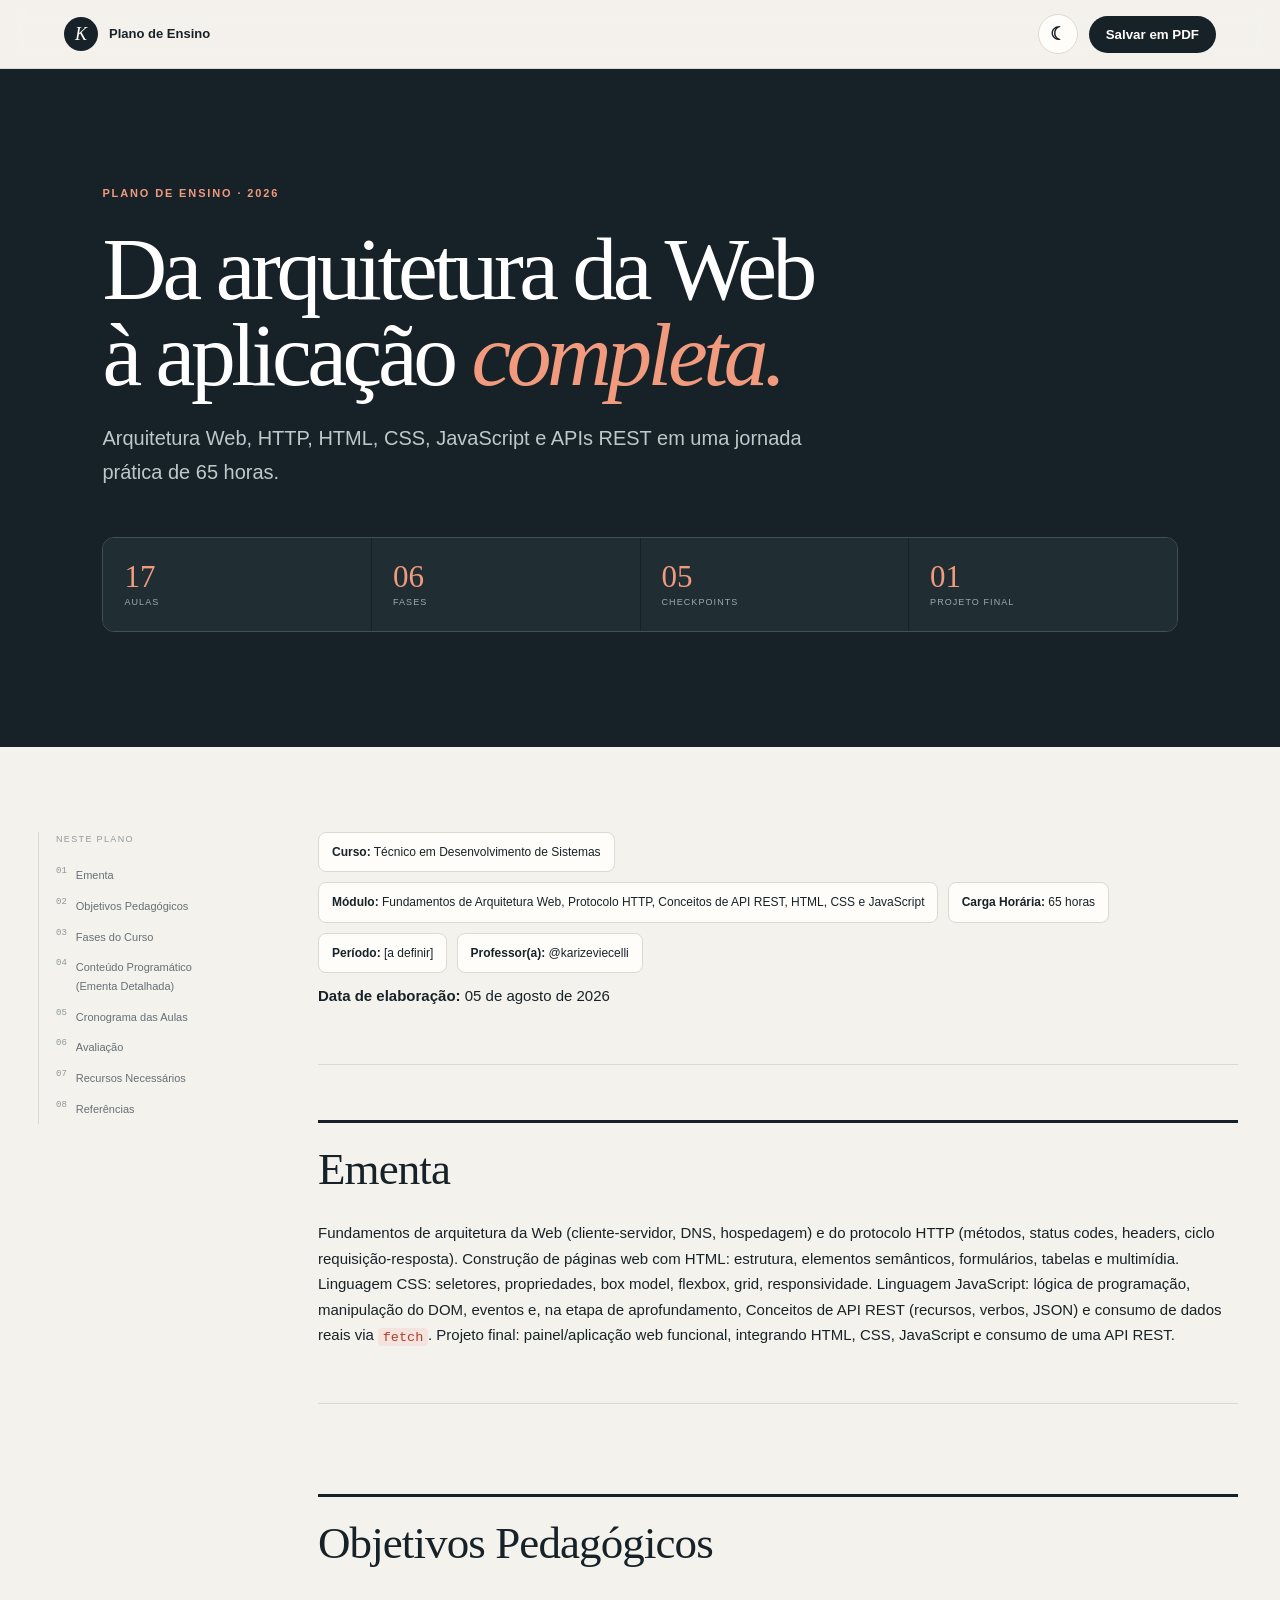
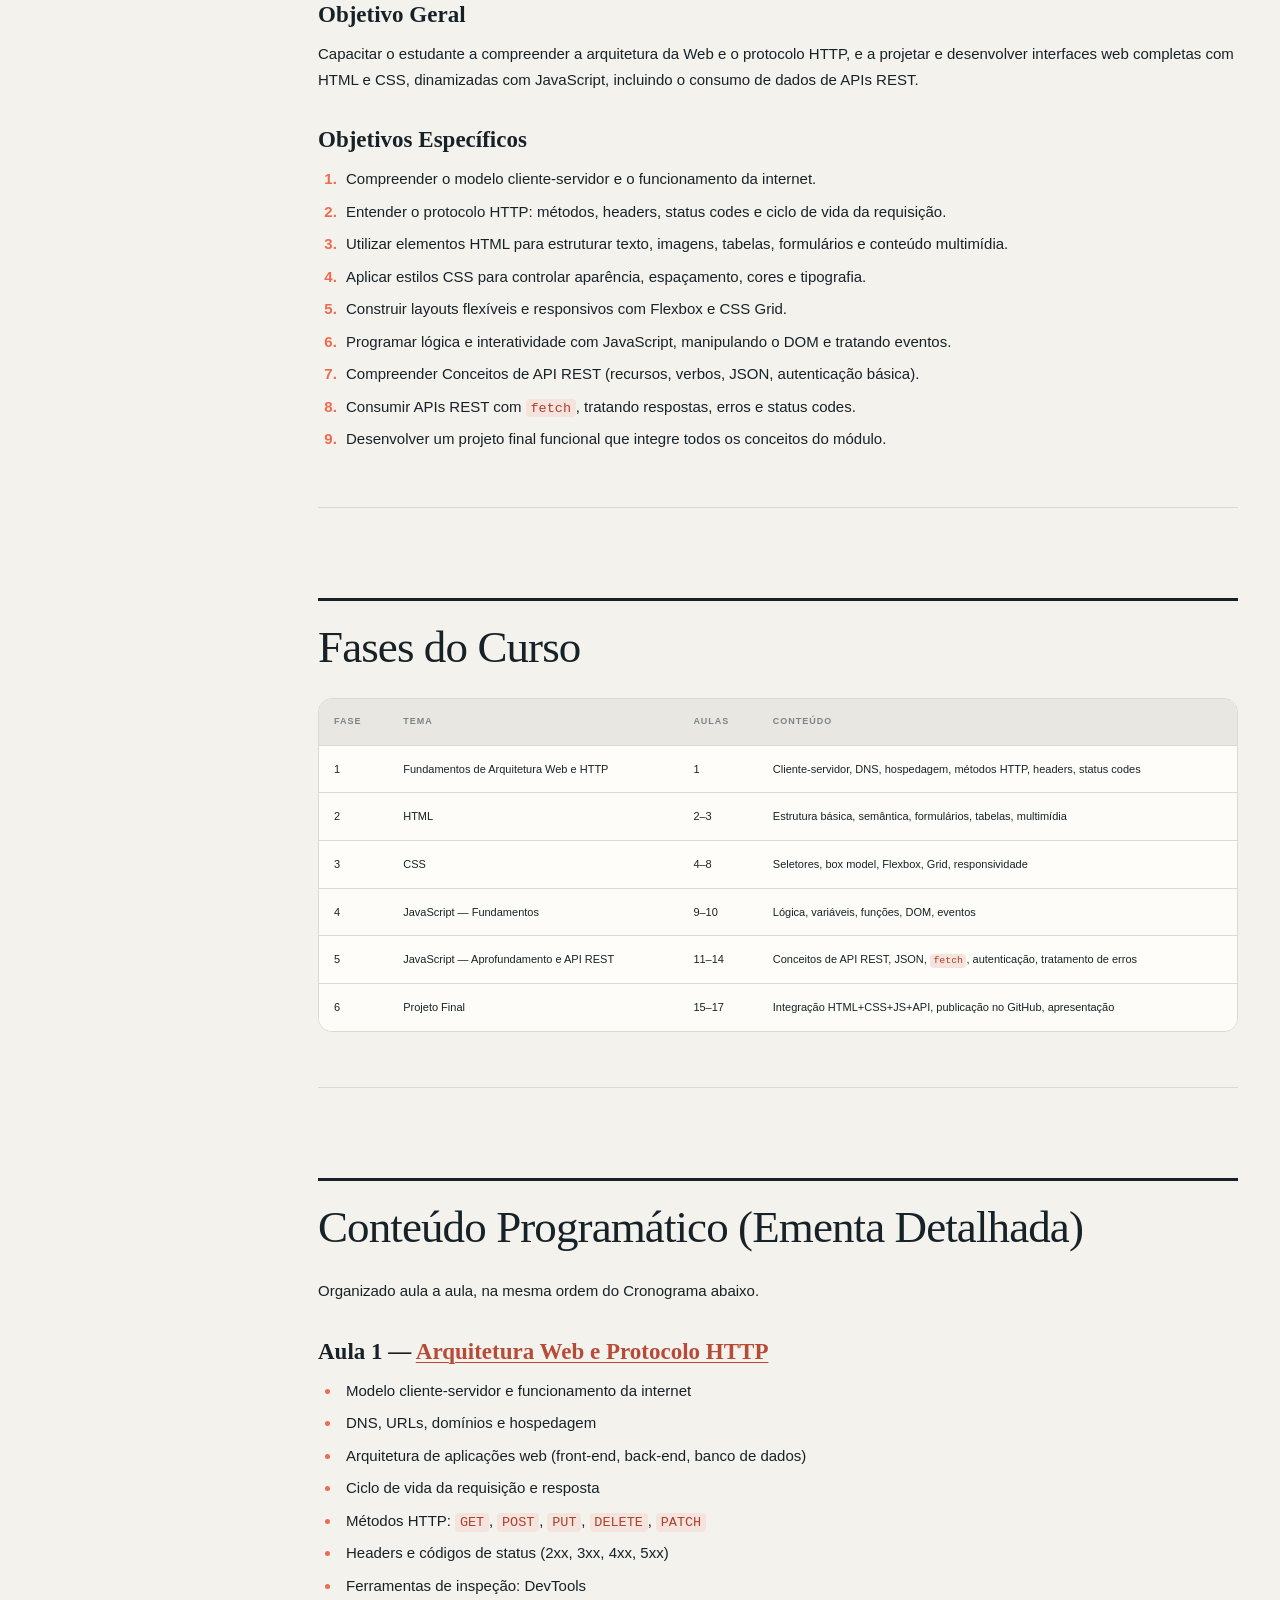
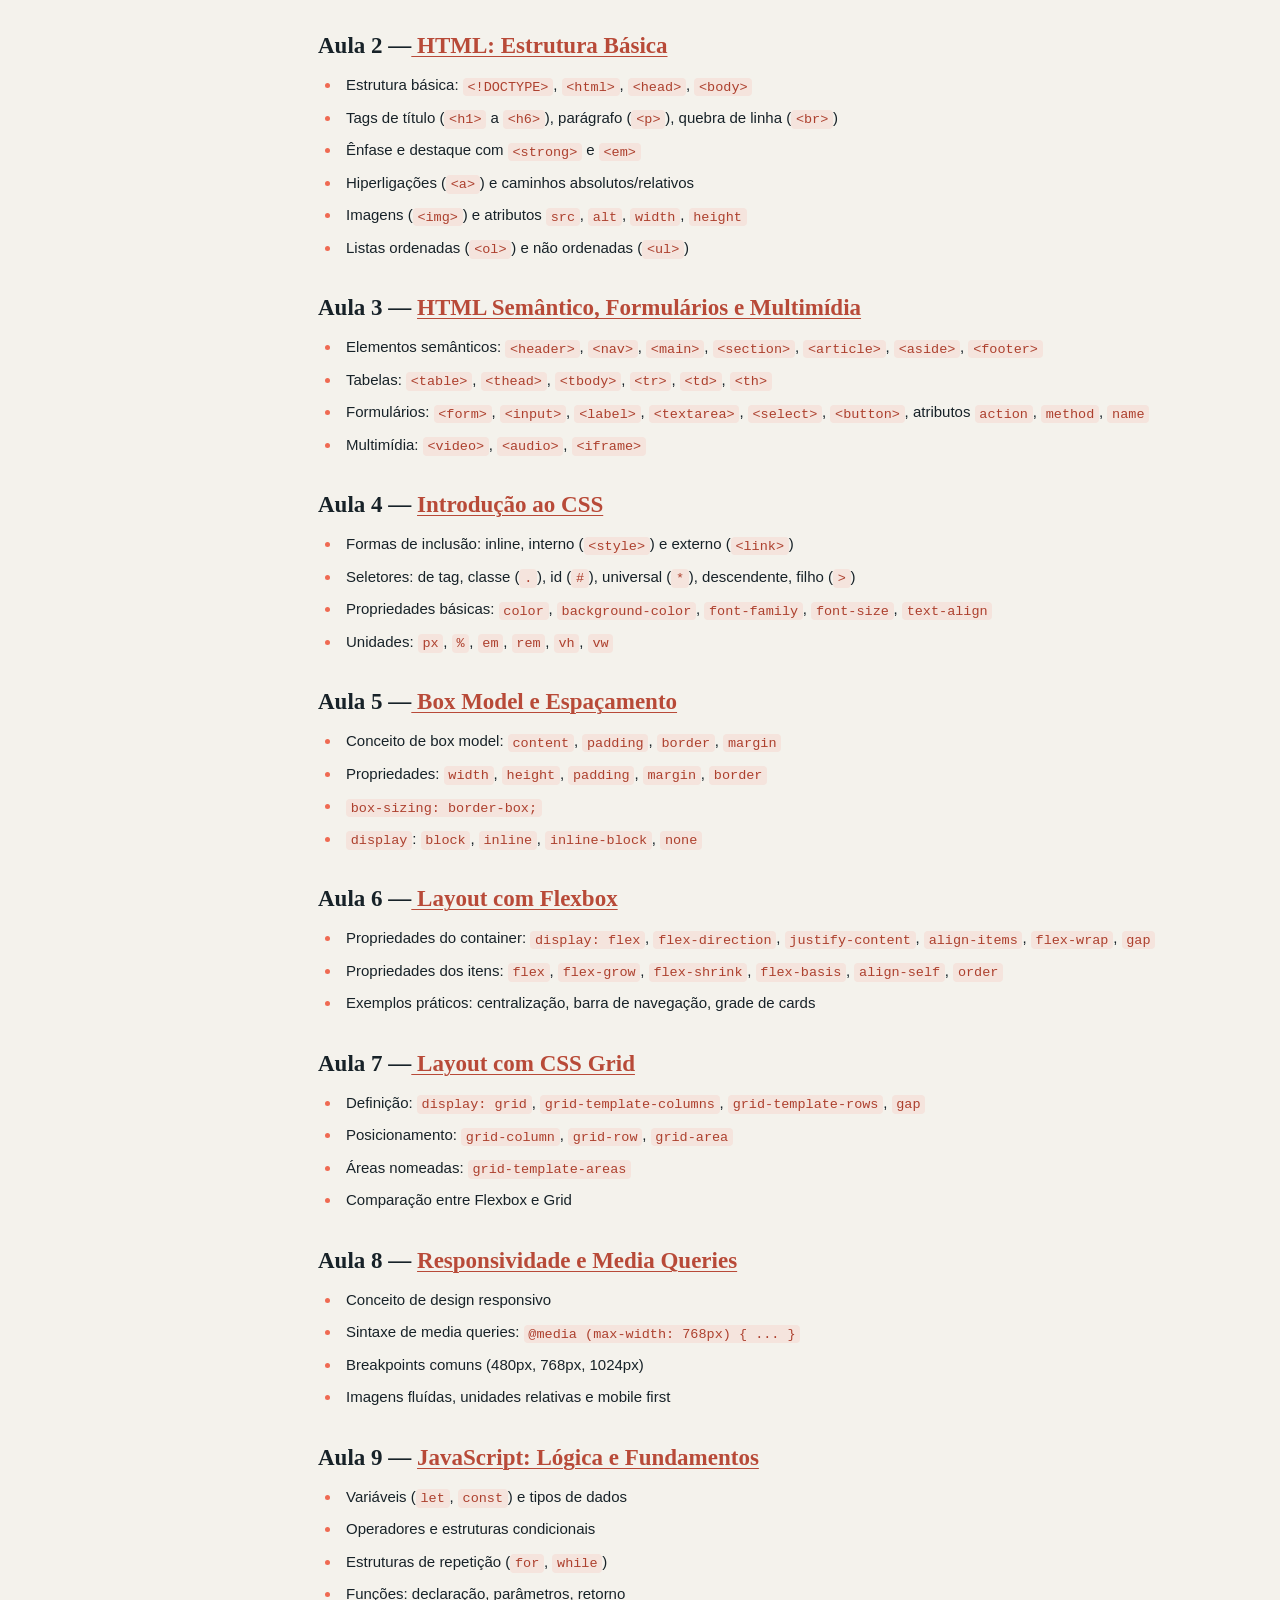
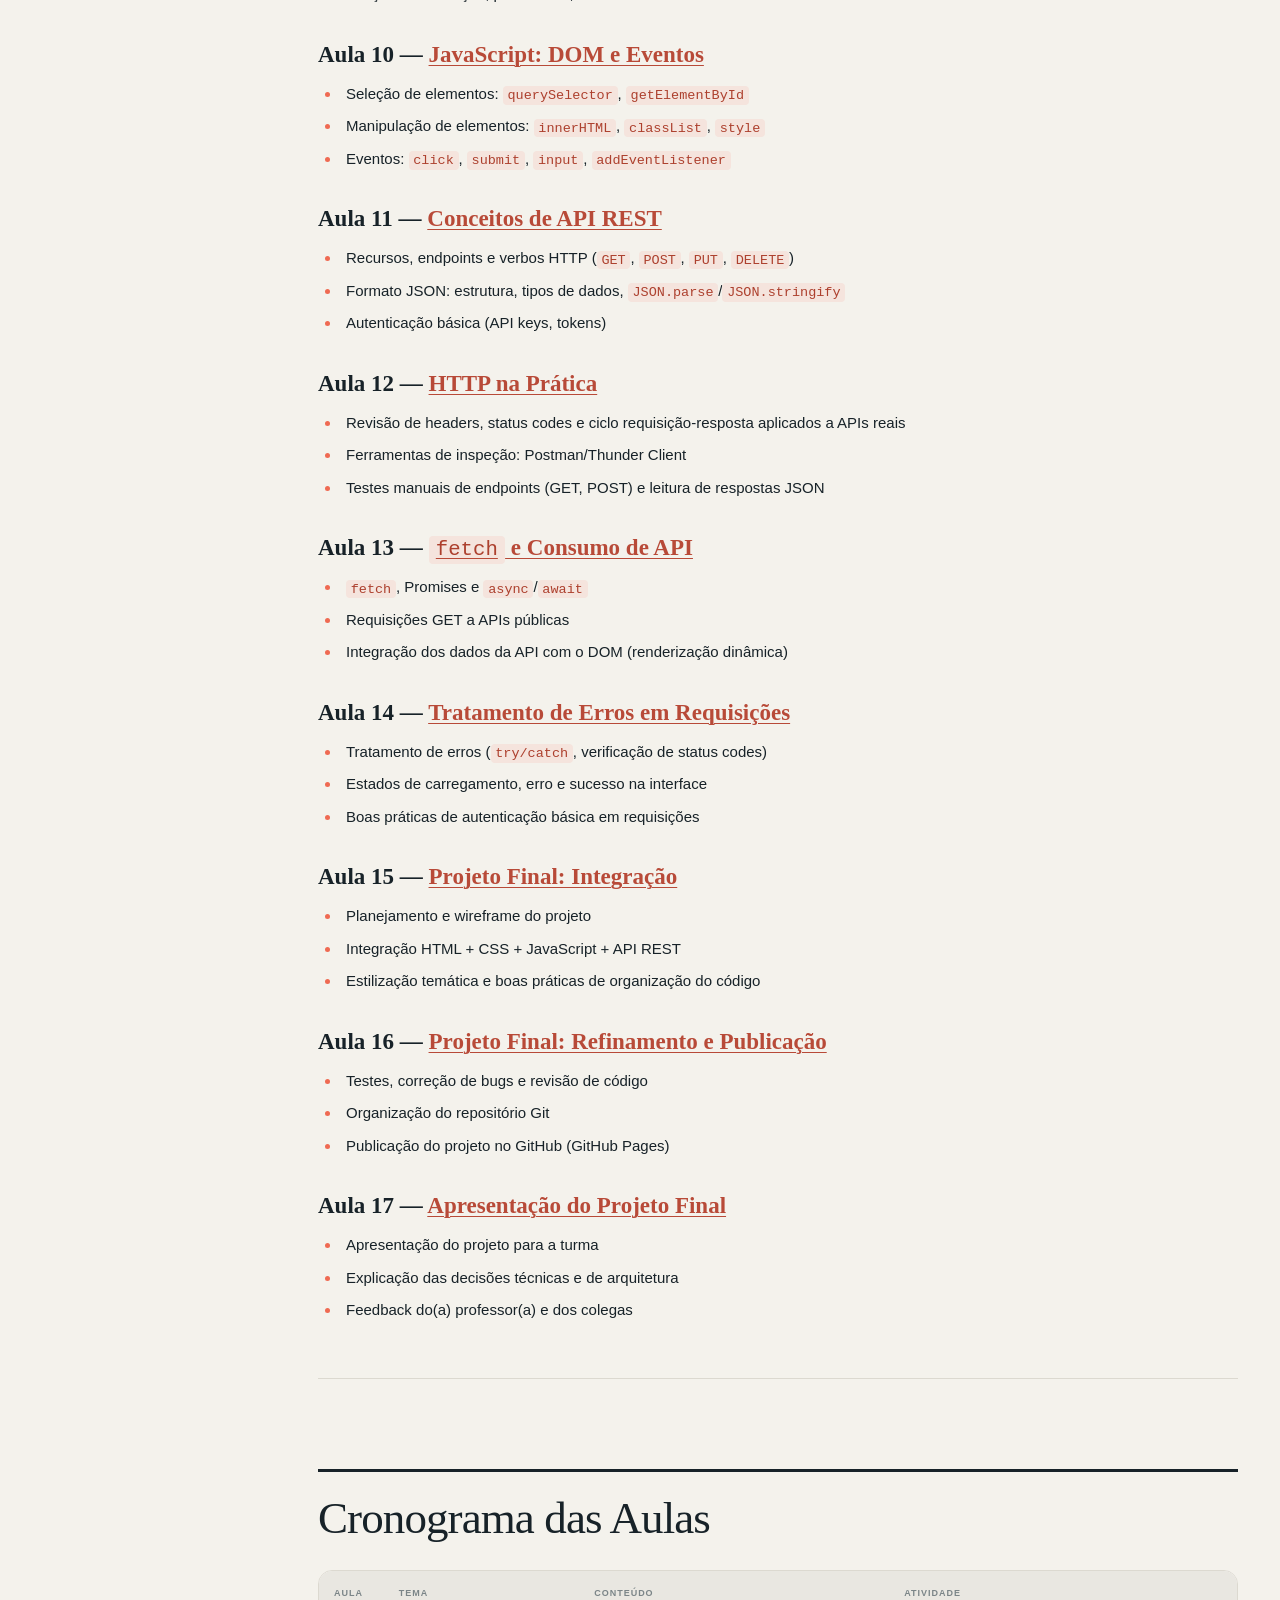
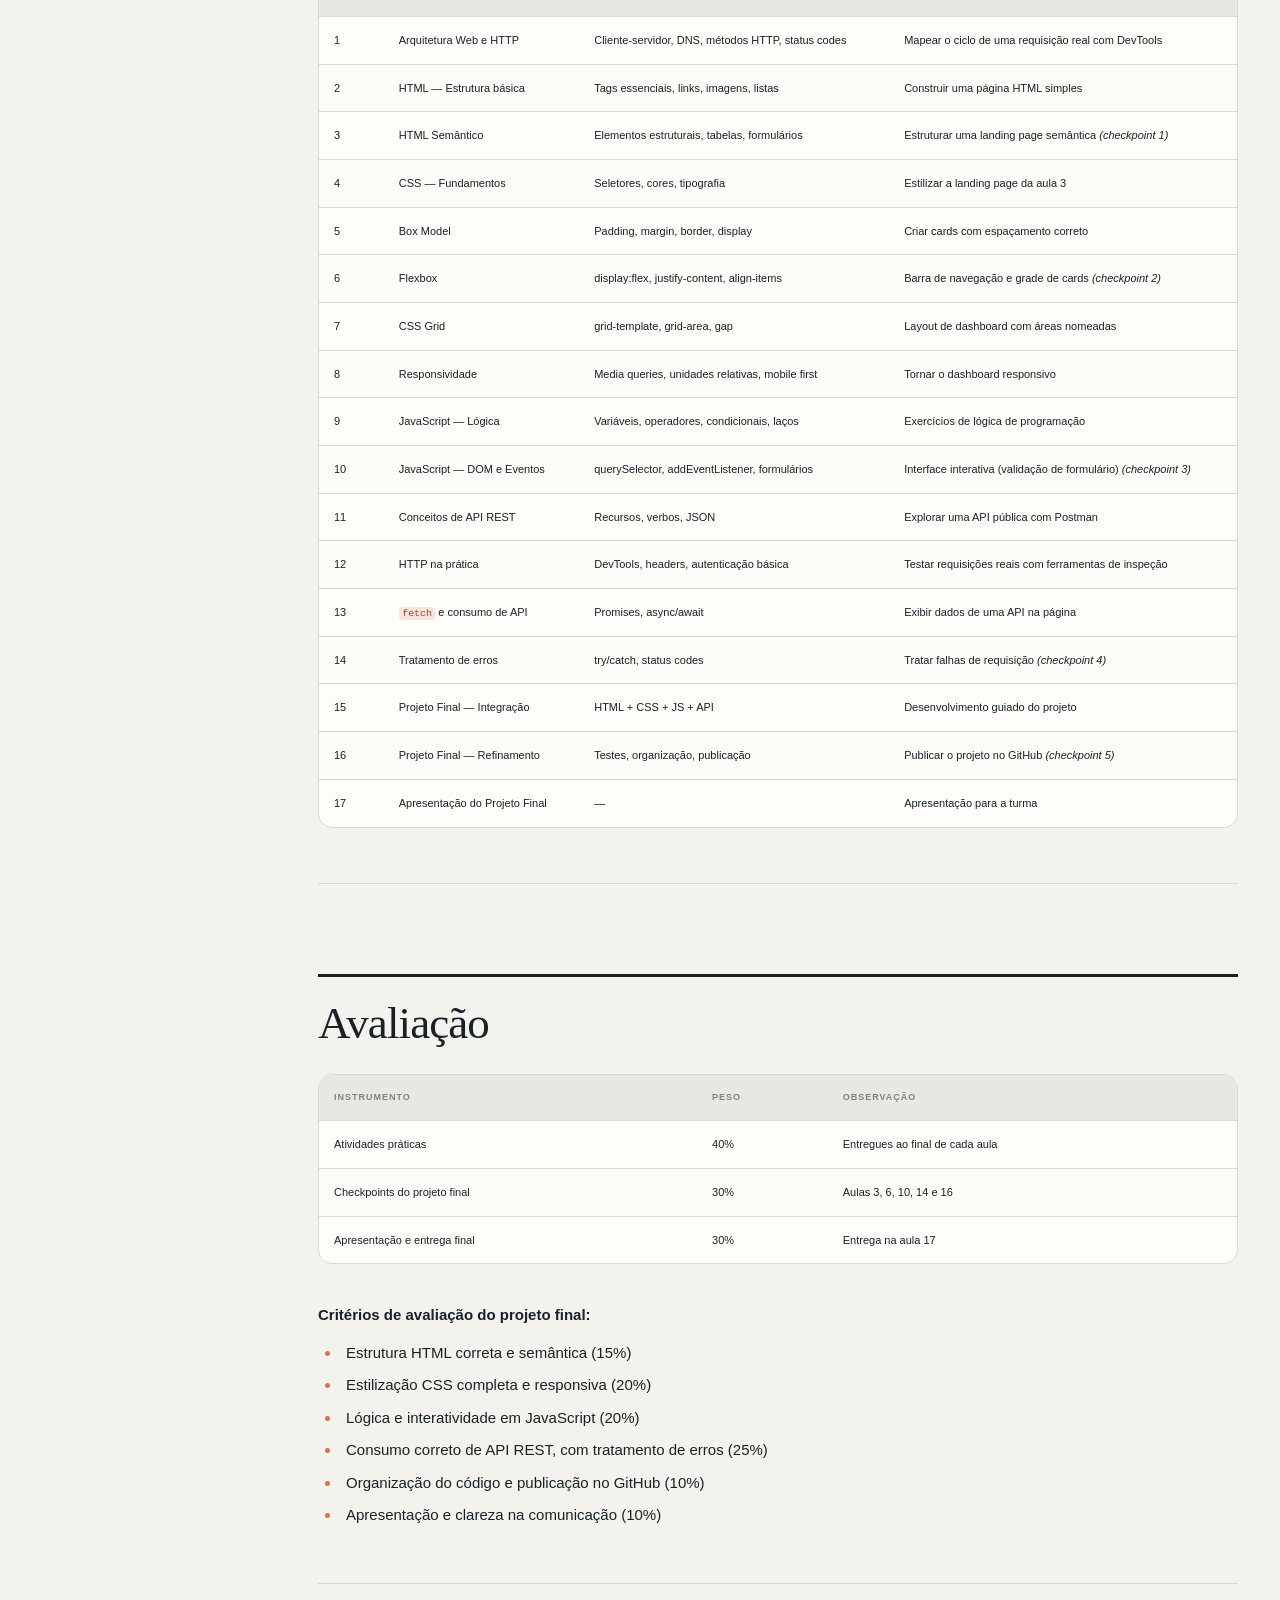
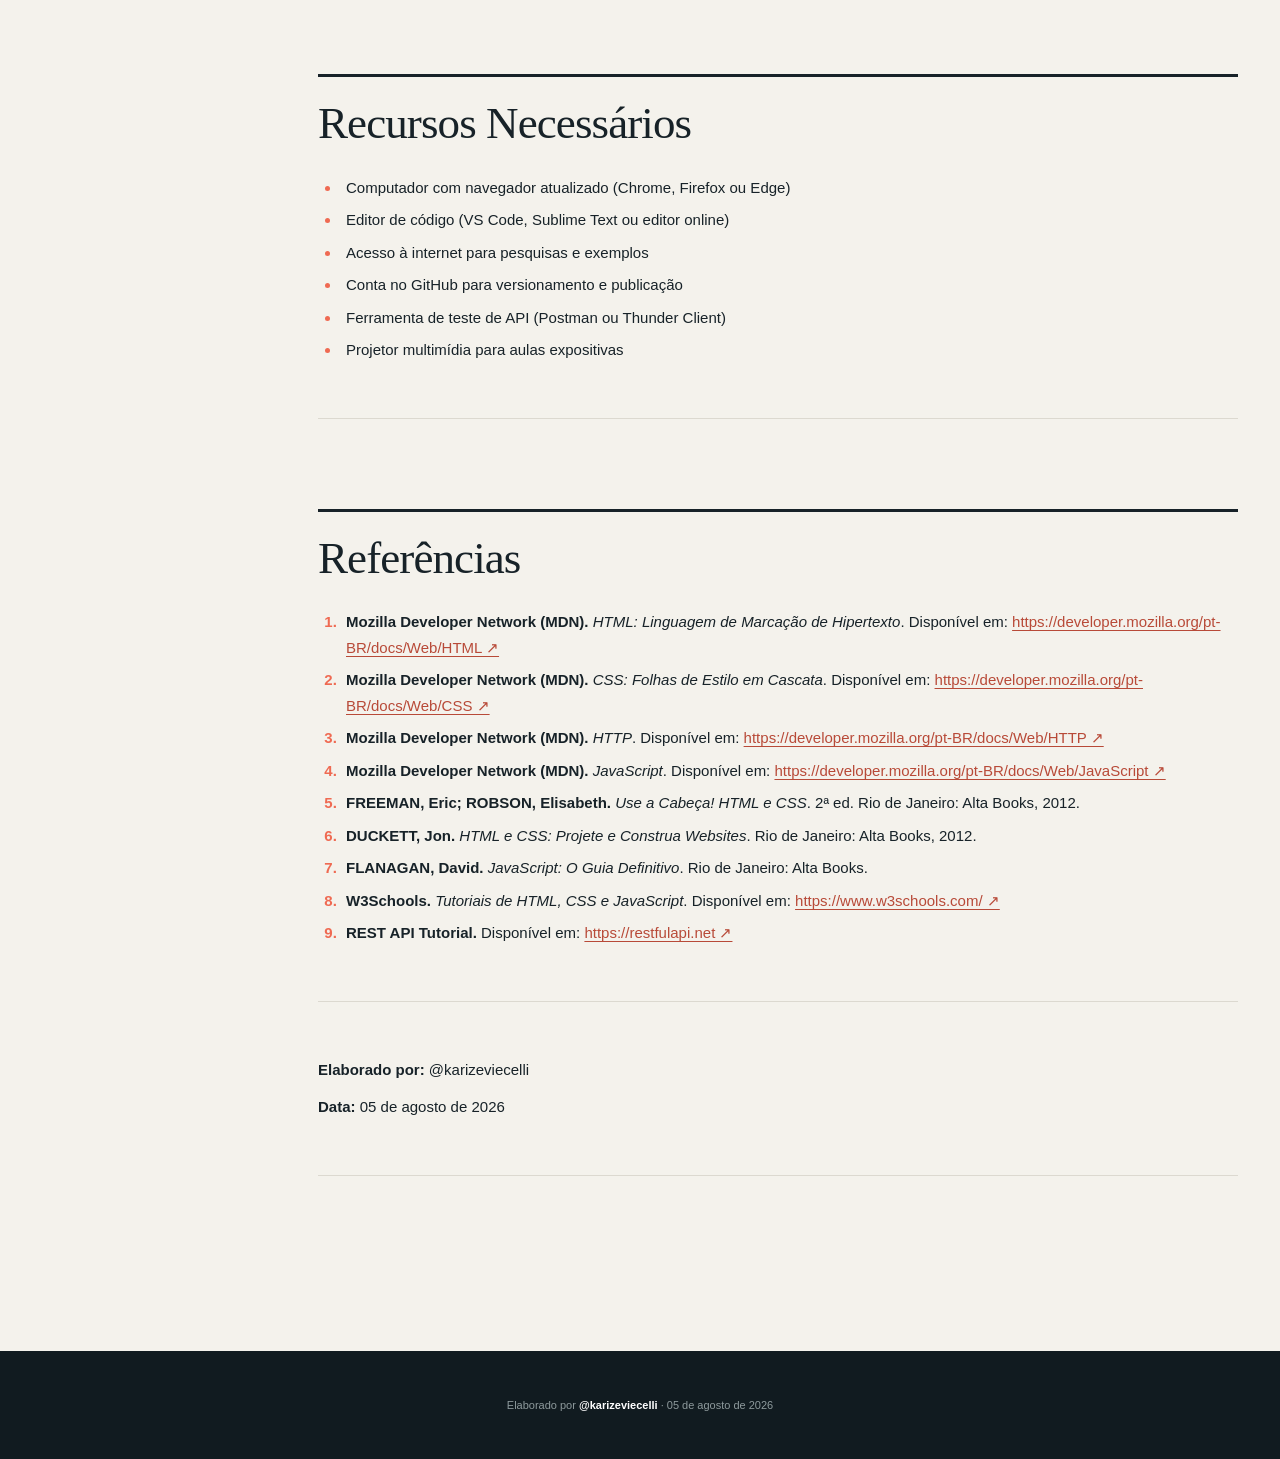
<file: index.html>
<!doctype html>
<html lang="pt-BR">

<head>
    <meta charset="utf-8">
    <meta name="viewport" content="width=device-width, initial-scale=1">
    <meta name="description" content="Plano de ensino de Arquitetura Web, HTTP, API REST, HTML, CSS e JavaScript.">
    <title>Plano de Ensino | Arquitetura Web, HTTP e API REST</title>
    <script>try {document.documentElement.dataset.theme = localStorage.getItem("plano-theme") || ((matchMedia("(prefers-color-scheme: dark)").matches) ? "dark" : "light")} catch (e) { }</script>
    <style>
        :root {
            --ink: #172228;
            --paper: #f4f2ec;
            --card: #fffdfa;
            --line: #dcd9d0;
            --coral: #ef6a52;
            --muted: #657077
        }

        * {
            box-sizing: border-box
        }

        html {
            scroll-behavior: smooth
        }

        body {
            margin: 0;
            background: var(--paper);
            color: var(--ink);
            font: 15px/1.7 Arial, Helvetica, sans-serif
        }

        a {
            color: #b84a38;
            text-decoration-thickness: 1px;
            text-underline-offset: 3px
        }

        code {
            padding: .12em .35em;
            border-radius: 4px;
            background: #f5e4dd;
            color: #ad402e;
            font: 0.9em ui-monospace, monospace
        }

        .bar {
            position: sticky;
            top: 0;
            z-index: 3;
            display: flex;
            justify-content: space-between;
            align-items: center;
            padding: 14px clamp(20px, 5vw, 70px);
            background: rgba(244, 242, 236, .93);
            border-bottom: 1px solid var(--line);
            backdrop-filter: blur(12px)
        }

        .brand,
        .actions {
            display: flex;
            align-items: center;
            gap: 11px
        }

        .brand {
            font-size: 13px;
            font-weight: 700
        }

        .mark {
            width: 34px;
            height: 34px;
            display: grid;
            place-items: center;
            border-radius: 50%;
            background: var(--ink);
            color: var(--card);
            font: italic 18px Georgia, serif
        }

        .bar button {
            border: 0;
            border-radius: 99px;
            padding: 11px 17px;
            background: var(--ink);
            color: var(--card);
            font-weight: 700;
            cursor: pointer
        }

        .bar .theme {
            width: 40px;
            height: 40px;
            padding: 0;
            border: 1px solid var(--line);
            background: var(--card);
            color: var(--ink);
            font-size: 18px
        }

        .hero {
            padding: clamp(65px, 9vw, 115px) clamp(24px, 8vw, 120px);
            background: #172228;
            color: white
        }

        .hero-inner {
            max-width: 1100px;
            margin: auto
        }

        .kicker {
            color: #f19a7d;
            font-size: 11px;
            font-weight: 800;
            letter-spacing: .17em;
            text-transform: uppercase
        }

        .hero h1 {
            max-width: 920px;
            margin: 23px 0;
            font: 500 clamp(43px, 7vw, 92px)/.96 Georgia, serif;
            letter-spacing: -.05em
        }

        .hero h1 em {
            color: #f19a7d;
            font-weight: 400
        }

        .hero p {
            max-width: 710px;
            color: #bec8ca;
            font-size: 20px
        }

        .stats {
            display: grid;
            grid-template-columns: repeat(4, 1fr);
            gap: 1px;
            margin-top: 48px;
            border: 1px solid #435057;
            border-radius: 12px;
            overflow: hidden
        }

        .stats div {
            padding: 21px;
            background: #202e34
        }

        .stats strong,
        .stats span {
            display: block
        }

        .stats strong {
            font: 500 31px Georgia, serif;
            color: #f19a7d
        }

        .stats span {
            color: #9ca9ac;
            font-size: 9px;
            letter-spacing: .12em;
            text-transform: uppercase
        }

        .layout {
            display: grid;
            grid-template-columns: 210px minmax(0, 920px);
            gap: 70px;
            max-width: 1260px;
            margin: auto;
            padding: 85px 28px 120px
        }

        .toc {
            position: sticky;
            top: 100px;
            align-self: start;
            border-left: 1px solid var(--line)
        }

        .toc p {
            margin: 0 0 13px 17px;
            color: #929a9c;
            font-size: 9px;
            letter-spacing: .15em;
            text-transform: uppercase
        }

        .toc a {
            display: flex;
            gap: 9px;
            padding: 6px 17px;
            color: var(--muted);
            text-decoration: none;
            font-size: 11px
        }

        .toc a span {
            color: #8d989b;
            font: 9px ui-monospace, monospace
        }

        .toc a:hover {
            color: var(--coral)
        }

        article {
            min-width: 0
        }

        article>p {
            margin: 0 0 12px
        }

        article>p:first-of-type,
        article>p:nth-of-type(2),
        article>p:nth-of-type(3),
        article>p:nth-of-type(4),
        article>p:nth-of-type(5) {
            display: inline-block;
            margin: 0 5px 10px 0;
            padding: 9px 13px;
            border: 1px solid var(--line);
            border-radius: 8px;
            background: var(--card);
            font-size: 12px
        }

        h2 {
            scroll-margin-top: 90px;
            margin: 90px 0 27px;
            padding-top: 22px;
            border-top: 3px solid var(--ink);
            font: 500 clamp(30px, 4vw, 45px)/1.08 Georgia, serif;
            letter-spacing: -.02em
        }

        h2:first-of-type {
            margin-top: 10px
        }

        h3 {
            margin: 35px 0 13px;
            font: 600 23px Georgia, serif
        }

        h4 {
            margin: 27px 0 8px;
            color: var(--coral);
            font-size: 13px;
            text-transform: uppercase;
            letter-spacing: .08em
        }

        hr {
            margin: 55px 0;
            border: 0;
            border-top: 1px solid var(--line)
        }

        ul,
        ol {
            margin: 12px 0 25px;
            padding-left: 23px
        }

        li {
            margin: 7px 0;
            padding-left: 5px
        }

        li::marker {
            color: var(--coral);
            font-weight: 700
        }

        .table-wrap {
            margin: 24px 0 38px;
            overflow: auto;
            border: 1px solid var(--line);
            border-radius: 14px;
            background: var(--card)
        }

        table {
            width: 100%;
            min-width: 680px;
            border-collapse: collapse;
            font-size: 11px
        }

        th {
            padding: 15px;
            text-align: left;
            background: #e9e7e1;
            color: #7b8588;
            font-size: 9px;
            letter-spacing: .11em;
            text-transform: uppercase
        }

        td {
            padding: 14px 15px;
            border-top: 1px solid var(--line);
            vertical-align: top
        }

        tbody tr:nth-child(even) {
            background: color-mix(in srgb, var(--card) 88%, var(--paper))
        }

        .end {
            padding: 45px 25px;
            background: #111b20;
            color: #8e9a9c;
            text-align: center;
            font-size: 11px
        }

        .end strong {
            color: white
        }

        :root[data-theme="dark"] {
            color-scheme: dark;
            --ink: #eef2f1;
            --paper: #0f181c;
            --card: #17242a;
            --line: #344249;
            --muted: #a9b4b6
        }

        :root[data-theme="dark"] .bar {
            background: rgba(15, 24, 28, .93)
        }

        :root[data-theme="dark"] th {
            background: #202e34;
            color: #aab5b7
        }

        :root[data-theme="dark"] a {
            color: #f08a74
        }

        @media(max-width:850px) {
            .layout {
                display: block;
                padding-top: 55px
            }

            .toc {
                display: none
            }

            .stats {
                grid-template-columns: 1fr 1fr
            }

            .hero p {
                font-size: 17px
            }
        }

        @media(max-width:520px) {
            .hero {
                padding-inline: 20px
            }

            .hero h1 {
                font-size: 46px
            }

            .bar .label {
                display: none
            }

            .bar button:not(.theme) {
                display: none
            }

            .stats div {
                padding: 16px
            }

            h2 {
                font-size: 32px
            }

            .layout {
                padding-inline: 17px
            }

            article>p:first-of-type,
            article>p:nth-of-type(2),
            article>p:nth-of-type(3),
            article>p:nth-of-type(4),
            article>p:nth-of-type(5) {
                display: block
            }
        }

        @media print {

            .bar,
            .toc {
                display: none
            }

            :root[data-theme="dark"] {
                --ink: #172228;
                --paper: white;
                --card: white;
                --line: #dcd9d0;
                --muted: #657077
            }

            .hero {
                padding: 35px;
                background: white;
                color: var(--ink)
            }

            .hero p {
                color: #555
            }

            .layout {
                display: block;
                padding: 35px 0
            }

            h2 {
                break-after: avoid
            }

            .table-wrap,
            ul,
            ol {
                break-inside: avoid
            }

            .end {
                background: white;
                color: #555
            }
        }
    </style>
</head>

<body>
    <header class="bar">
        <div class="brand"><span class="mark">K</span><span class="label">Plano de Ensino</span></div>
        <div class="actions"><button class="theme" id="theme-toggle" onclick="toggleTheme()"
                aria-label="Alternar tema">☾</button><button onclick="window.print()">Salvar em PDF</button></div>
    </header>
    <section class="hero">
        <div class="hero-inner">
            <div class="kicker">Plano de ensino · 2026</div>
            <h1>Da arquitetura da Web<br>à aplicação <em>completa.</em></h1>
            <p>Arquitetura Web, HTTP, HTML, CSS, JavaScript e APIs REST em uma jornada prática de 65 horas.</p>
            <div class="stats">
                <div><strong>17</strong><span>aulas</span></div>
                <div><strong>06</strong><span>fases</span></div>
                <div><strong>05</strong><span>checkpoints</span></div>
                <div><strong>01</strong><span>projeto final</span></div>
            </div>
        </div>
    </section>
    <div class="layout">
        <aside class="toc">
            <p>Neste plano</p><a href="#ementa"><span>01</span>Ementa</a><a
                href="#objetivos-pedagogicos"><span>02</span>Objetivos Pedagógicos</a><a
                href="#fases-do-curso"><span>03</span>Fases do Curso</a><a
                href="#conteudo-programatico-ementa-detalhada"><span>04</span>Conteúdo Programático (Ementa
                Detalhada)</a><a href="#cronograma-das-aulas"><span>05</span>Cronograma das Aulas</a><a
                href="#avaliacao"><span>06</span>Avaliação</a><a href="#recursos-necessarios"><span>07</span>Recursos
                Necessários</a><a href="#referencias"><span>08</span>Referências</a>
        </aside>
        <article>
            <p><strong>Curso:</strong> Técnico em Desenvolvimento de Sistemas</p>
            <p><strong>Módulo:</strong> Fundamentos de Arquitetura Web, Protocolo HTTP, Conceitos de API REST, HTML, CSS
                e JavaScript</p>
            <p><strong>Carga Horária:</strong> 65 horas</p>
            <p><strong>Período:</strong> [a definir]</p>
            <p><strong>Professor(a):</strong> @karizeviecelli</p>
            <p><strong>Data de elaboração:</strong> 05 de agosto de 2026</p>
            <hr>
            <h2 id="ementa">Ementa</h2>
            <p>Fundamentos de arquitetura da Web (cliente-servidor, DNS, hospedagem) e do protocolo HTTP (métodos,
                status codes, headers, ciclo requisição-resposta). Construção de páginas web com HTML: estrutura,
                elementos semânticos, formulários, tabelas e multimídia. Linguagem CSS: seletores, propriedades, box
                model, flexbox, grid, responsividade. Linguagem JavaScript: lógica de programação, manipulação do DOM,
                eventos e, na etapa de aprofundamento, Conceitos de API REST (recursos, verbos, JSON) e consumo de dados
                reais via <code>fetch</code>. Projeto final: painel/aplicação web funcional, integrando HTML, CSS,
                JavaScript e consumo de uma API REST.</p>
            <hr>
            <h2 id="objetivos-pedagogicos">Objetivos Pedagógicos</h2>
            <h3>Objetivo Geral</h3>
            <p>Capacitar o estudante a compreender a arquitetura da Web e o protocolo HTTP, e a projetar e desenvolver
                interfaces web completas com HTML e CSS, dinamizadas com JavaScript, incluindo o consumo de dados de
                APIs REST.</p>
            <h3>Objetivos Específicos</h3>
            <ol>
                <li>Compreender o modelo cliente-servidor e o funcionamento da internet.</li>
                <li>Entender o protocolo HTTP: métodos, headers, status codes e ciclo de vida da requisição.</li>
                <li>Utilizar elementos HTML para estruturar texto, imagens, tabelas, formulários e conteúdo multimídia.
                </li>
                <li>Aplicar estilos CSS para controlar aparência, espaçamento, cores e tipografia.</li>
                <li>Construir layouts flexíveis e responsivos com Flexbox e CSS Grid.</li>
                <li>Programar lógica e interatividade com JavaScript, manipulando o DOM e tratando eventos.</li>
                <li>Compreender Conceitos de API REST (recursos, verbos, JSON, autenticação básica).</li>
                <li>Consumir APIs REST com <code>fetch</code>, tratando respostas, erros e status codes.</li>
                <li>Desenvolver um projeto final funcional que integre todos os conceitos do módulo.</li>
            </ol>
            <hr>
            <h2 id="fases-do-curso">Fases do Curso</h2>
            <div class="table-wrap">
                <table>
                    <thead>
                        <tr>
                            <th>Fase</th>
                            <th>Tema</th>
                            <th>Aulas</th>
                            <th>Conteúdo</th>
                        </tr>
                    </thead>
                    <tbody>
                        <tr>
                            <td>1</td>
                            <td>Fundamentos de Arquitetura Web e HTTP</td>
                            <td>1</td>
                            <td>Cliente-servidor, DNS, hospedagem, métodos HTTP, headers, status codes</td>
                        </tr>
                        <tr>
                            <td>2</td>
                            <td>HTML</td>
                            <td>2–3</td>
                            <td>Estrutura básica, semântica, formulários, tabelas, multimídia</td>
                        </tr>
                        <tr>
                            <td>3</td>
                            <td>CSS</td>
                            <td>4–8</td>
                            <td>Seletores, box model, Flexbox, Grid, responsividade</td>
                        </tr>
                        <tr>
                            <td>4</td>
                            <td>JavaScript — Fundamentos</td>
                            <td>9–10</td>
                            <td>Lógica, variáveis, funções, DOM, eventos</td>
                        </tr>
                        <tr>
                            <td>5</td>
                            <td>JavaScript — Aprofundamento e API REST</td>
                            <td>11–14</td>
                            <td>Conceitos de API REST, JSON, <code>fetch</code>, autenticação, tratamento de erros</td>
                        </tr>
                        <tr>
                            <td>6</td>
                            <td>Projeto Final</td>
                            <td>15–17</td>
                            <td>Integração HTML+CSS+JS+API, publicação no GitHub, apresentação</td>
                        </tr>
                    </tbody>
                </table>
            </div>
            <hr>
            <h2 id="conteudo-programatico-ementa-detalhada">Conteúdo Programático (Ementa Detalhada)</h2>
            <p>Organizado aula a aula, na mesma ordem do Cronograma abaixo.</p>
            <h3>Aula 1 — <a href="Aula 01/a01_exposicao.html" target="_blank" rel="noopener noreferrer">Arquitetura Web e Protocolo HTTP</a></h3>
            <ul>
                <li>Modelo cliente-servidor e funcionamento da internet</li>
                <li>DNS, URLs, domínios e hospedagem</li>
                <li>Arquitetura de aplicações web (front-end, back-end, banco de dados)</li>
                <li>Ciclo de vida da requisição e resposta</li>
                <li>Métodos HTTP: <code>GET</code>, <code>POST</code>, <code>PUT</code>, <code>DELETE</code>,
                    <code>PATCH</code></li>
                <li>Headers e códigos de status (2xx, 3xx, 4xx, 5xx)</li>
                <li>Ferramentas de inspeção: DevTools</li>
            </ul>
            <h3>Aula 2 —<a href="Aula 02/a02_exposicao.html" target="_blank" rel="noopener noreferrer"> HTML: Estrutura Básica</a></h3>
            <ul>
                <li>Estrutura básica: <code>&lt;!DOCTYPE&gt;</code>, <code>&lt;html&gt;</code>,
                    <code>&lt;head&gt;</code>, <code>&lt;body&gt;</code></li>
                <li>Tags de título (<code>&lt;h1&gt;</code> a <code>&lt;h6&gt;</code>), parágrafo
                    (<code>&lt;p&gt;</code>), quebra de linha (<code>&lt;br&gt;</code>)</li>
                <li>Ênfase e destaque com <code>&lt;strong&gt;</code> e <code>&lt;em&gt;</code></li>
                <li>Hiperligações (<code>&lt;a&gt;</code>) e caminhos absolutos/relativos</li>
                <li>Imagens (<code>&lt;img&gt;</code>) e atributos <code>src</code>, <code>alt</code>,
                    <code>width</code>, <code>height</code></li>
                <li>Listas ordenadas (<code>&lt;ol&gt;</code>) e não ordenadas (<code>&lt;ul&gt;</code>)</li>
            </ul>
            <h3>Aula 3 — <a href="Aula 03/a03_exposicao.html" target="_blank" rel="noopener noreferrer">HTML Semântico, Formulários e Multimídia</a></h3>
            <ul>
                <li>Elementos semânticos: <code>&lt;header&gt;</code>, <code>&lt;nav&gt;</code>,
                    <code>&lt;main&gt;</code>, <code>&lt;section&gt;</code>, <code>&lt;article&gt;</code>,
                    <code>&lt;aside&gt;</code>, <code>&lt;footer&gt;</code></li>
                <li>Tabelas: <code>&lt;table&gt;</code>, <code>&lt;thead&gt;</code>, <code>&lt;tbody&gt;</code>,
                    <code>&lt;tr&gt;</code>, <code>&lt;td&gt;</code>, <code>&lt;th&gt;</code></li>
                <li>Formulários: <code>&lt;form&gt;</code>, <code>&lt;input&gt;</code>, <code>&lt;label&gt;</code>,
                    <code>&lt;textarea&gt;</code>, <code>&lt;select&gt;</code>, <code>&lt;button&gt;</code>, atributos
                    <code>action</code>, <code>method</code>, <code>name</code></li>
                <li>Multimídia: <code>&lt;video&gt;</code>, <code>&lt;audio&gt;</code>, <code>&lt;iframe&gt;</code></li>
            </ul>
            <h3>Aula 4 — <a href="Aula 04/a04_exposicao.html" target="_blank" rel="noopener noreferrer"> Introdução ao CSS</a></h3>
            <ul>
                <li>Formas de inclusão: inline, interno (<code>&lt;style&gt;</code>) e externo
                    (<code>&lt;link&gt;</code>)</li>
                <li>Seletores: de tag, classe (<code>.</code>), id (<code>#</code>), universal (<code>*</code>),
                    descendente, filho (<code>&gt;</code>)</li>
                <li>Propriedades básicas: <code>color</code>, <code>background-color</code>, <code>font-family</code>,
                    <code>font-size</code>, <code>text-align</code></li>
                <li>Unidades: <code>px</code>, <code>%</code>, <code>em</code>, <code>rem</code>, <code>vh</code>,
                    <code>vw</code></li>
            </ul>
            <h3>Aula 5 —<a href="Aula 05/a05_exposicao.html" target="_blank" rel="noopener noreferrer"> Box Model e Espaçamento</a></h3>
            <ul>
                <li>Conceito de box model: <code>content</code>, <code>padding</code>, <code>border</code>,
                    <code>margin</code></li>
                <li>Propriedades: <code>width</code>, <code>height</code>, <code>padding</code>, <code>margin</code>,
                    <code>border</code></li>
                <li><code>box-sizing: border-box;</code></li>
                <li><code>display</code>: <code>block</code>, <code>inline</code>, <code>inline-block</code>,
                    <code>none</code></li>
            </ul>
            <h3>Aula 6 —<a href="Aula  06/a06_exposicao.html" target="_blank" rel="noopener noreferrer"> Layout com Flexbox</a></h3>
            <ul>
                <li>Propriedades do container: <code>display: flex</code>, <code>flex-direction</code>,
                    <code>justify-content</code>, <code>align-items</code>, <code>flex-wrap</code>, <code>gap</code>
                </li>
                <li>Propriedades dos itens: <code>flex</code>, <code>flex-grow</code>, <code>flex-shrink</code>,
                    <code>flex-basis</code>, <code>align-self</code>, <code>order</code></li>
                <li>Exemplos práticos: centralização, barra de navegação, grade de cards</li>
            </ul>
            <h3>Aula 7 —<a href="Aula 07/a07_exposicao.html" target="_blank" rel="noopener noreferrer"> Layout com CSS Grid</a></h3>
            <ul>
                <li>Definição: <code>display: grid</code>, <code>grid-template-columns</code>,
                    <code>grid-template-rows</code>, <code>gap</code></li>
                <li>Posicionamento: <code>grid-column</code>, <code>grid-row</code>, <code>grid-area</code></li>
                <li>Áreas nomeadas: <code>grid-template-areas</code></li>
                <li>Comparação entre Flexbox e Grid</li>
            </ul>
            <h3>Aula 8 — <a href="Aula 08/a08_exposicao.html" target="_blank" rel="noopener noreferrer">Responsividade e Media Queries</a></h3>
            <ul>
                <li>Conceito de design responsivo</li>
                <li>Sintaxe de media queries: <code>@media (max-width: 768px) { ... }</code></li>
                <li>Breakpoints comuns (480px, 768px, 1024px)</li>
                <li>Imagens fluídas, unidades relativas e mobile first</li>
            </ul>
            <h3>Aula 9 — <a href="Aula 09/a09_exposicao.html" target="_blank" rel="noopener noreferrer">JavaScript: Lógica e Fundamentos</a></h3>
            <ul>
                <li>Variáveis (<code>let</code>, <code>const</code>) e tipos de dados</li>
                <li>Operadores e estruturas condicionais</li>
                <li>Estruturas de repetição (<code>for</code>, <code>while</code>)</li>
                <li>Funções: declaração, parâmetros, retorno</li>
            </ul>
            <h3>Aula 10 — <a href="Aula 10/a10_exposicao.html" target="_blank" rel="noopener noreferrer">JavaScript: DOM e Eventos</a></h3>
            <ul>
                <li>Seleção de elementos: <code>querySelector</code>, <code>getElementById</code></li>
                <li>Manipulação de elementos: <code>innerHTML</code>, <code>classList</code>, <code>style</code></li>
                <li>Eventos: <code>click</code>, <code>submit</code>, <code>input</code>, <code>addEventListener</code>
                </li>
            </ul>
            <h3>Aula 11 — <a href="Aula 11/a11_exposicao.html" target="_blank" rel="noopener noreferrer">Conceitos de API REST</a></h3>
            <ul>
                <li>Recursos, endpoints e verbos HTTP (<code>GET</code>, <code>POST</code>, <code>PUT</code>,
                    <code>DELETE</code>)</li>
                <li>Formato JSON: estrutura, tipos de dados, <code>JSON.parse</code>/<code>JSON.stringify</code></li>
                <li>Autenticação básica (API keys, tokens)</li>
            </ul>
            <h3>Aula 12 — <a href="Aula 12/a12_exposicao.html" target="_blank" rel="noopener noreferrer">HTTP na Prática</a></h3>
            <ul>
                <li>Revisão de headers, status codes e ciclo requisição-resposta aplicados a APIs reais</li>
                <li>Ferramentas de inspeção: Postman/Thunder Client</li>
                <li>Testes manuais de endpoints (GET, POST) e leitura de respostas JSON</li>
            </ul>
            <h3>Aula 13 — <a href="Aula 13/a13_exposicao.html" target="_blank" rel="noopener noreferrer"><code>fetch</code> e Consumo de API</a></h3>
            <ul>
                <li><code>fetch</code>, Promises e <code>async</code>/<code>await</code></li>
                <li>Requisições GET a APIs públicas</li>
                <li>Integração dos dados da API com o DOM (renderização dinâmica)</li>
            </ul>
            <h3>Aula 14 — <a href="Aula 14/a14_exposicao.html" target="_blank" rel="noopener noreferrer">Tratamento de Erros em Requisições</a></h3>
            <ul>
                <li>Tratamento de erros (<code>try/catch</code>, verificação de status codes)</li>
                <li>Estados de carregamento, erro e sucesso na interface</li>
                <li>Boas práticas de autenticação básica em requisições</li>
            </ul>
            <h3>Aula 15 — <a href="Aula 15/a15_exposicao.html" target="_blank" rel="noopener noreferrer">Projeto Final: Integração</a></h3>
            <ul>
                <li>Planejamento e wireframe do projeto</li>
                <li>Integração HTML + CSS + JavaScript + API REST</li>
                <li>Estilização temática e boas práticas de organização do código</li>
            </ul>
            <h3>Aula 16 — <a href="Aula 16/a16_exposicao.html" target="_blank" rel="noopener noreferrer">Projeto Final: Refinamento e Publicação</a></h3>
            <ul>
                <li>Testes, correção de bugs e revisão de código</li>
                <li>Organização do repositório Git</li>
                <li>Publicação do projeto no GitHub (GitHub Pages)</li>
            </ul>
            <h3>Aula 17 — <a href="Aula 17/a17_exposicao.html" target="_blank" rel="noopener noreferrer">Apresentação do Projeto Final</a></h3>
            <ul>
                <li>Apresentação do projeto para a turma</li>
                <li>Explicação das decisões técnicas e de arquitetura</li>
                <li>Feedback do(a) professor(a) e dos colegas</li>
            </ul>
            <hr>
            <h2 id="cronograma-das-aulas">Cronograma das Aulas</h2>
            <div class="table-wrap">
                <table>
                    <thead>
                        <tr>
                            <th>Aula</th>
                            <th>Tema</th>
                            <th>Conteúdo</th>
                            <th>Atividade</th>
                        </tr>
                    </thead>
                    <tbody>
                        <tr>
                            <td>1</td>
                            <td>Arquitetura Web e HTTP</td>
                            <td>Cliente-servidor, DNS, métodos HTTP, status codes</td>
                            <td>Mapear o ciclo de uma requisição real com DevTools</td>
                        </tr>
                        <tr>
                            <td>2</td>
                            <td>HTML — Estrutura básica</td>
                            <td>Tags essenciais, links, imagens, listas</td>
                            <td>Construir uma página HTML simples</td>
                        </tr>
                        <tr>
                            <td>3</td>
                            <td>HTML Semântico</td>
                            <td>Elementos estruturais, tabelas, formulários</td>
                            <td>Estruturar uma landing page semântica <em>(checkpoint 1)</em></td>
                        </tr>
                        <tr>
                            <td>4</td>
                            <td>CSS — Fundamentos</td>
                            <td>Seletores, cores, tipografia</td>
                            <td>Estilizar a landing page da aula 3</td>
                        </tr>
                        <tr>
                            <td>5</td>
                            <td>Box Model</td>
                            <td>Padding, margin, border, display</td>
                            <td>Criar cards com espaçamento correto</td>
                        </tr>
                        <tr>
                            <td>6</td>
                            <td>Flexbox</td>
                            <td>display:flex, justify-content, align-items</td>
                            <td>Barra de navegação e grade de cards <em>(checkpoint 2)</em></td>
                        </tr>
                        <tr>
                            <td>7</td>
                            <td>CSS Grid</td>
                            <td>grid-template, grid-area, gap</td>
                            <td>Layout de dashboard com áreas nomeadas</td>
                        </tr>
                        <tr>
                            <td>8</td>
                            <td>Responsividade</td>
                            <td>Media queries, unidades relativas, mobile first</td>
                            <td>Tornar o dashboard responsivo</td>
                        </tr>
                        <tr>
                            <td>9</td>
                            <td>JavaScript — Lógica</td>
                            <td>Variáveis, operadores, condicionais, laços</td>
                            <td>Exercícios de lógica de programação</td>
                        </tr>
                        <tr>
                            <td>10</td>
                            <td>JavaScript — DOM e Eventos</td>
                            <td>querySelector, addEventListener, formulários</td>
                            <td>Interface interativa (validação de formulário) <em>(checkpoint 3)</em></td>
                        </tr>
                        <tr>
                            <td>11</td>
                            <td>Conceitos de API REST</td>
                            <td>Recursos, verbos, JSON</td>
                            <td>Explorar uma API pública com Postman</td>
                        </tr>
                        <tr>
                            <td>12</td>
                            <td>HTTP na prática</td>
                            <td>DevTools, headers, autenticação básica</td>
                            <td>Testar requisições reais com ferramentas de inspeção</td>
                        </tr>
                        <tr>
                            <td>13</td>
                            <td><code>fetch</code> e consumo de API</td>
                            <td>Promises, async/await</td>
                            <td>Exibir dados de uma API na página</td>
                        </tr>
                        <tr>
                            <td>14</td>
                            <td>Tratamento de erros</td>
                            <td>try/catch, status codes</td>
                            <td>Tratar falhas de requisição <em>(checkpoint 4)</em></td>
                        </tr>
                        <tr>
                            <td>15</td>
                            <td>Projeto Final — Integração</td>
                            <td>HTML + CSS + JS + API</td>
                            <td>Desenvolvimento guiado do projeto</td>
                        </tr>
                        <tr>
                            <td>16</td>
                            <td>Projeto Final — Refinamento</td>
                            <td>Testes, organização, publicação</td>
                            <td>Publicar o projeto no GitHub <em>(checkpoint 5)</em></td>
                        </tr>
                        <tr>
                            <td>17</td>
                            <td>Apresentação do Projeto Final</td>
                            <td>—</td>
                            <td>Apresentação para a turma</td>
                        </tr>
                    </tbody>
                </table>
            </div>
            <hr>
            <h2 id="avaliacao">Avaliação</h2>
            <div class="table-wrap">
                <table>
                    <thead>
                        <tr>
                            <th>Instrumento</th>
                            <th>Peso</th>
                            <th>Observação</th>
                        </tr>
                    </thead>
                    <tbody>
                        <tr>
                            <td>Atividades práticas</td>
                            <td>40%</td>
                            <td>Entregues ao final de cada aula</td>
                        </tr>
                        <tr>
                            <td>Checkpoints do projeto final</td>
                            <td>30%</td>
                            <td>Aulas 3, 6, 10, 14 e 16</td>
                        </tr>
                        <tr>
                            <td>Apresentação e entrega final</td>
                            <td>30%</td>
                            <td>Entrega na aula 17</td>
                        </tr>
                    </tbody>
                </table>
            </div>
            <p><strong>Critérios de avaliação do projeto final:</strong></p>
            <ul>
                <li>Estrutura HTML correta e semântica (15%)</li>
                <li>Estilização CSS completa e responsiva (20%)</li>
                <li>Lógica e interatividade em JavaScript (20%)</li>
                <li>Consumo correto de API REST, com tratamento de erros (25%)</li>
                <li>Organização do código e publicação no GitHub (10%)</li>
                <li>Apresentação e clareza na comunicação (10%)</li>
            </ul>
            <hr>
            <h2 id="recursos-necessarios">Recursos Necessários</h2>
            <ul>
                <li>Computador com navegador atualizado (Chrome, Firefox ou Edge)</li>
                <li>Editor de código (VS Code, Sublime Text ou editor online)</li>
                <li>Acesso à internet para pesquisas e exemplos</li>
                <li>Conta no GitHub para versionamento e publicação</li>
                <li>Ferramenta de teste de API (Postman ou Thunder Client)</li>
                <li>Projetor multimídia para aulas expositivas</li>
            </ul>
            <hr>
            <h2 id="referencias">Referências</h2>
            <ol>
                <li><strong>Mozilla Developer Network (MDN).</strong> <em>HTML: Linguagem de Marcação de
                        Hipertexto</em>. Disponível em: <a href="https://developer.mozilla.org/pt-BR/docs/Web/HTML"
                        target="_blank" rel="noreferrer">https://developer.mozilla.org/pt-BR/docs/Web/HTML ↗</a></li>
                <li><strong>Mozilla Developer Network (MDN).</strong> <em>CSS: Folhas de Estilo em Cascata</em>.
                    Disponível em: <a href="https://developer.mozilla.org/pt-BR/docs/Web/CSS" target="_blank"
                        rel="noreferrer">https://developer.mozilla.org/pt-BR/docs/Web/CSS ↗</a></li>
                <li><strong>Mozilla Developer Network (MDN).</strong> <em>HTTP</em>. Disponível em: <a
                        href="https://developer.mozilla.org/pt-BR/docs/Web/HTTP" target="_blank"
                        rel="noreferrer">https://developer.mozilla.org/pt-BR/docs/Web/HTTP ↗</a></li>
                <li><strong>Mozilla Developer Network (MDN).</strong> <em>JavaScript</em>. Disponível em: <a
                        href="https://developer.mozilla.org/pt-BR/docs/Web/JavaScript" target="_blank"
                        rel="noreferrer">https://developer.mozilla.org/pt-BR/docs/Web/JavaScript ↗</a></li>
                <li><strong>FREEMAN, Eric; ROBSON, Elisabeth.</strong> <em>Use a Cabeça! HTML e CSS</em>. 2ª ed. Rio de
                    Janeiro: Alta Books, 2012.</li>
                <li><strong>DUCKETT, Jon.</strong> <em>HTML e CSS: Projete e Construa Websites</em>. Rio de Janeiro:
                    Alta Books, 2012.</li>
                <li><strong>FLANAGAN, David.</strong> <em>JavaScript: O Guia Definitivo</em>. Rio de Janeiro: Alta
                    Books.</li>
                <li><strong>W3Schools.</strong> <em>Tutoriais de HTML, CSS e JavaScript</em>. Disponível em: <a
                        href="https://www.w3schools.com/" target="_blank" rel="noreferrer">https://www.w3schools.com/
                        ↗</a></li>
                <li><strong>REST API Tutorial.</strong> Disponível em: <a href="https://restfulapi.net" target="_blank"
                        rel="noreferrer">https://restfulapi.net ↗</a></li>
            </ol>
            <hr>
            <p><strong>Elaborado por:</strong> @karizeviecelli</p>
            <p><strong>Data:</strong> 05 de agosto de 2026</p>
            <hr>
        </article>
    </div>
    <footer class="end">Elaborado por <strong>@karizeviecelli</strong> · 05 de agosto de 2026</footer>
    <script>function syncThemeButton() {const b = document.getElementById("theme-toggle"), dark = document.documentElement.dataset.theme === "dark"; b.textContent = dark ? "☼" : "☾"; b.setAttribute("aria-label", dark ? "Ativar tema claro" : "Ativar tema escuro")} function toggleTheme() {const next = document.documentElement.dataset.theme === "dark" ? "light" : "dark"; document.documentElement.dataset.theme = next; localStorage.setItem("plano-theme", next); syncThemeButton()} syncThemeButton();</script>
</body>

</html>
</file>
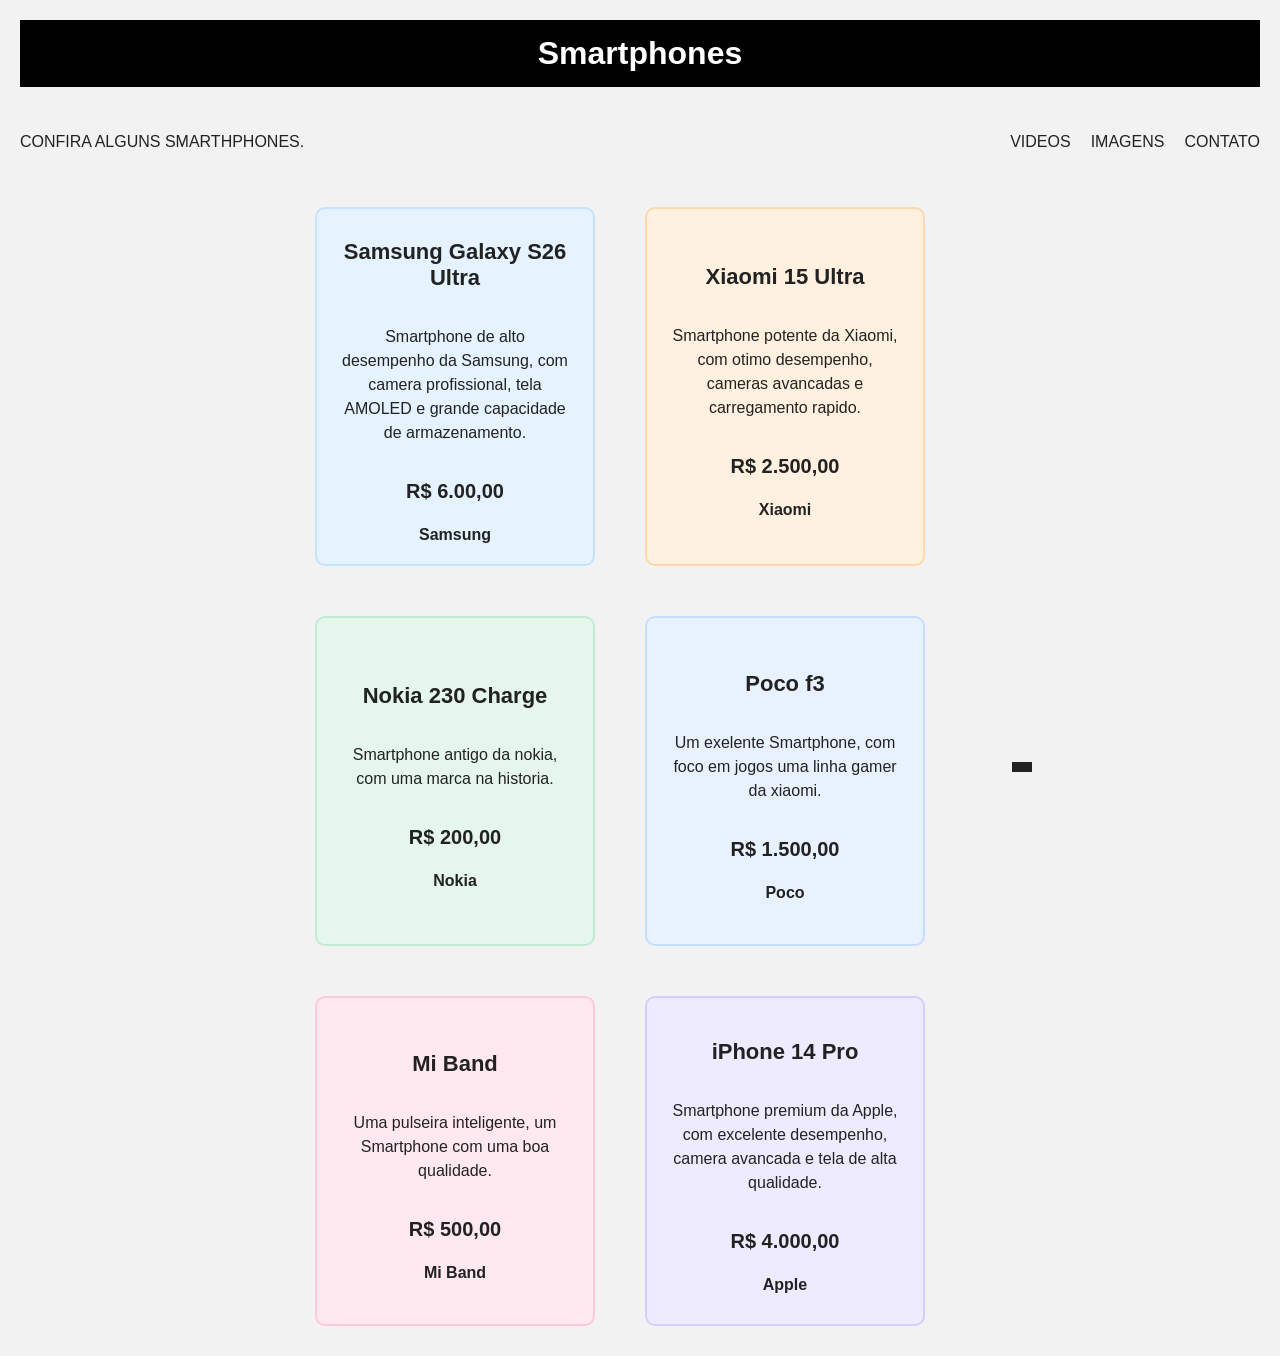
<file: Entregas/Aula 05/index.html>
<!DOCTYPE html>
<html lang="pt-BR">

<head>
    <meta charset="UTF-8">
    <meta name="viewport" content="width=device-width, initial-scale=1.0">

    <!-- Conecta o arquivo CSS -->
    <link rel="stylesheet" href="css/style.css">

    <title>Smartphones</title>
</head>

<body>

    <header>
        
        <h1>Smartphones</h1>


    <nav class="navbar">
        <div class="logo">
            <p>
            CONFIRA ALGUNS SMARTHPHONES.
            </p>
        </div>
            <ul class="nav-links">
                <li><a href="#"></a>VIDEOS </li>
                <li><a href="#"></a>IMAGENS</li>
                <li><a href="#"></a>CONTATO</li>
            </ul>
        
    </nav>
        
    </header>

    <main>
        <div class="grade-de-cards">
        
            <div class="iPhone">

                <h2>iPhone 14 Pro</h2>

                <p>
                    Smartphone premium da Apple, com excelente desempenho,
                    camera avancada e tela de alta qualidade.
                </p>

                <p class="preco">R$ 4.000,00</p>

                <span>Apple</span>

          </div>


            <div class="card samsung">

                <h2>Samsung Galaxy S26 Ultra</h2>

                <p>
                    Smartphone de alto desempenho da Samsung, com camera
                    profissional, tela AMOLED e grande capacidade de armazenamento.
                </p>

                <p class="preco">R$ 6.00,00</p>

                <span>Samsung</span>

            </div>


            <div class="card xiaomi">

                <h2>Xiaomi 15 Ultra</h2>

                <p>
                    Smartphone potente da Xiaomi, com otimo desempenho,
                    cameras avancadas e carregamento rapido.
                </p>

                <p class="preco">R$ 2.500,00</p>

                <span>Xiaomi</span>

            </div>
            <div class="card nokia">

                <h2>Nokia 230 Charge</h2>

                <p>
                    Smartphone antigo da nokia, com uma marca na historia.
                </p>

                <p class="preco">R$ 200,00</p>

                <span>Nokia</span>

            </div>
            <div class="card poco">

                <h2>Poco f3</h2>

                <p>
                    Um exelente Smartphone, com foco em jogos uma linha gamer da xiaomi.
                </p>

                <p class="preco">R$ 1.500,00</p>

                <span>Poco</span>

            </div>
            <div class="card mi band">

                <h2>Mi Band</h2>

                <p>
                    Uma pulseira inteligente, um Smartphone com uma boa qualidade.
                </p>

                <p class="preco">R$ 500,00</p>

                <span>Mi Band</span>

            </div>

        </div>

        <p class="oculto">
            Este texto esta oculto utilizando display: none.
        </p>


        <p class="destaque">
            
        </p>

    </main>

</body>

</html>
</file>
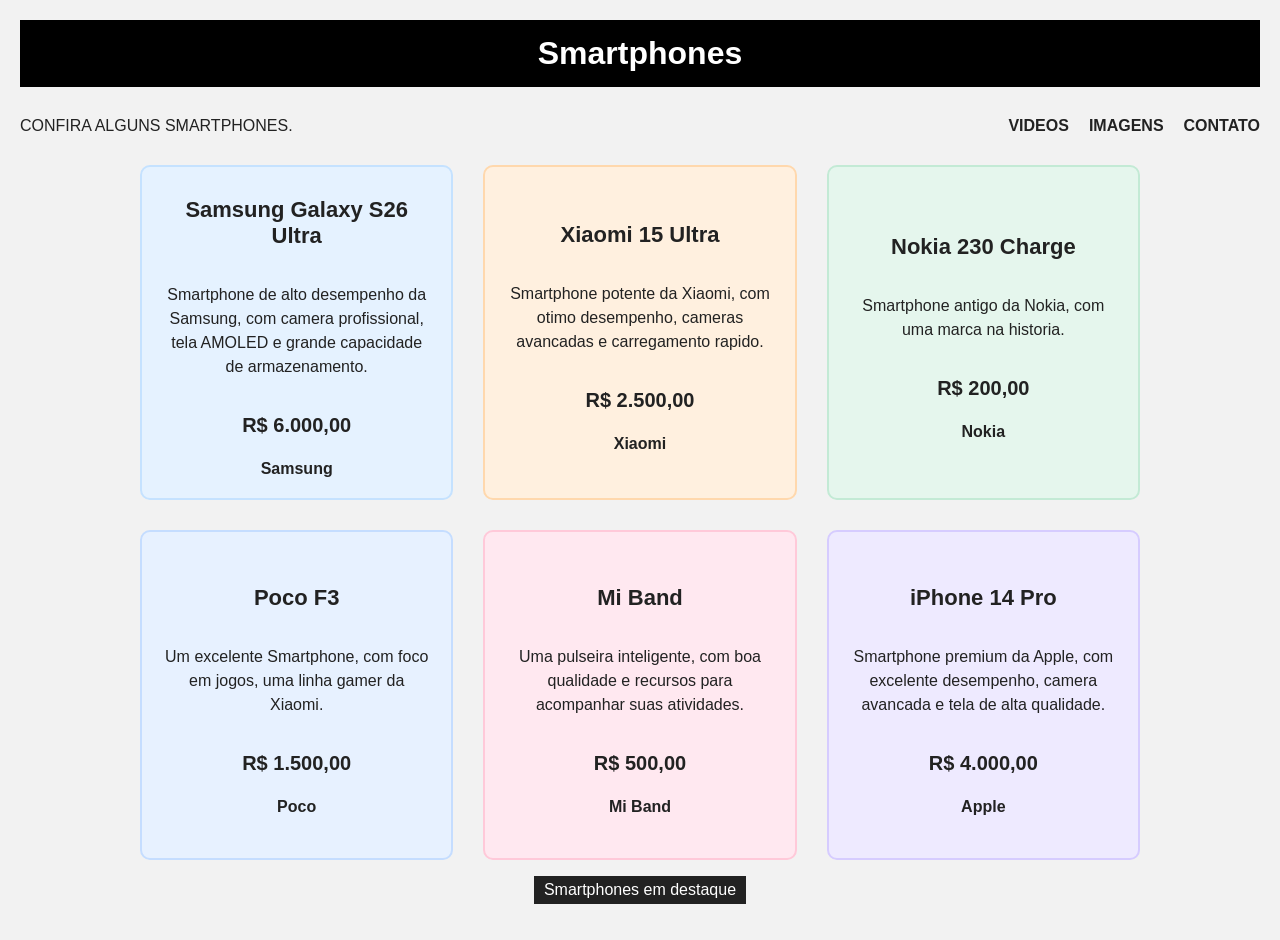
<file: Entregas/Aula 08/index.html>
<!DOCTYPE html>
<html lang="pt-BR">

<head>
    <meta charset="UTF-8">
    <meta name="viewport" content="width=device-width, initial-scale=1.0">

    <!-- Conecta o arquivo CSS -->
    <link rel="stylesheet" href="css/style.css">

    <title>Smartphones</title>
</head>

<body>

    <header>

        <h1>Smartphones</h1>

        <nav class="navbar">

            <div class="logo">
                <p>
                    CONFIRA ALGUNS SMARTPHONES.
                </p>
            </div>

            <ul class="nav-links">
                <li><a href="#">VIDEOS</a></li>
                <li><a href="#">IMAGENS</a></li>
                <li><a href="#">CONTATO</a></li>
            </ul>

        </nav>

    </header>

    <main>

        <div class="grade-de-cards">

            <div class="iPhone">

                <h2>iPhone 14 Pro</h2>

                <p>
                    Smartphone premium da Apple, com excelente desempenho,
                    camera avancada e tela de alta qualidade.
                </p>

                <p class="preco">R$ 4.000,00</p>

                <span>Apple</span>

            </div>


            <div class="card samsung">

                <h2>Samsung Galaxy S26 Ultra</h2>

                <p>
                    Smartphone de alto desempenho da Samsung, com camera
                    profissional, tela AMOLED e grande capacidade de armazenamento.
                </p>

                <p class="preco">R$ 6.000,00</p>

                <span>Samsung</span>

            </div>


            <div class="card xiaomi">

                <h2>Xiaomi 15 Ultra</h2>

                <p>
                    Smartphone potente da Xiaomi, com otimo desempenho,
                    cameras avancadas e carregamento rapido.
                </p>

                <p class="preco">R$ 2.500,00</p>

                <span>Xiaomi</span>

            </div>


            <div class="card nokia">

                <h2>Nokia 230 Charge</h2>

                <p>
                    Smartphone antigo da Nokia, com uma marca na historia.
                </p>

                <p class="preco">R$ 200,00</p>

                <span>Nokia</span>

            </div>


            <div class="card poco">

                <h2>Poco F3</h2>

                <p>
                    Um excelente Smartphone, com foco em jogos,
                    uma linha gamer da Xiaomi.
                </p>

                <p class="preco">R$ 1.500,00</p>

                <span>Poco</span>

            </div>


            <div class="card mi-band">

                <h2>Mi Band</h2>

                <p>
                    Uma pulseira inteligente, com boa qualidade
                    e recursos para acompanhar suas atividades.
                </p>

                <p class="preco">R$ 500,00</p>

                <span>Mi Band</span>

            </div>

        </div>

        <p class="oculto">
            Este texto esta oculto utilizando display: none.
        </p>

        <p class="destaque">
            Smartphones em destaque
        </p>

    </main>

</body>

</html>
</file>
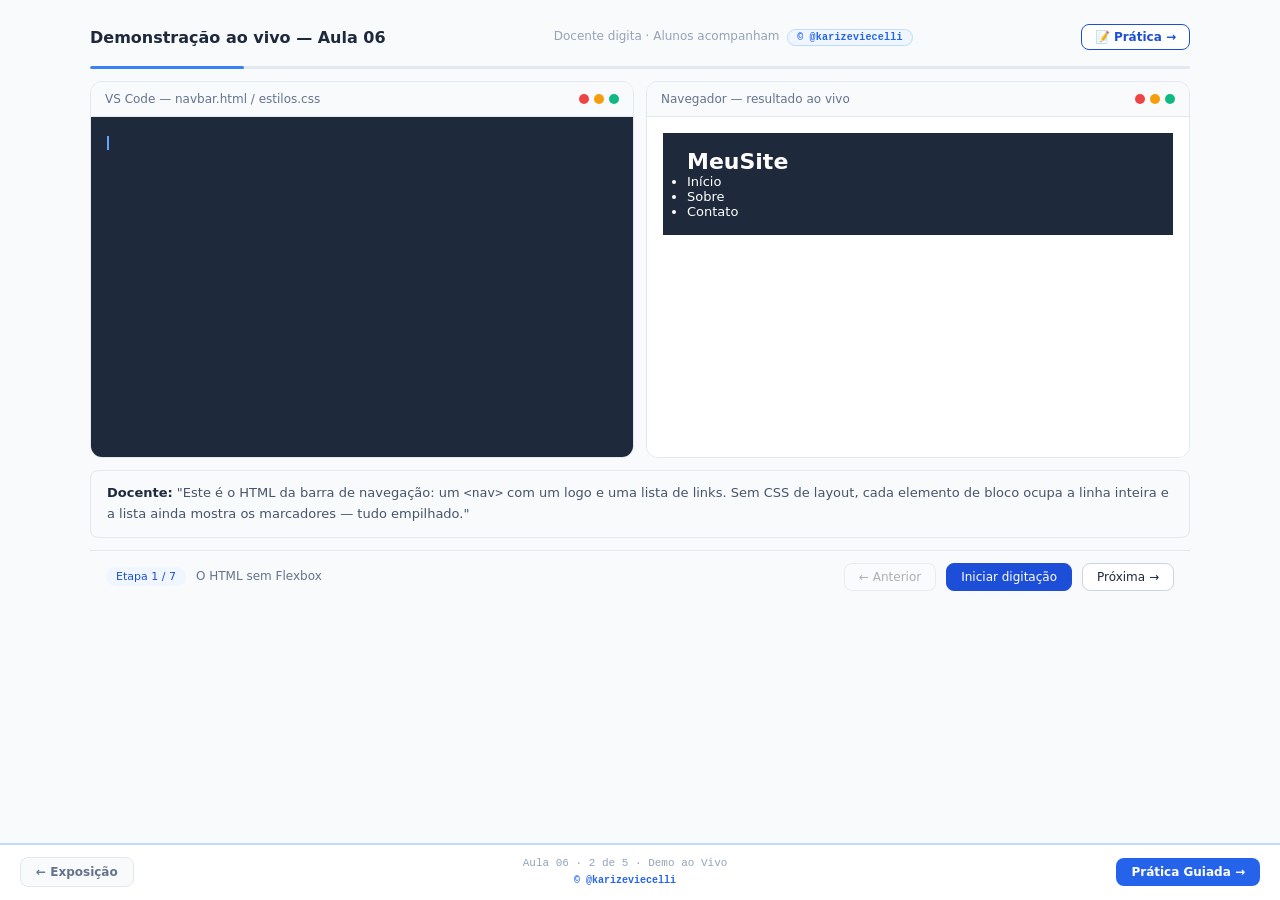
<file: Aula  06/a06_demo_ao_vivo.html>
<!DOCTYPE html>
<!-- ============================================================
     Material didático desenvolvido por @karizeviecelli
     © 2026 — Todos os direitos reservados.
     Uso autorizado exclusivamente para fins educacionais.
     Redistribuição sem crédito é proibida.
     ============================================================ -->
<html lang="pt-BR">
<head>
<meta charset="UTF-8">
<meta name="viewport" content="width=device-width, initial-scale=1.0">
  <meta name="author" content="@karizeviecelli">
  <meta name="copyright" content="© 2026 @karizeviecelli. Todos os direitos reservados.">
<title>Demonstração ao vivo — Aula 06 Flexbox</title>
<style>
*{box-sizing:border-box;margin:0;padding:0}
body{font-family:system-ui,sans-serif;color:#1e293b;background:#f8fafc;min-height:100vh;padding:24px 24px 70px}

.demo-wrap{display:grid;grid-template-columns:1fr 1fr;gap:12px;max-width:1100px;margin:0 auto}

.panel{border:1px solid #e2e8f0;border-radius:12px;overflow:hidden;background:#fff}

.panel-hdr{display:flex;align-items:center;justify-content:space-between;padding:10px 14px;border-bottom:1px solid #e2e8f0;background:#f8fafc}
.panel-title{font-size:12px;font-weight:500;color:#64748b}
.dots-row{display:flex;gap:5px}
.dot{width:10px;height:10px;border-radius:50%}

.editor-body{background:#1E293B;min-height:340px;padding:16px;font-family:'Courier New',monospace;font-size:12px;line-height:1.75;color:#94A3B8;overflow:hidden;position:relative}
#code-output{white-space:pre-wrap;word-break:break-all}
.cursor{display:inline-block;width:2px;height:14px;background:#60A5FA;vertical-align:middle;animation:blink .9s step-end infinite}
@keyframes blink{0%,100%{opacity:1}50%{opacity:0}}

.preview-body{background:#ffffff;min-height:340px;padding:16px;overflow-y:auto}

.step-bar{padding:12px 16px;border-top:1px solid #e2e8f0;background:#f8fafc;display:flex;align-items:center;gap:10px;grid-column:1/-1}
.step-label{font-size:12px;color:#64748b;flex:1;line-height:1.4}
.step-badge{font-size:11px;font-weight:500;padding:3px 10px;border-radius:20px;white-space:nowrap;background:#eff6ff;color:#1d4ed8}
.ctrl-btn{font-size:12px;font-weight:500;padding:6px 14px;border-radius:8px;border:1px solid #cbd5e1;background:#ffffff;color:#1e293b;cursor:pointer;font-family:inherit;transition:background .15s;white-space:nowrap}
.ctrl-btn:hover{background:#f1f5f9}
.ctrl-btn.go{background:#1d4ed8;color:#fff;border-color:#1d4ed8}
.ctrl-btn.go:hover{background:#1e40af}
.ctrl-btn:disabled{opacity:.35;pointer-events:none}

.narr-box{grid-column:1/-1;border:1px solid #e2e8f0;border-radius:8px;padding:12px 16px;background:#f8fafc;font-size:13px;color:#475569;line-height:1.6;min-height:52px}
.narr-box strong{color:#1e293b;font-weight:600}

.prog-track{height:3px;background:#e2e8f0;border-radius:2px;grid-column:1/-1;overflow:hidden}
.prog-fill{height:100%;background:#3b82f6;border-radius:2px;transition:width .3s ease;width:0%}

.page-title{grid-column:1/-1;display:flex;align-items:center;justify-content:space-between;margin-bottom:4px}
.page-title h1{font-size:16px;font-weight:600;color:#1e293b}
.page-title p{font-size:12px;color:#94a3b8}

.k{color:#93C5FD}
.kv{color:#6EE7B7}
.a{color:#FDE68A}
.s{color:#FDA4AF}
.t{color:#E2E8F0}
.c{color:#475569;font-style:italic}

@media(max-width:700px){
  .demo-wrap{grid-template-columns:1fr}
  .panel:last-of-type{display:none}
}

/* ── Autoria @karizeviecelli ── */
.autoria-badge{
  display:inline-flex;align-items:center;gap:5px;
  font-size:10px;font-weight:600;color:#2563eb;
  background:#eff6ff;border:1px solid #bfdbfe;
  padding:2px 9px;border-radius:20px;text-decoration:none;
  font-family:'Courier New',monospace;letter-spacing:.02em;white-space:nowrap;
}
.autoria-badge:hover{background:#bfdbfe;color:#1e40af}
</style>
</head>
<body>

<div class="demo-wrap">
  <div class="page-title">
    <h1>Demonstração ao vivo — Aula 06</h1>
    <p>Docente digita · Alunos acompanham &nbsp;<a href="https://instagram.com/karizeviecelli" target="_blank" class="autoria-badge">© @karizeviecelli</a></p>

    <button onclick="window.location.href='a06_pratica_guiada.html'" style="font-size:12px;font-weight:600;background:#fff;border:1.5px solid #1d4ed8;color:#1d4ed8;padding:5px 13px;border-radius:8px;cursor:pointer;white-space:nowrap;font-family:inherit;flex-shrink:0" onmouseover="this.style.background='#eff6ff'" onmouseout="this.style.background='#fff'">📝 Prática →</button></div>

  <div class="prog-track"><div class="prog-fill" id="prog"></div></div>

  <div class="panel">
    <div class="panel-hdr">
      <span class="panel-title">VS Code — navbar.html / estilos.css</span>
      <div class="dots-row">
        <div class="dot" style="background:#ef4444"></div>
        <div class="dot" style="background:#f59e0b"></div>
        <div class="dot" style="background:#10b981"></div>
      </div>
    </div>
    <div class="editor-body"><span id="code-output"></span><span class="cursor" id="cur"></span></div>
  </div>

  <div class="panel">
    <div class="panel-hdr">
      <span class="panel-title">Navegador — resultado ao vivo</span>
      <div class="dots-row">
        <div class="dot" style="background:#ef4444"></div>
        <div class="dot" style="background:#f59e0b"></div>
        <div class="dot" style="background:#10b981"></div>
      </div>
    </div>
    <div class="preview-body" id="preview"></div>
  </div>

  <div class="narr-box" id="narr">Pronto para começar. Clique em <strong>Iniciar digitação</strong> para ver o docente construindo uma navbar e uma grade de cards com Flexbox.</div>

  <div class="step-bar">
    <span class="step-badge" id="step-badge">Etapa 1 / 7</span>
    <span class="step-label" id="step-desc">O HTML sem Flexbox</span>
    <button class="ctrl-btn" id="btn-prev" onclick="prevStep()" disabled>&#8592; Anterior</button>
    <button class="ctrl-btn go" id="btn-play" onclick="playStep()">Iniciar digitação</button>
    <button class="ctrl-btn" id="btn-next" onclick="nextStep()" disabled>Próxima &#8594;</button>
  </div>
</div>

<script>
const PV_BASE = `<style>
#preview *{box-sizing:border-box}
#preview .pv-root{font-family:system-ui,sans-serif;font-size:13px;color:#1e293b}
#preview .navbar{background-color:#1e293b;color:white;padding:16px 24px}
#preview .logo{font-size:22px;font-weight:bold}
#preview .nav-links a{color:white;text-decoration:none}
#preview .card{padding:16px;border:1px solid #cbd5e1;border-radius:8px;background:#fff}
#preview .grade-de-cards{padding:16px;background:#f8fafc;margin-top:12px;border:1px dashed #cbd5e1}
</style>`;

const HTML_NAV = `<nav class="navbar">
  <div class="logo">MeuSite</div>
  <ul class="nav-links">
    <li><a href="#">Início</a></li>
    <li><a href="#">Sobre</a></li>
    <li><a href="#">Contato</a></li>
  </ul>
</nav>`;

const HTML_GRADE = `<section class="grade-de-cards">
  <article class="card">Card 1</article>
  <article class="card">Card 2</article>
  <article class="card">Card 3</article>
  <article class="card card-destaque">Card 4</article>
  <article class="card">Card 5</article>
  <article class="card">Card 6</article>
</section>`;

const STEPS = [
  {
    label: "O HTML sem Flexbox",
    narr: "<strong>Docente:</strong> \"Este é o HTML da barra de navegação: um <code>&lt;nav&gt;</code> com um logo e uma lista de links. Sem CSS de layout, cada elemento de bloco ocupa a linha inteira e a lista ainda mostra os marcadores — tudo empilhado.\"",
    code: `<span class="c">&lt;!-- navbar.html --&gt;</span>
<span class="k">&lt;nav</span> <span class="a">class</span>=<span class="s">"navbar"</span><span class="k">&gt;</span>
  <span class="k">&lt;div</span> <span class="a">class</span>=<span class="s">"logo"</span><span class="k">&gt;</span><span class="t">MeuSite</span><span class="k">&lt;/div&gt;</span>
  <span class="k">&lt;ul</span> <span class="a">class</span>=<span class="s">"nav-links"</span><span class="k">&gt;</span>
    <span class="k">&lt;li&gt;&lt;a</span> <span class="a">href</span>=<span class="s">"#"</span><span class="k">&gt;</span><span class="t">Início</span><span class="k">&lt;/a&gt;&lt;/li&gt;</span>
    <span class="k">&lt;li&gt;&lt;a</span> <span class="a">href</span>=<span class="s">"#"</span><span class="k">&gt;</span><span class="t">Sobre</span><span class="k">&lt;/a&gt;&lt;/li&gt;</span>
    <span class="k">&lt;li&gt;&lt;a</span> <span class="a">href</span>=<span class="s">"#"</span><span class="k">&gt;</span><span class="t">Contato</span><span class="k">&lt;/a&gt;&lt;/li&gt;</span>
  <span class="k">&lt;/ul&gt;</span>
<span class="k">&lt;/nav&gt;</span>`,
    preview: PV_BASE + `<div class="pv-root">${HTML_NAV}</div>`
  },
  {
    label: "Ativando display: flex no container",
    narr: "<strong>Docente:</strong> \"Adiciono <code>display: flex</code> na <code>.navbar</code>. Os dois filhos diretos — o logo e a lista — passam a ficar lado a lado. Reparem que a lista ainda tem marcadores e o recuo padrão do navegador: isso é do <code>&lt;ul&gt;</code>, não do Flexbox.\"",
    code: `<span class="k">.navbar</span> <span class="t">{</span>
  <span class="a">display</span>: <span class="s">flex</span><span class="t">;</span>
  <span class="a">padding</span>: <span class="s">16px 24px</span><span class="t">;</span>
  <span class="a">background-color</span>: <span class="s">#1e293b</span><span class="t">;</span>
  <span class="a">color</span>: <span class="s">white</span><span class="t">;</span>
<span class="t">}</span>`,
    preview: PV_BASE + `<style>#preview .navbar{display:flex}</style><div class="pv-root">${HTML_NAV}</div>`
  },
  {
    label: "justify-content e align-items",
    narr: "<strong>Docente:</strong> \"<code>justify-content: space-between</code> empurra o logo para a ponta esquerda e a lista para a direita — isso é o eixo principal. O logo tem fonte maior que os links, então <code>align-items: center</code> alinha os dois na mesma altura — isso é o eixo cruzado.\"",
    code: `<span class="k">.navbar</span> <span class="t">{</span>
  <span class="a">display</span>: <span class="s">flex</span><span class="t">;</span>
  <span class="a">justify-content</span>: <span class="s">space-between</span><span class="t">;</span> <span class="c">/* eixo principal */</span>
  <span class="a">align-items</span>: <span class="s">center</span><span class="t">;</span>         <span class="c">/* eixo cruzado */</span>
  <span class="a">padding</span>: <span class="s">16px 24px</span><span class="t">;</span>
  <span class="a">background-color</span>: <span class="s">#1e293b</span><span class="t">;</span>
  <span class="a">color</span>: <span class="s">white</span><span class="t">;</span>
<span class="t">}</span>

<span class="k">.logo</span> <span class="t">{</span>
  <span class="a">font-size</span>: <span class="s">22px</span><span class="t">;</span>
  <span class="a">font-weight</span>: <span class="s">bold</span><span class="t">;</span>
<span class="t">}</span>`,
    preview: PV_BASE + `<style>#preview .navbar{display:flex;justify-content:space-between;align-items:center}</style><div class="pv-root">${HTML_NAV}</div>`
  },
  {
    label: "A lista também vira flex, com gap",
    narr: "<strong>Docente:</strong> \"A <code>.nav-links</code> vira um segundo container flex: os <code>&lt;li&gt;</code> ficam lado a lado e o <code>gap: 20px</code> cuida do espaço entre eles — sem margin em cada link. Aproveito para zerar o marcador, a margem e o recuo padrão da lista.\"",
    code: `<span class="k">.nav-links</span> <span class="t">{</span>
  <span class="a">display</span>: <span class="s">flex</span><span class="t">;</span>
  <span class="a">gap</span>: <span class="s">20px</span><span class="t">;</span>
  <span class="a">list-style</span>: <span class="s">none</span><span class="t">;</span>
  <span class="a">margin</span>: <span class="s">0</span><span class="t">;</span>
  <span class="a">padding</span>: <span class="s">0</span><span class="t">;</span>
<span class="t">}</span>

<span class="k">.nav-links a</span> <span class="t">{</span>
  <span class="a">color</span>: <span class="s">white</span><span class="t">;</span>
  <span class="a">text-decoration</span>: <span class="s">none</span><span class="t">;</span>
<span class="t">}</span>`,
    preview: PV_BASE + `<style>#preview .navbar{display:flex;justify-content:space-between;align-items:center}#preview .nav-links{display:flex;gap:20px;list-style:none;margin:0;padding:0}</style><div class="pv-root">${HTML_NAV}</div>`
  },
  {
    label: "Grade de cards: flex-wrap e gap",
    narr: "<strong>Docente:</strong> \"Agora seis cards dentro de uma <code>&lt;section&gt;</code>. Com <code>display: flex</code>, <code>flex-wrap: wrap</code> e <code>gap: 16px</code>, eles ficam em fila e quebram linha se não couber. Mas cada card ainda tem só a largura do próprio texto — vamos resolver isso no próximo passo.\"",
    code: `<span class="c">&lt;!-- HTML --&gt;</span>
<span class="k">&lt;section</span> <span class="a">class</span>=<span class="s">"grade-de-cards"</span><span class="k">&gt;</span>
  <span class="k">&lt;article</span> <span class="a">class</span>=<span class="s">"card"</span><span class="k">&gt;</span><span class="t">Card 1</span><span class="k">&lt;/article&gt;</span>
  <span class="c">... até o Card 6 ...</span>
<span class="k">&lt;/section&gt;</span>

<span class="c">/* CSS */</span>
<span class="k">.grade-de-cards</span> <span class="t">{</span>
  <span class="a">display</span>: <span class="s">flex</span><span class="t">;</span>
  <span class="a">flex-wrap</span>: <span class="s">wrap</span><span class="t">;</span>
  <span class="a">gap</span>: <span class="s">16px</span><span class="t">;</span>
  <span class="a">padding</span>: <span class="s">16px</span><span class="t">;</span>
<span class="t">}</span>`,
    preview: PV_BASE + `<style>#preview .navbar{display:flex;justify-content:space-between;align-items:center}#preview .nav-links{display:flex;gap:20px;list-style:none;margin:0;padding:0}#preview .grade-de-cards{display:flex;flex-wrap:wrap;gap:16px}</style><div class="pv-root">${HTML_NAV}${HTML_GRADE}</div>`
  },
  {
    label: "Cards crescem e encolhem com flex",
    narr: "<strong>Docente:</strong> \"Aplico <code>flex: 1 1 200px</code> em cada card: base de 200px, pode crescer para preencher o espaço sobrando e pode encolher. Vejam a grade se reorganizar: os cards preenchem cada linha e quebram quando o próximo não cabe.\"",
    code: `<span class="k">.card</span> <span class="t">{</span>
  <span class="a">flex</span>: <span class="s">1 1 200px</span><span class="t">;</span> <span class="c">/* grow shrink basis */</span>
  <span class="a">padding</span>: <span class="s">16px</span><span class="t">;</span>
  <span class="a">border</span>: <span class="s">1px solid #cbd5e1</span><span class="t">;</span>
  <span class="a">border-radius</span>: <span class="s">8px</span><span class="t">;</span>
<span class="t">}</span>`,
    preview: PV_BASE + `<style>#preview .navbar{display:flex;justify-content:space-between;align-items:center}#preview .nav-links{display:flex;gap:20px;list-style:none;margin:0;padding:0}#preview .grade-de-cards{display:flex;flex-wrap:wrap;gap:16px}#preview .card{flex:1 1 200px}</style><div class="pv-root">${HTML_NAV}${HTML_GRADE}</div>`
  },
  {
    label: "Destacando um card com order",
    narr: "<strong>Docente:</strong> \"Por fim, o Card 4 recebe a classe <code>card-destaque</code> com <code>order: -1</code>. Ele está no meio do HTML, mas passa a aparecer primeiro — só a posição visual muda, o HTML continua igual.\"",
    code: `<span class="k">.card-destaque</span> <span class="t">{</span>
  <span class="a">order</span>: <span class="s">-1</span><span class="t">;</span> <span class="c">/* padrão de todos é 0 */</span>
  <span class="a">border-color</span>: <span class="s">#3b82f6</span><span class="t">;</span>
  <span class="a">border-width</span>: <span class="s">2px</span><span class="t">;</span>
<span class="t">}</span>`,
    preview: PV_BASE + `<style>#preview .navbar{display:flex;justify-content:space-between;align-items:center}#preview .nav-links{display:flex;gap:20px;list-style:none;margin:0;padding:0}#preview .grade-de-cards{display:flex;flex-wrap:wrap;gap:16px}#preview .card{flex:1 1 200px}#preview .card-destaque{order:-1;border-color:#3b82f6;border-width:2px}</style><div class="pv-root">${HTML_NAV}${HTML_GRADE}</div>`
  }
];

let cur=0, typing=false, typeTimer=null;

function render(){
  const s=STEPS[cur];
  document.getElementById('step-badge').textContent=`Etapa ${cur+1} / ${STEPS.length}`;
  document.getElementById('step-desc').textContent=s.label;
  document.getElementById('prog').style.width=`${Math.round(((cur+1)/STEPS.length)*100)}%`;
  document.getElementById('btn-prev').disabled=cur===0;
  document.getElementById('btn-next').disabled=cur===STEPS.length-1;
  document.getElementById('narr').innerHTML=s.narr;
  document.getElementById('preview').innerHTML=s.preview||'';
}

function showCode(s){
  document.getElementById('code-output').innerHTML=s.code;
}

function playStep(){
  if(typing)return;
  typing=true;
  const s=STEPS[cur];
  const out=document.getElementById('code-output');
  out.innerHTML='';
  document.getElementById('btn-play').disabled=true;
  document.getElementById('btn-prev').disabled=true;
  document.getElementById('btn-next').disabled=true;

  const full=s.code;
  const stripped=full.replace(/<[^>]+>/g,'');
  const htmlParts=[];
  let i=0,pos=0;
  while(i<full.length){
    if(full[i]==='<'){
      const end=full.indexOf('>',i);
      if(end!==-1){htmlParts.push({type:'tag',val:full.slice(i,end+1),pos});i=end+1;continue;}
    }
    if(full[i]==='&'){
      // entidade HTML (&lt; &gt; &quot; &amp; ...) digitada como um único caractere
      const m=full.slice(i,i+10).match(/^&[a-zA-Z#0-9]+;/);
      if(m){htmlParts.push({type:'char',val:m[0],pos,ch:'x'});pos+=m[0].length;i+=m[0].length;continue;}
    }
    htmlParts.push({type:'char',val:full[i],pos,ch:stripped[pos]||''});
    pos++;i++;
  }

  let pi=0;
  function tick(){
    if(pi>=htmlParts.length){
      typing=false;
      document.getElementById('btn-play').textContent='Rever';
      document.getElementById('btn-play').disabled=false;
      document.getElementById('btn-next').disabled=cur===STEPS.length-1;
      document.getElementById('btn-prev').disabled=false;
      return;
    }
    const p=htmlParts[pi];
    if(p.type==='tag'){out.innerHTML+=p.val;pi++;tick();return;}
    out.innerHTML+=p.val;
    pi++;
    const delay=p.ch==='\n'?60:p.ch===' '?20:Math.random()*25+18;
    typeTimer=setTimeout(tick,delay);
  }
  tick();
}

function nextStep(){
  if(typing){clearTimeout(typeTimer);typing=false;}
  cur=Math.min(cur+1,STEPS.length-1);
  render();
  showCode(STEPS[cur]);
  document.getElementById('btn-play').textContent='Rever';
  document.getElementById('btn-play').disabled=false;
}

function prevStep(){
  if(typing){clearTimeout(typeTimer);typing=false;}
  cur=Math.max(cur-1,0);
  render();
  showCode(STEPS[cur]);
  document.getElementById('btn-play').textContent='Rever';
  document.getElementById('btn-play').disabled=false;
}

render();
document.getElementById('code-output').innerHTML='';
document.getElementById('btn-play').textContent='Iniciar digitação';
</script>

<!-- NAV BAR -->
<div style="position:fixed;bottom:0;left:0;right:0;background:#fff;border-top:2px solid #bfdbfe;padding:10px 20px;display:flex;align-items:center;justify-content:space-between;z-index:9999;gap:12px">
  <a href="a06_exposicao.html" style="display:inline-flex;align-items:center;gap:6px;background:#f8fafc;color:#64748b;font-size:12px;font-weight:600;padding:7px 15px;border-radius:8px;text-decoration:none;border:1px solid #e2e8f0;white-space:nowrap" onmouseover="this.style.background='#f1f5f9'" onmouseout="this.style.background='#f8fafc'">&#8592; Exposição</a>
  <div style="font-size:11px;color:#94a3b8;font-family:'Courier New',monospace;text-align:center;flex:1;line-height:1.6">Aula 06 &middot; 2 de 5 &middot; Demo ao Vivo<br><a href="https://instagram.com/karizeviecelli" target="_blank" style="color:#2563eb;text-decoration:none;font-weight:600;font-size:10px">© @karizeviecelli</a></div>
  <a href="a06_pratica_guiada.html" style="display:inline-flex;align-items:center;gap:6px;background:#2563eb;color:#fff;font-size:12px;font-weight:600;padding:7px 15px;border-radius:8px;text-decoration:none;white-space:nowrap" onmouseover="this.style.background='#1d4ed8'" onmouseout="this.style.background='#2563eb'">Prática Guiada &#8594;</a>
</div>
</body>
</html>
</file>
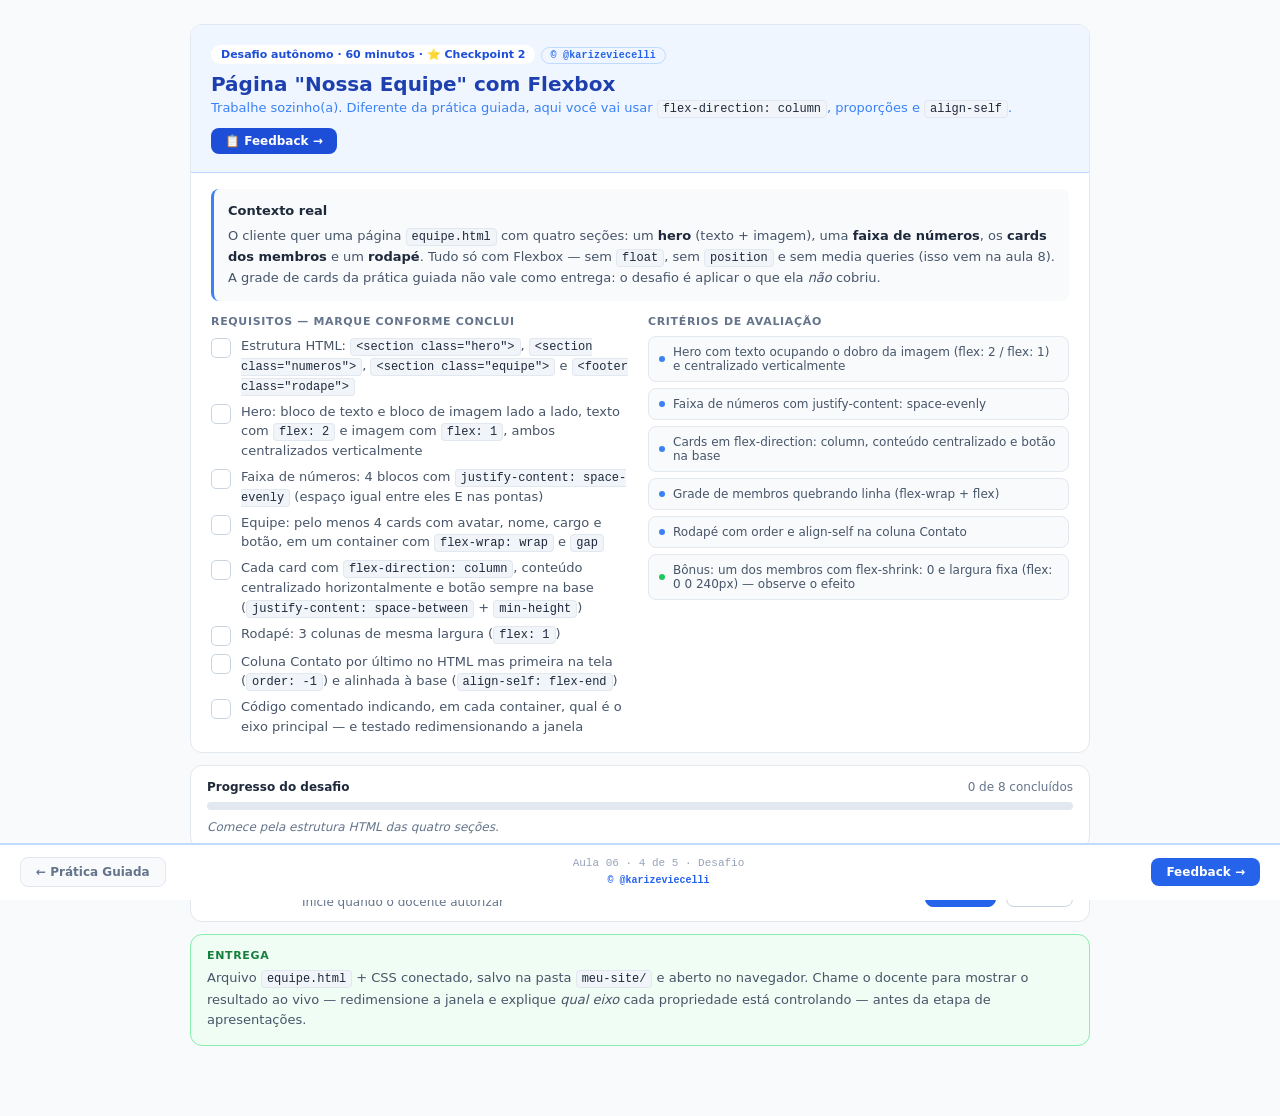
<file: Aula  06/a06_desafio.html>
<!DOCTYPE html>
<!-- ============================================================
     Material didático desenvolvido por @karizeviecelli
     © 2026 — Todos os direitos reservados.
     Uso autorizado exclusivamente para fins educacionais.
     Redistribuição sem crédito é proibida.
     ============================================================ -->
<html lang="pt-BR">
<head>
<meta charset="UTF-8">
<meta name="viewport" content="width=device-width, initial-scale=1.0">
  <meta name="author" content="@karizeviecelli">
  <meta name="copyright" content="© 2026 @karizeviecelli. Todos os direitos reservados.">
<title>Desafio Autônomo — Aula 06 Flexbox</title>
<style>
*{box-sizing:border-box;margin:0;padding:0}
body{font-family:system-ui,sans-serif;color:#1e293b;background:#f8fafc;min-height:100vh;padding:24px 24px 70px}

.d-wrap{display:flex;flex-direction:column;gap:12px;max-width:900px;margin:0 auto}

.brief-card{border:1px solid #e2e8f0;border-radius:12px;overflow:hidden;background:#fff}
.brief-top{background:#eff6ff;padding:18px 20px;border-bottom:1px solid #bfdbfe}
.brief-badge{font-size:11px;font-weight:600;background:#fff;color:#1d4ed8;padding:3px 10px;border-radius:20px;display:inline-block;margin-bottom:8px}
.brief-title{font-size:20px;font-weight:600;color:#1e40af;margin-bottom:4px}
.brief-sub{font-size:13px;color:#3b82f6}
.brief-body{padding:16px 20px}

.context-box{background:#f8fafc;border-radius:8px;padding:12px 14px;font-size:13px;color:#475569;line-height:1.6;margin-bottom:14px;border-left:3px solid #3b82f6}
.context-box strong{color:#1e293b;font-weight:600}
.context-box strong.ctx-title{display:block;margin-bottom:4px}

.two-col{display:grid;grid-template-columns:1fr 1fr;gap:16px}
@media(max-width:640px){.two-col{grid-template-columns:1fr}}

.col-title{font-size:11px;font-weight:600;color:#64748b;margin-bottom:8px;text-transform:uppercase;letter-spacing:.06em}

.req-list{display:flex;flex-direction:column;gap:6px}
.req-item{display:flex;gap:10px;align-items:flex-start}
.req-check{width:20px;height:20px;border-radius:5px;border:1.5px solid #cbd5e1;display:flex;align-items:center;justify-content:center;flex-shrink:0;cursor:pointer;margin-top:2px;transition:all .15s;background:#fff}
.req-check:hover{border-color:#3b82f6;background:#eff6ff}
.req-check.on{background:#22c55e;border-color:#22c55e}
.req-check svg{display:none}
.req-check.on svg{display:block}
.req-text{font-size:13px;color:#475569;line-height:1.5}
.req-text.done-txt{color:#94a3b8;text-decoration:line-through}

code{font-family:'Courier New',monospace;font-size:12px;background:#f1f5f9;padding:1px 5px;border-radius:4px;border:1px solid #e2e8f0;color:#1e293b}

.crit-list{display:flex;flex-direction:column;gap:6px}
.crit-item{display:flex;align-items:center;gap:8px;background:#f8fafc;border:1px solid #e2e8f0;border-radius:8px;padding:8px 10px;font-size:12px;color:#475569}
.crit-dot{width:6px;height:6px;border-radius:50%;flex-shrink:0}

.prog-wrap{border:1px solid #e2e8f0;border-radius:12px;padding:14px 16px;background:#fff}
.prog-label{font-size:12px;color:#64748b;margin-bottom:8px;display:flex;justify-content:space-between}
.prog-label strong{color:#1e293b;font-weight:600}
.prog-bg{height:8px;background:#e2e8f0;border-radius:4px;overflow:hidden;margin-bottom:10px}
.prog-fg{height:100%;background:#22c55e;border-radius:4px;transition:width .4s ease;width:0%}
.prog-msg{font-size:12px;color:#64748b;font-style:italic}

.timer-row{display:flex;align-items:center;gap:10px;border:1px solid #e2e8f0;border-radius:12px;padding:12px 16px;background:#fff;flex-wrap:wrap}
.timer-num{font-size:28px;font-weight:500;font-family:'Courier New',monospace;color:#1e293b;min-width:85px}
.timer-num.warn{color:#d97706}
.timer-num.danger{color:#dc2626}
.timer-info{flex:1;min-width:140px}
.timer-info p{font-size:12px;color:#64748b;margin-top:2px}
.timer-info strong{font-size:13px;color:#1e293b;font-weight:600}
.tbtn{font-size:12px;padding:7px 16px;border-radius:8px;border:1px solid #cbd5e1;background:#fff;color:#1e293b;cursor:pointer;font-family:inherit;transition:all .15s;white-space:nowrap}
.tbtn:hover{background:#f1f5f9}
.tbtn.start{background:#2563eb;color:#fff;border-color:#2563eb}
.tbtn.start:hover{background:#1d4ed8}
.tbtn:disabled{opacity:.4;pointer-events:none}

.entrega{border:1px solid #86efac;border-radius:12px;padding:14px 16px;background:#f0fdf4}
.entrega-title{font-size:11px;font-weight:600;color:#15803d;text-transform:uppercase;letter-spacing:.06em;margin-bottom:6px}
.entrega p{font-size:13px;color:#475569;line-height:1.6}
.entrega a{color:#2563eb}

.success-banner{display:none;background:#f0fdf4;border:1px solid #86efac;border-radius:12px;padding:20px;text-align:center}
.success-banner.show{display:block}
.success-banner h3{font-size:16px;font-weight:600;color:#15803d;margin-bottom:6px}
.success-banner p{font-size:13px;color:#475569}

/* ── Autoria @karizeviecelli ── */
.autoria-badge{
  display:inline-flex;align-items:center;gap:5px;
  font-size:10px;font-weight:600;color:#2563eb;
  background:#eff6ff;border:1px solid #bfdbfe;
  padding:2px 9px;border-radius:20px;text-decoration:none;
  font-family:'Courier New',monospace;letter-spacing:.02em;white-space:nowrap;
}
.autoria-badge:hover{background:#bfdbfe;color:#1e40af}
</style>
</head>
<body>

<div class="d-wrap">

  <div class="brief-card">
    <div class="brief-top">
      <div class="brief-badge">Desafio autônomo · 60 minutos · ⭐ Checkpoint 2</div>
      <a href="https://instagram.com/karizeviecelli" target="_blank" class="autoria-badge" style="margin-bottom:7px">© @karizeviecelli</a>
      <div class="brief-title">Página "Nossa Equipe" com Flexbox</div>
      <div style="display:flex;align-items:center;justify-content:space-between;flex-wrap:wrap;gap:8px">
        <div class="brief-sub">Trabalhe sozinho(a). Diferente da prática guiada, aqui você vai usar <code>flex-direction: column</code>, proporções e <code>align-self</code>.</div>
        <button onclick="window.location.href='a06_feedback.html'" style="font-size:12px;font-weight:600;background:#1d4ed8;color:#fff;border:none;padding:6px 14px;border-radius:8px;cursor:pointer;white-space:nowrap;font-family:inherit;margin-top:4px">📋 Feedback →</button>
      </div>
    </div>
    <div class="brief-body">
      <div class="context-box">
        <strong class="ctx-title">Contexto real</strong>
O cliente quer uma página <code>equipe.html</code> com quatro seções: um <strong>hero</strong> (texto + imagem), uma <strong>faixa de números</strong>, os <strong>cards dos membros</strong> e um <strong>rodapé</strong>. Tudo só com Flexbox — sem <code>float</code>, sem <code>position</code> e sem media queries (isso vem na aula 8). A grade de cards da prática guiada não vale como entrega: o desafio é aplicar o que ela <em>não</em> cobriu.
      </div>

      <div class="two-col">
        <div>
          <div class="col-title">Requisitos — marque conforme conclui</div>
          <div class="req-list" id="req-list"></div>
        </div>
        <div>
          <div class="col-title">Critérios de avaliação</div>
          <div class="crit-list">
            <div class="crit-item"><div class="crit-dot" style="background:#3b82f6"></div>Hero com texto ocupando o dobro da imagem (flex: 2 / flex: 1) e centralizado verticalmente</div>
            <div class="crit-item"><div class="crit-dot" style="background:#3b82f6"></div>Faixa de números com justify-content: space-evenly</div>
            <div class="crit-item"><div class="crit-dot" style="background:#3b82f6"></div>Cards em flex-direction: column, conteúdo centralizado e botão na base</div>
            <div class="crit-item"><div class="crit-dot" style="background:#3b82f6"></div>Grade de membros quebrando linha (flex-wrap + flex)</div>
            <div class="crit-item"><div class="crit-dot" style="background:#3b82f6"></div>Rodapé com order e align-self na coluna Contato</div>
            <div class="crit-item"><div class="crit-dot" style="background:#22c55e"></div>Bônus: um dos membros com flex-shrink: 0 e largura fixa (flex: 0 0 240px) — observe o efeito</div>
          </div>
        </div>
      </div>
    </div>
  </div>

  <div class="prog-wrap">
    <div class="prog-label">
      <strong>Progresso do desafio</strong>
      <span id="prog-txt">0 de 8 concluídos</span>
    </div>
    <div class="prog-bg"><div class="prog-fg" id="prog-fg"></div></div>
    <div class="prog-msg" id="prog-msg">Comece pela estrutura HTML das quatro seções.</div>
  </div>

  <div class="timer-row">
    <div class="timer-num" id="t-num">60:00</div>
    <div class="timer-info">
      <strong>Cronômetro do desafio</strong>
      <p id="t-msg">Inicie quando o docente autorizar</p>
    </div>
    <button class="tbtn start" id="t-btn" onclick="timerClick()">Iniciar</button>
    <button class="tbtn" onclick="timerReset()">Zerar</button>
  </div>

  <div class="entrega">
    <div class="entrega-title">Entrega</div>
    <p>Arquivo <code>equipe.html</code> + CSS conectado, salvo na pasta <code>meu-site/</code> e aberto no navegador. Chame o docente para mostrar o resultado ao vivo — redimensione a janela e explique <em>qual eixo</em> cada propriedade está controlando — antes da etapa de apresentações.</p>
  </div>

  <div class="success-banner" id="success-banner">
    <h3>Desafio concluído!</h3>
    <p>Todos os requisitos marcados. Chame o docente para apresentar sua página "Nossa Equipe".</p>
  </div>

</div>

<script>
const REQS = [
  {t: "Estrutura HTML: <code>&lt;section class=\"hero\"&gt;</code>, <code>&lt;section class=\"numeros\"&gt;</code>, <code>&lt;section class=\"equipe\"&gt;</code> e <code>&lt;footer class=\"rodape\"&gt;</code>"},
  {t: "Hero: bloco de texto e bloco de imagem lado a lado, texto com <code>flex: 2</code> e imagem com <code>flex: 1</code>, ambos centralizados verticalmente"},
  {t: "Faixa de números: 4 blocos com <code>justify-content: space-evenly</code> (espaço igual entre eles E nas pontas)"},
  {t: "Equipe: pelo menos 4 cards com avatar, nome, cargo e botão, em um container com <code>flex-wrap: wrap</code> e <code>gap</code>"},
  {t: "Cada card com <code>flex-direction: column</code>, conteúdo centralizado horizontalmente e botão sempre na base (<code>justify-content: space-between</code> + <code>min-height</code>)"},
  {t: "Rodapé: 3 colunas de mesma largura (<code>flex: 1</code>)"},
  {t: "Coluna Contato por último no HTML mas primeira na tela (<code>order: -1</code>) e alinhada à base (<code>align-self: flex-end</code>)"},
  {t: "Código comentado indicando, em cada container, qual é o eixo principal — e testado redimensionando a janela"},
];

const MSGS = [
  "Comece pela estrutura HTML das quatro seções.",
  "Bom começo! No hero, lembre: flex-grow divide o espaço em partes (2 + 1 = 3).",
  "Hero pronto? space-evenly é diferente de space-between — confira as pontas.",
  "Metade do caminho! Agora a grade de membros com wrap e gap.",
  "Atenção: em column, align-items centraliza na HORIZONTAL.",
  "Falta pouco — flex: 1 em cada coluna do rodapé.",
  "Quase lá! order muda só a posição visual; align-self só afeta um item.",
  "Tudo concluído! Chame o docente para apresentar.",
];

let done = new Set();
let ticking = false, tSec = 60 * 60, tInterval = null;

function buildReqs() {
  const el = document.getElementById('req-list');
  REQS.forEach((r, i) => {
    const d = document.createElement('div');
    d.className = 'req-item';
    d.innerHTML = `
      <div class="req-check" id="rc-${i}" onclick="checkReq(${i})">
        <svg width="12" height="12" viewBox="0 0 12 12" fill="none">
          <path d="M2 6l3 3 5-5" stroke="white" stroke-width="1.8" stroke-linecap="round" stroke-linejoin="round"/>
        </svg>
      </div>
      <div class="req-text" id="rt-${i}">${r.t}</div>`;
    el.appendChild(d);
  });
}

function checkReq(i) {
  if (done.has(i)) {
    done.delete(i);
    document.getElementById('rc-' + i).classList.remove('on');
    document.getElementById('rt-' + i).classList.remove('done-txt');
  } else {
    done.add(i);
    document.getElementById('rc-' + i).classList.add('on');
    document.getElementById('rt-' + i).classList.add('done-txt');
  }
  const n = done.size;
  const pct = Math.round((n / REQS.length) * 100);
  document.getElementById('prog-fg').style.width = pct + '%';
  document.getElementById('prog-txt').textContent = n + ' de ' + REQS.length + ' concluídos';
  document.getElementById('prog-msg').textContent = MSGS[Math.min(n, MSGS.length - 1)];
  if (n === REQS.length) {
    document.getElementById('success-banner').classList.add('show');
  } else {
    document.getElementById('success-banner').classList.remove('show');
  }
}

function timerClick() {
  if (!ticking) {
    ticking = true;
    document.getElementById('t-btn').textContent = 'Pausar';
    document.getElementById('t-btn').className = 'tbtn';
    document.getElementById('t-msg').textContent = 'Cronômetro em andamento';
    tInterval = setInterval(() => {
      tSec--;
      if (tSec <= 0) {
        tSec = 0;
        clearInterval(tInterval);
        ticking = false;
        document.getElementById('t-btn').textContent = 'Tempo esgotado';
        document.getElementById('t-btn').disabled = true;
      }
      const m = Math.floor(tSec / 60), s = tSec % 60;
      const el = document.getElementById('t-num');
      el.textContent = (m < 10 ? '0' : '') + m + ':' + (s < 10 ? '0' : '') + s;
      el.className = 'timer-num' + (tSec <= 600 ? ' warn' : '') + (tSec <= 120 ? ' danger' : '');
      if (tSec === 1800) document.getElementById('t-msg').textContent = 'Metade do tempo — confira o progresso';
      if (tSec === 600) document.getElementById('t-msg').textContent = '10 minutos restantes — finalize e revise!';
      if (tSec === 120) document.getElementById('t-msg').textContent = '2 minutos — salve e chame o docente';
    }, 1000);
  } else {
    ticking = false;
    clearInterval(tInterval);
    document.getElementById('t-btn').textContent = 'Continuar';
    document.getElementById('t-btn').className = 'tbtn start';
    document.getElementById('t-msg').textContent = 'Pausado';
  }
}

function timerReset() {
  clearInterval(tInterval);
  ticking = false;
  tSec = 60 * 60;
  document.getElementById('t-num').textContent = '60:00';
  document.getElementById('t-num').className = 'timer-num';
  document.getElementById('t-btn').textContent = 'Iniciar';
  document.getElementById('t-btn').className = 'tbtn start';
  document.getElementById('t-btn').disabled = false;
  document.getElementById('t-msg').textContent = 'Inicie quando o docente autorizar';
}

buildReqs();
</script>

<!-- NAV BAR -->
<div style="position:fixed;bottom:0;left:0;right:0;background:#fff;border-top:2px solid #bfdbfe;padding:10px 20px;display:flex;align-items:center;justify-content:space-between;z-index:9999;gap:12px">
  <a href="a06_pratica_guiada.html" style="display:inline-flex;align-items:center;gap:6px;background:#f8fafc;color:#64748b;font-size:12px;font-weight:600;padding:7px 15px;border-radius:8px;text-decoration:none;border:1px solid #e2e8f0;white-space:nowrap" onmouseover="this.style.background='#f1f5f9'" onmouseout="this.style.background='#f8fafc'">&#8592; Prática Guiada</a>
  <div style="font-size:11px;color:#94a3b8;font-family:'Courier New',monospace;text-align:center;flex:1;line-height:1.6">Aula 06 &middot; 4 de 5 &middot; Desafio<br><a href="https://instagram.com/karizeviecelli" target="_blank" style="color:#2563eb;text-decoration:none;font-weight:600;font-size:10px">© @karizeviecelli</a></div>
  <a href="a06_feedback.html" style="display:inline-flex;align-items:center;gap:6px;background:#2563eb;color:#fff;font-size:12px;font-weight:600;padding:7px 15px;border-radius:8px;text-decoration:none;white-space:nowrap" onmouseover="this.style.background='#1d4ed8'" onmouseout="this.style.background='#2563eb'">Feedback &#8594;</a>
</div>
</body>
</html>
</file>
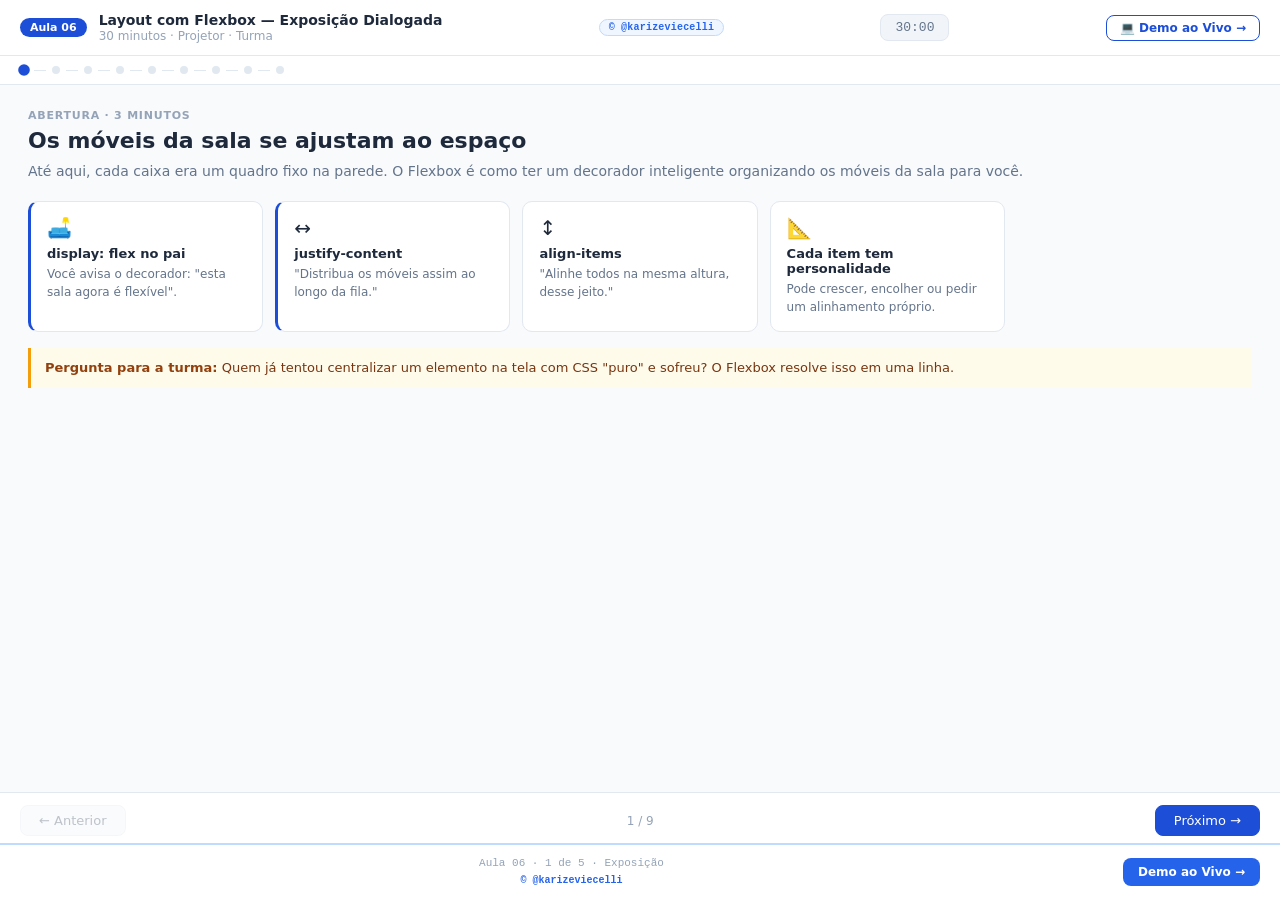
<file: Aula  06/a06_exposicao.html>
<!DOCTYPE html>
<!-- ============================================================
     Material didático desenvolvido por @karizeviecelli
     © 2026 — Todos os direitos reservados.
     Uso autorizado exclusivamente para fins educacionais.
     Redistribuição sem crédito é proibida.
     ============================================================ -->
<html lang="pt-BR">
<head>
<meta charset="UTF-8">
<meta name="viewport" content="width=device-width, initial-scale=1.0">
  <meta name="author" content="@karizeviecelli">
  <meta name="copyright" content="© 2026 @karizeviecelli. Todos os direitos reservados.">
<title>Exposição Dialogada — Layout com Flexbox · Aula 06</title>
<style>
*{box-sizing:border-box;margin:0;padding:0}
body{font-family:system-ui,sans-serif;color:#1e293b;background:#f8fafc;overflow:hidden}

#app{display:flex;flex-direction:column;height:100vh;padding-bottom:52px}

/* HEADER */
.hdr{display:flex;align-items:center;justify-content:space-between;padding:12px 20px;border-bottom:1px solid #e2e8f0;background:#fff;flex-shrink:0;flex-wrap:wrap;gap:8px}
.hdr-left{display:flex;align-items:center;gap:12px}
.badge{background:#1d4ed8;color:#fff;font-size:11px;font-weight:600;padding:3px 10px;border-radius:20px}
.hdr-title{font-size:14px;font-weight:600;color:#1e293b}
.hdr-sub{font-size:12px;color:#94a3b8;margin-top:1px}
.timer{font-size:13px;font-weight:500;color:#64748b;background:#f1f5f9;padding:5px 14px;border-radius:8px;border:1px solid #e2e8f0;min-width:64px;text-align:center;font-family:'Courier New',monospace}
.timer.warn{color:#d97706;background:#fffbeb;border-color:#fcd34d}
.timer.danger{color:#dc2626;background:#fef2f2;border-color:#fca5a5}

/* PROGRESS DOTS */
.dots{display:flex;align-items:center;gap:6px;padding:10px 20px;border-bottom:1px solid #e2e8f0;background:#fff;flex-shrink:0;overflow-x:auto;white-space:nowrap}
.dot{width:8px;height:8px;border-radius:50%;background:#e2e8f0;cursor:pointer;transition:all .2s;flex-shrink:0}
.dot.active{background:#1d4ed8;transform:scale(1.45)}
.dot.done{background:#93c5fd;opacity:.6}
.dot-sep{width:12px;height:1px;background:#e2e8f0;flex-shrink:0}

/* SLIDE AREA */
.slide-wrap{flex:1;overflow:hidden;position:relative}
.slide{position:absolute;inset:0;padding:24px 28px;overflow-y:auto;display:none}
.slide.active{display:block;animation:sIn .25s ease}
@keyframes sIn{from{opacity:0;transform:translateY(10px)}to{opacity:1;transform:translateY(0)}}

/* TYPOGRAPHY */
.eyebrow{font-size:11px;font-weight:600;letter-spacing:.07em;text-transform:uppercase;color:#94a3b8;margin-bottom:6px}
.slide-title{font-size:22px;font-weight:600;color:#1e293b;line-height:1.2;margin-bottom:6px}
.slide-sub{font-size:14px;color:#64748b;line-height:1.6;margin-bottom:18px}

/* CARDS */
.cards{display:grid;grid-template-columns:repeat(auto-fill,minmax(220px,1fr));gap:12px;margin-bottom:16px}
.card{background:#fff;border:1px solid #e2e8f0;border-radius:10px;padding:14px 16px}
.card.accent{border-left:3px solid #1d4ed8}
.card-icon{font-size:20px;margin-bottom:6px}
.card-title{font-size:13px;font-weight:600;color:#1e293b;margin-bottom:4px}
.card-body{font-size:12px;color:#64748b;line-height:1.55}
.card-body em{font-style:italic}
.card-body code{font-family:'Courier New',monospace;font-size:11px;background:#f1f5f9;padding:1px 4px;border-radius:3px;border:1px solid #e2e8f0}

/* FLEX AXIS VISUAL */
.axis-demo{border:1px dashed #93c5fd;border-radius:10px;padding:16px;margin:10px 0 18px;position:relative;background:#eff6ff}
.axis-demo .arrow-main{position:absolute;top:6px;left:16px;font-size:10px;font-weight:700;color:#1d4ed8;text-transform:uppercase;letter-spacing:.05em}
.axis-demo .arrow-cross{position:absolute;top:6px;right:16px;font-size:10px;font-weight:700;color:#be185d;text-transform:uppercase;letter-spacing:.05em}
.axis-row{display:flex;gap:10px;margin-top:14px}
.axis-box{background:#3b82f6;color:#fff;font-weight:700;font-size:13px;padding:14px 0;border-radius:6px;flex:1;text-align:center}

/* FLEX PLAYGROUND (justify/align mini demo) */
.flex-preview{display:flex;border:1px solid #e2e8f0;border-radius:10px;background:#fff;min-height:90px;padding:10px;margin-bottom:10px;transition:all .25s}
.flex-preview .fitem{background:#3b82f6;color:#fff;font-size:12px;font-weight:600;border-radius:6px;padding:10px 14px;display:flex;align-items:center;justify-content:center}

/* TIMELINE */
.timeline{position:relative;padding-left:26px}
.timeline::before{content:'';position:absolute;left:7px;top:0;bottom:0;width:1.5px;background:#e2e8f0}
.tl-item{position:relative;margin-bottom:14px;cursor:pointer}
.tl-item::before{content:'';position:absolute;left:-22px;top:6px;width:10px;height:10px;border-radius:50%;border:2px solid #e2e8f0;background:#fff;transition:all .2s}
.tl-item:hover::before{background:#3b82f6;border-color:#3b82f6}
.tl-item.tl-open::before{background:#1d4ed8;border-color:#1d4ed8;transform:scale(1.25)}
.tl-year{font-size:11px;font-weight:600;color:#94a3b8;margin-bottom:2px}
.tl-head{font-size:13px;font-weight:600;color:#1e293b;margin-bottom:3px}
.tl-desc{font-size:12px;color:#64748b;line-height:1.55;max-height:0;overflow:hidden;transition:max-height .3s ease}
.tl-item.tl-open .tl-desc{max-height:160px}
.tl-tag{display:inline-block;font-size:11px;font-weight:600;padding:2px 8px;border-radius:10px;margin-top:5px}

/* CODE */
.code-wrap{border:1px solid #e2e8f0;border-radius:10px;overflow:hidden;margin:10px 0}
.code-hdr{display:flex;align-items:center;justify-content:space-between;background:#f8fafc;padding:7px 14px;border-bottom:1px solid #e2e8f0}
.code-lang{font-size:11px;font-weight:500;color:#64748b}
.cdots{display:flex;gap:5px}
.cdot{width:10px;height:10px;border-radius:50%}
pre{background:#1e293b;color:#e2e8f0;padding:14px 16px;font-size:12px;line-height:1.75;overflow-x:auto;font-family:'Courier New',monospace;white-space:pre}
.k{color:#93c5fd}.kv{color:#6ee7b7}.a{color:#fde68a}.s{color:#fda4af}.t{color:#e2e8f0}.c{color:#475569;font-style:italic}

/* COMPARE */
.compare{display:grid;grid-template-columns:1fr 1fr;gap:12px;margin-bottom:14px}
@media(max-width:560px){.compare{grid-template-columns:1fr}}
.comp-side{border:1px solid #e2e8f0;border-radius:10px;overflow:hidden}
.comp-hdr{padding:8px 14px;font-size:12px;font-weight:600}
.comp-body{padding:10px 14px;font-size:12px;color:#64748b;line-height:1.65}
.comp-body code{font-family:'Courier New',monospace;font-size:11px;background:#f1f5f9;padding:1px 4px;border-radius:3px;border:1px solid #e2e8f0}

/* TAG EXPLORER */
.tag-grid{display:grid;grid-template-columns:repeat(3,1fr);gap:8px;margin-bottom:10px}
@media(max-width:500px){.tag-grid{grid-template-columns:1fr 1fr}}
.tag-item{background:#fff;border:1px solid #e2e8f0;border-radius:8px;padding:10px 12px;cursor:pointer;transition:all .15s}
.tag-item:hover{border-color:#93c5fd;background:#eff6ff}
.tag-item.tag-on{border-color:#1d4ed8;background:#eff6ff}
.tag-code{font-size:12px;font-weight:600;color:#1d4ed8;font-family:'Courier New',monospace;margin-bottom:3px}
.tag-name{font-size:11px;color:#94a3b8}
.tag-preview{background:#fff;border:1px solid #e2e8f0;border-radius:8px;padding:12px 14px;min-height:56px;font-size:13px;color:#64748b;line-height:1.6}
.tag-preview strong{color:#1e293b;font-weight:600;font-family:'Courier New',monospace}

/* QUIZ */
.quiz-q{font-size:14px;font-weight:600;color:#1e293b;margin-bottom:12px;line-height:1.5}
.quiz-opts{display:flex;flex-direction:column;gap:8px}
.quiz-opt{background:#f8fafc;border:1px solid #e2e8f0;border-radius:8px;padding:10px 14px;font-size:13px;color:#1e293b;cursor:pointer;transition:all .15s;display:flex;align-items:center;gap:10px}
.quiz-opt:hover:not(.correct):not(.wrong):not(.dimmed){border-color:#93c5fd;background:#eff6ff}
.quiz-opt.correct{background:#f0fdf4;border-color:#86efac;color:#15803d;pointer-events:none}
.quiz-opt.wrong{background:#fef2f2;border-color:#fca5a5;color:#dc2626;pointer-events:none}
.quiz-opt.dimmed{opacity:.4;pointer-events:none}
.quiz-feedback{margin-top:10px;padding:10px 14px;border-radius:8px;font-size:13px;line-height:1.5;display:none}
.quiz-block{margin-bottom:18px}

/* REFLECT */
.reflect-list{display:flex;flex-direction:column;gap:8px;margin-bottom:14px}
.reflect-item{display:flex;gap:12px;align-items:flex-start;background:#fff;border:1px solid #e2e8f0;border-radius:10px;padding:12px 14px}
.reflect-num{width:24px;height:24px;min-width:24px;border-radius:6px;background:#eff6ff;color:#1d4ed8;font-size:12px;font-weight:600;display:flex;align-items:center;justify-content:center;margin-top:1px}
.reflect-text{font-size:13px;color:#64748b;line-height:1.55}
.reflect-text strong{color:#1e293b;font-weight:600}

/* HIGHLIGHT BOX */
.hl{background:#fffbeb;border-left:3px solid #f59e0b;padding:10px 14px;font-size:13px;color:#78350f;line-height:1.55;margin:10px 0}
.hl strong{color:#92400e;font-weight:600}

/* NAV BAR */
.nav{display:flex;align-items:center;justify-content:space-between;padding:12px 20px;border-top:1px solid #e2e8f0;background:#fff;flex-shrink:0}
.nav-btn{background:#f1f5f9;border:1px solid #e2e8f0;color:#475569;padding:7px 18px;border-radius:8px;font-size:13px;font-weight:500;cursor:pointer;font-family:inherit;transition:all .15s;display:flex;align-items:center;gap:6px}
.nav-btn:hover{background:#e2e8f0;color:#1e293b}
.nav-btn.primary{background:#1d4ed8;color:#fff;border-color:#1d4ed8}
.nav-btn.primary:hover{background:#1e40af}
.nav-btn:disabled{opacity:.35;pointer-events:none}
.nav-counter{font-size:12px;color:#94a3b8}

code{font-family:'Courier New',monospace;font-size:12px;background:#f1f5f9;padding:1px 5px;border-radius:3px;border:1px solid #e2e8f0}

/* ── Autoria @karizeviecelli ── */
.autoria-badge{
  display:inline-flex;align-items:center;gap:5px;
  font-size:10px;font-weight:600;color:#2563eb;
  background:#eff6ff;border:1px solid #bfdbfe;
  padding:2px 9px;border-radius:20px;text-decoration:none;
  font-family:'Courier New',monospace;letter-spacing:.02em;white-space:nowrap;
}
.autoria-badge:hover{background:#bfdbfe;color:#1e40af}
</style>
</head>
<body>

<div id="app">
  <div class="hdr">
    <div class="hdr-left">
      <span class="badge">Aula 06</span>
      <div>
        <div class="hdr-title">Layout com Flexbox — Exposição Dialogada</div>
        <div class="hdr-sub">30 minutos · Projetor · Turma</div>
      </div>
    </div>
    <a href="https://instagram.com/karizeviecelli" target="_blank" class="autoria-badge">© @karizeviecelli</a>
    <div class="timer" id="timer">30:00</div>
  <button onclick="window.location.href='a06_demo_ao_vivo.html'" style="font-size:12px;font-weight:600;background:#fff;border:1.5px solid #1d4ed8;color:#1d4ed8;padding:5px 13px;border-radius:8px;cursor:pointer;white-space:nowrap;font-family:inherit;flex-shrink:0;transition:background .15s" onmouseover="this.style.background='#eff6ff'" onmouseout="this.style.background='#fff'">💻 Demo ao Vivo →</button>
  </div>

  <div class="dots" id="dots-bar"></div>

  <div class="slide-wrap" id="slide-wrap"></div>

  <div class="nav">
    <button class="nav-btn" id="btn-prev" onclick="nav(-1)" disabled>← Anterior</button>
    <span class="nav-counter" id="counter">1 / 9</span>
    <button class="nav-btn primary" id="btn-next" onclick="nav(1)">Próximo →</button>
  </div>
</div>

<script>
const SLIDES = [
  {
    id:'intro', time:3,
    render:()=>`
      <div class="eyebrow">Abertura · 3 minutos</div>
      <div class="slide-title">Os móveis da sala se ajustam ao espaço</div>
      <div class="slide-sub">Até aqui, cada caixa era um quadro fixo na parede. O Flexbox é como ter um decorador inteligente organizando os móveis da sala para você.</div>
      <div class="cards">
        <div class="card accent">
          <div class="card-icon">🛋️</div>
          <div class="card-title">display: flex no pai</div>
          <div class="card-body">Você avisa o decorador: "esta sala agora é flexível".</div>
        </div>
        <div class="card accent">
          <div class="card-icon">↔️</div>
          <div class="card-title">justify-content</div>
          <div class="card-body">"Distribua os móveis assim ao longo da fila."</div>
        </div>
        <div class="card">
          <div class="card-icon">↕️</div>
          <div class="card-title">align-items</div>
          <div class="card-body">"Alinhe todos na mesma altura, desse jeito."</div>
        </div>
        <div class="card">
          <div class="card-icon">📐</div>
          <div class="card-title">Cada item tem personalidade</div>
          <div class="card-body">Pode crescer, encolher ou pedir um alinhamento próprio.</div>
        </div>
      </div>
      <div class="hl"><strong>Pergunta para a turma:</strong> Quem já tentou centralizar um elemento na tela com CSS "puro" e sofreu? O Flexbox resolve isso em uma linha.</div>`
  },
  {
    id:'eixos', time:6,
    render:()=>`
      <div class="eyebrow">Conceito-base · 6 minutos</div>
      <div class="slide-title">Eixo principal x eixo cruzado</div>
      <div class="slide-sub"><code>justify-content</code> trabalha no eixo principal (main axis). <code>align-items</code> trabalha no eixo cruzado (cross axis). Essa é a regra mais importante da aula.</div>
      <div class="axis-demo">
        <span class="arrow-main">eixo principal →</span>
        <span class="arrow-cross">eixo cruzado ↓</span>
        <div class="axis-row">
          <div class="axis-box">1</div>
          <div class="axis-box">2</div>
          <div class="axis-box">3</div>
        </div>
      </div>
      <div class="compare">
        <div class="comp-side">
          <div class="comp-hdr" style="background:#eff6ff;color:#1d4ed8">flex-direction: row (padrão)</div>
          <div class="comp-body" style="display:flex;flex-direction:row;justify-content:space-between;align-items:center;gap:8px;min-height:90px">
            <div class="fitem" style="background:#3b82f6;color:#fff;padding:8px 12px;border-radius:6px;font-weight:600">A</div>
            <div class="fitem" style="background:#3b82f6;color:#fff;padding:16px 12px;border-radius:6px;font-weight:600">B</div>
            <div class="fitem" style="background:#3b82f6;color:#fff;padding:8px 12px;border-radius:6px;font-weight:600">C</div>
          </div>
        </div>
        <div class="comp-side">
          <div class="comp-hdr" style="background:#fdf4ff;color:#a21caf">flex-direction: column</div>
          <div class="comp-body" style="display:flex;flex-direction:column;justify-content:space-between;align-items:center;gap:8px;min-height:90px">
            <div class="fitem" style="background:#a21caf;color:#fff;padding:6px 12px;border-radius:6px;font-weight:600">A</div>
            <div class="fitem" style="background:#a21caf;color:#fff;padding:6px 24px;border-radius:6px;font-weight:600">B</div>
            <div class="fitem" style="background:#a21caf;color:#fff;padding:6px 12px;border-radius:6px;font-weight:600">C</div>
          </div>
        </div>
      </div>
      <div class="hl"><strong>Mesmo CSS nos dois lados</strong> (<code>justify-content: space-between; align-items: center</code>). Em <code>column</code> os eixos INVERTEM: o <code>space-between</code> passa a distribuir na vertical e o <code>align-items: center</code> passa a centralizar na horizontal.</div>`
  },
  {
    id:'justify', time:6,
    render:()=>`
      <div class="eyebrow">Distribuindo espaço · 6 minutos</div>
      <div class="slide-title">justify-content e align-items</div>
      <div class="slide-sub">Comparação lado a lado dos dois eixos.</div>
      <div class="compare">
        <div class="comp-side">
          <div class="comp-hdr" style="background:#eff6ff;color:#1d4ed8">justify-content (eixo principal)</div>
          <div class="comp-body">
            <code>flex-start</code> — encosta no início<br>
            <code>center</code> — centraliza<br>
            <code>space-between</code> — espaço só entre os itens<br>
            <code>space-around</code> — espaço igual, inclusive nas pontas (metade)<br>
            <code>space-evenly</code> — espaço totalmente igual, inclusive nas pontas
          </div>
        </div>
        <div class="comp-side">
          <div class="comp-hdr" style="background:#fdf4ff;color:#a21caf">align-items (eixo cruzado)</div>
          <div class="comp-body">
            <code>flex-start</code> — alinha no topo<br>
            <code>center</code> — centraliza verticalmente<br>
            <code>flex-end</code> — alinha na base<br>
            <code>stretch</code> — estica para ocupar a altura toda (padrão)<br>
            <code>baseline</code> — alinha pela linha de base do texto
          </div>
        </div>
      </div>`
  },
  {
    id:'wrapgap', time:5,
    render:()=>`
      <div class="eyebrow">Quando não cabe tudo · 5 minutos</div>
      <div class="slide-title">flex-wrap e gap</div>
      <div class="slide-sub">Se os móveis não cabem na fila, eles continuam em uma segunda fileira — e o gap organiza o espaço entre eles.</div>
      <div class="code-wrap">
        <div class="code-hdr">
          <span class="code-lang">CSS · .grade-de-cards</span>
          <div class="cdots"><div class="cdot" style="background:#ef4444"></div><div class="cdot" style="background:#f59e0b"></div><div class="cdot" style="background:#10b981"></div></div>
        </div>
        <pre><span class="k">.grade-de-cards</span> <span class="t">{</span>
  <span class="a">display</span>: <span class="s">flex</span><span class="t">;</span>
  <span class="a">flex-wrap</span>: <span class="s">wrap</span><span class="t">;</span> <span class="c">/* quebra linha se não couber */</span>
  <span class="a">gap</span>: <span class="s">16px</span><span class="t">;</span> <span class="c">/* espaço entre os itens */</span>
<span class="t">}</span></pre>
      </div>
      <div class="hl"><strong>Sem <code>flex-wrap: wrap</code></strong> (padrão <code>nowrap</code>), os itens tentam encolher para caber tudo na mesma linha — podendo espremer o conteúdo.</div>`
  },
  {
    id:'itens', time:5,
    render:()=>`
      <div class="eyebrow">Personalidade de cada item · 5 minutos</div>
      <div class="slide-title">flex-grow, flex-shrink, align-self, order</div>
      <div class="slide-sub">Cada móvel pode se comportar de um jeito diferente dos demais.</div>
      <div class="code-wrap">
        <div class="code-hdr">
          <span class="code-lang">CSS · .item</span>
          <div class="cdots"><div class="cdot" style="background:#ef4444"></div><div class="cdot" style="background:#f59e0b"></div><div class="cdot" style="background:#10b981"></div></div>
        </div>
        <pre><span class="k">.item</span> <span class="t">{</span>
  <span class="a">flex-grow</span>: <span class="s">1</span><span class="t">;</span>   <span class="c">/* cresce para ocupar espaço sobrando */</span>
  <span class="a">flex-shrink</span>: <span class="s">1</span><span class="t">;</span> <span class="c">/* encolhe se faltar espaço */</span>
  <span class="a">flex-basis</span>: <span class="s">200px</span><span class="t">;</span> <span class="c">/* tamanho de partida */</span>
  <span class="a">flex</span>: <span class="s">1 1 200px</span><span class="t">;</span> <span class="c">/* atalho: grow shrink basis */</span>
<span class="t">}</span>

<span class="k">.item-especial</span> <span class="t">{</span>
  <span class="a">align-self</span>: <span class="s">flex-end</span><span class="t">;</span> <span class="c">/* sobrescreve align-items só pra este item */</span>
  <span class="a">order</span>: <span class="s">-1</span><span class="t">;</span>          <span class="c">/* aparece primeiro, mesmo estando no meio do HTML */</span>
<span class="t">}</span></pre>
      </div>`
  },
  {
    id:'explorer', time:5,
    render:()=>`
      <div class="eyebrow">Prática interativa · 5 minutos</div>
      <div class="slide-title">justify-content — clique para explorar</div>
      <div class="slide-sub">Veja o efeito de cada valor na distribuição dos itens.</div>
      <div class="tag-grid">
        <div class="tag-item" onclick="showTag(this,'flex-start','Itens encostados no início do container (padrão). Sobra espaço só no final da fila.')">
          <div class="tag-code">flex-start</div><div class="tag-name">Início da fila</div>
        </div>
        <div class="tag-item" onclick="showTag(this,'center','Todos os itens centralizados no meio do container, com espaço igual nas duas pontas.')">
          <div class="tag-code">center</div><div class="tag-name">Centralizado</div>
        </div>
        <div class="tag-item" onclick="showTag(this,'space-between','Primeiro item na ponta inicial, último na ponta final, e o espaço sobrando é dividido igualmente SÓ entre os itens do meio.')">
          <div class="tag-code">space-between</div><div class="tag-name">Espaço só entre os itens</div>
        </div>
        <div class="tag-item" onclick="showTag(this,'space-around','Cada item recebe a mesma margem dos dois lados — por isso o espaço nas pontas é a metade do espaço entre os itens do meio.')">
          <div class="tag-code">space-around</div><div class="tag-name">Espaço ao redor de cada item</div>
        </div>
        <div class="tag-item" onclick="showTag(this,'space-evenly','O espaço é dividido de forma totalmente igual entre TODOS os intervalos, inclusive as pontas — sem a diferença do space-around.')">
          <div class="tag-code">space-evenly</div><div class="tag-name">Tudo igual, sem exceção</div>
        </div>
        <div class="tag-item" onclick="showTag(this,'flex-end','Itens encostados no final do container. Sobra espaço só no início da fila.')">
          <div class="tag-code">flex-end</div><div class="tag-name">Final da fila</div>
        </div>
      </div>
      <div class="flex-preview" id="flex-live" style="justify-content:flex-start;gap:0">
        <div class="fitem">1</div><div class="fitem">2</div><div class="fitem">3</div>
      </div>
      <div class="tag-preview" id="tag-prev">Clique em um valor acima: a caixa de cima mostra o efeito real e a descrição aparece aqui.</div>`
  },
  {
    id:'quiz', time:3,
    render:()=>`
      <div class="eyebrow">Verificação de aprendizagem · 3 minutos</div>
      <div class="slide-title">Quiz rápido — turma responde junto</div>
      <div class="slide-sub">Sem pressão. O objetivo é consolidar o que aprendemos.</div>
      <div class="quiz-block">
        <div class="quiz-q">1. Em um container com <code>display: flex</code> e <code>flex-direction: row</code>, qual propriedade centraliza os itens verticalmente?</div>
        <div class="quiz-opts">
          <div class="quiz-opt" onclick="answer(this,'w','fb1')"><span>A</span>justify-content: center</div>
          <div class="quiz-opt" onclick="answer(this,'c','fb1')"><span>B</span>align-items: center</div>
          <div class="quiz-opt" onclick="answer(this,'w','fb1')"><span>C</span>text-align: center</div>
          <div class="quiz-opt" onclick="answer(this,'w','fb1')"><span>D</span>flex-wrap: center</div>
        </div>
        <div class="quiz-feedback" id="fb1" style="background:#f0fdf4;color:#15803d">Correto! Com row, o eixo cruzado é vertical, e quem controla o eixo cruzado é o align-items.</div>
      </div>
      <div class="quiz-block">
        <div class="quiz-q">2. Um item tem <code>flex-grow: 1</code> e outro <code>flex-grow: 3</code>. Como o espaço sobrando é dividido?</div>
        <div class="quiz-opts">
          <div class="quiz-opt" onclick="answer(this,'w','fb2')"><span>A</span>Igualmente entre os dois</div>
          <div class="quiz-opt" onclick="answer(this,'c','fb2')"><span>B</span>1/4 para o primeiro, 3/4 para o segundo</div>
          <div class="quiz-opt" onclick="answer(this,'w','fb2')"><span>C</span>Só o segundo recebe espaço</div>
          <div class="quiz-opt" onclick="answer(this,'w','fb2')"><span>D</span>Depende do flex-basis, não do flex-grow</div>
        </div>
        <div class="quiz-feedback" id="fb2" style="background:#f0fdf4;color:#15803d">Correto! O total de "partes" é 1+3=4. O primeiro item recebe 1/4 do espaço extra, o segundo recebe 3/4.</div>
      </div>`
  },
  {
    id:'curiosidades', time:1,
    render:()=>`
      <div class="eyebrow">Bônus · 1 minuto</div>
      <div class="slide-title">Você sabia?</div>
      <div class="slide-sub">Fatos sobre Flexbox que valem compartilhar com a turma.</div>
      <div class="cards">
        <div class="card accent">
          <div class="card-icon">🎯</div>
          <div class="card-title">Centralizar ficou trivial</div>
          <div class="card-body">Antes do Flexbox, centralizar um elemento vertical e horizontalmente exigia truques. Hoje: <code>display:flex; justify-content:center; align-items:center;</code></div>
        </div>
        <div class="card accent">
          <div class="card-icon">👶</div>
          <div class="card-title">Só afeta os filhos DIRETOS</div>
          <div class="card-body">display:flex organiza apenas os filhos imediatos do container — netos não são afetados automaticamente.</div>
        </div>
        <div class="card">
          <div class="card-icon">🔄</div>
          <div class="card-title">order não muda o HTML</div>
          <div class="card-body">order reordena só visualmente. Leitores de tela e a navegação por Tab ainda seguem a ordem original do HTML.</div>
        </div>
        <div class="card">
          <div class="card-icon">🧭</div>
          <div class="card-title">Flexbox é 1D, Grid é 2D</div>
          <div class="card-body">Flexbox organiza bem uma fila (linha OU coluna). Para controlar linhas E colunas ao mesmo tempo, a ferramenta certa é o CSS Grid — aula 7.</div>
        </div>
      </div>`
  },
  {
    id:'fechamento', time:1,
    render:()=>`
      <div class="eyebrow">Encerramento · 1 minuto</div>
      <div class="slide-title">Recapitulando e partindo para a prática</div>
      <div class="slide-sub">O que aprendemos nesta exposição e o que fazemos agora.</div>
      <div class="reflect-list">
        <div class="reflect-item">
          <div class="reflect-num">1</div>
          <div class="reflect-text"><strong>display: flex</strong> transforma os filhos diretos em itens flexíveis, organizados ao longo de um eixo.</div>
        </div>
        <div class="reflect-item">
          <div class="reflect-num">2</div>
          <div class="reflect-text"><strong>justify-content</strong> controla o eixo principal, <strong>align-items</strong> controla o eixo cruzado.</div>
        </div>
        <div class="reflect-item">
          <div class="reflect-num">3</div>
          <div class="reflect-text"><strong>flex-wrap e gap</strong> resolvem quebra de linha e espaçamento sem margin manual.</div>
        </div>
        <div class="reflect-item">
          <div class="reflect-num">4</div>
          <div class="reflect-text"><strong>Agora é hora de construir.</strong> Na demo e na prática guiada: navbar + grade de cards (eixo <code>row</code>). No desafio: página "Nossa Equipe" com <code>column</code>, proporções e <code>align-self</code>.</div>
        </div>
      </div>
      <div class="hl"><strong>Checkpoint 2 do projeto final:</strong> o desafio de hoje (página "Nossa Equipe") conta como avaliação do projeto.</div>`
  }
];

let cur = 0;
let timerInterval = null;
let timerStarted = false;

function buildDots() {
  const bar = document.getElementById('dots-bar');
  SLIDES.forEach((s, i) => {
    const d = document.createElement('span');
    d.className = 'dot' + (i === 0 ? ' active' : '');
    d.title = 'Slide ' + (i + 1);
    d.onclick = () => goTo(i);
    bar.appendChild(d);
    if (i < SLIDES.length - 1) {
      const sep = document.createElement('div');
      sep.className = 'dot-sep';
      bar.appendChild(sep);
    }
  });
}

function buildSlides() {
  const wrap = document.getElementById('slide-wrap');
  SLIDES.forEach((s, i) => {
    const div = document.createElement('div');
    div.className = 'slide' + (i === 0 ? ' active' : '');
    div.id = 'sl-' + s.id;
    div.innerHTML = s.render();
    wrap.appendChild(div);
  });
}

function goTo(i) {
  const prev = cur;
  document.getElementById('sl-' + SLIDES[prev].id).classList.remove('active');
  const dots = document.querySelectorAll('.dot');
  dots[prev].classList.remove('active');
  if (i > prev) dots[prev].classList.add('done');

  cur = i;
  const el = document.getElementById('sl-' + SLIDES[cur].id);
  el.innerHTML = SLIDES[cur].render();
  el.classList.add('active');
  dots[cur].classList.add('active');
  dots[cur].classList.remove('done');

  document.getElementById('btn-prev').disabled = cur === 0;
  const btnNext = document.getElementById('btn-next');
  btnNext.disabled = cur === SLIDES.length - 1;
  btnNext.textContent = cur === SLIDES.length - 1 ? 'Finalizar' : 'Próximo →';
  document.getElementById('counter').textContent = (cur + 1) + ' / ' + SLIDES.length;

  if (!timerStarted) { timerStarted = true; startTimer(); }
}

function nav(d) {
  const ni = cur + d;
  if (ni >= 0 && ni < SLIDES.length) goTo(ni);
}

function startTimer() {
  let rem = 30 * 60;
  const el = document.getElementById('timer');
  timerInterval = setInterval(() => {
    rem--;
    if (rem <= 0) { clearInterval(timerInterval); el.textContent = '00:00'; el.className = 'timer danger'; return; }
    const m = Math.floor(rem / 60), s = rem % 60;
    el.textContent = (m < 10 ? '0' : '') + m + ':' + (s < 10 ? '0' : '') + s;
    if (rem <= 300) el.className = 'timer warn';
    if (rem <= 60)  el.className = 'timer danger';
  }, 1000);
}

function tlClick(i) {
  document.querySelectorAll('.tl-item').forEach((el, j) => el.classList.toggle('tl-open', j === i));
}

function showTag(el, tag, desc) {
  document.querySelectorAll('.tag-item').forEach(t => t.classList.remove('tag-on'));
  el.classList.add('tag-on');
  const live = document.getElementById('flex-live');
  if (live) live.style.justifyContent = tag;
  document.getElementById('tag-prev').innerHTML =
    '<strong>justify-content: ' + tag + '</strong><br>' + desc;
}

function answer(el, type, fbId) {
  const block = el.closest('.quiz-block');
  block.querySelectorAll('.quiz-opt').forEach(o => {
    if (o === el) o.classList.add(type === 'c' ? 'correct' : 'wrong');
    else o.classList.add('dimmed');
  });
  const fb = document.getElementById(fbId);
  if (type !== 'c') {
    fb.style.background = '#fef2f2';
    fb.style.color = '#dc2626';
    fb.textContent = 'Não exatamente — pense em qual eixo (principal ou cruzado) cada propriedade controla.';
  }
  fb.style.display = 'block';
}

buildDots();
buildSlides();
document.getElementById('btn-prev').disabled = true;
</script>

<!-- NAV BAR -->
<div style="position:fixed;bottom:0;left:0;right:0;background:#fff;border-top:2px solid #bfdbfe;padding:10px 20px;display:flex;align-items:center;justify-content:space-between;z-index:9999;gap:12px">
  <div></div>
  <div style="font-size:11px;color:#94a3b8;font-family:'Courier New',monospace;text-align:center;flex:1;line-height:1.6">Aula 06 &middot; 1 de 5 &middot; Exposição<br><a href="https://instagram.com/karizeviecelli" target="_blank" style="color:#2563eb;text-decoration:none;font-weight:600;font-size:10px">© @karizeviecelli</a></div>
  <a href="a06_demo_ao_vivo.html" style="display:inline-flex;align-items:center;gap:6px;background:#2563eb;color:#fff;font-size:12px;font-weight:600;padding:7px 15px;border-radius:8px;text-decoration:none;white-space:nowrap" onmouseover="this.style.background='#1d4ed8'" onmouseout="this.style.background='#2563eb'">Demo ao Vivo &#8594;</a>
</div>
</body>
</html>
</file>
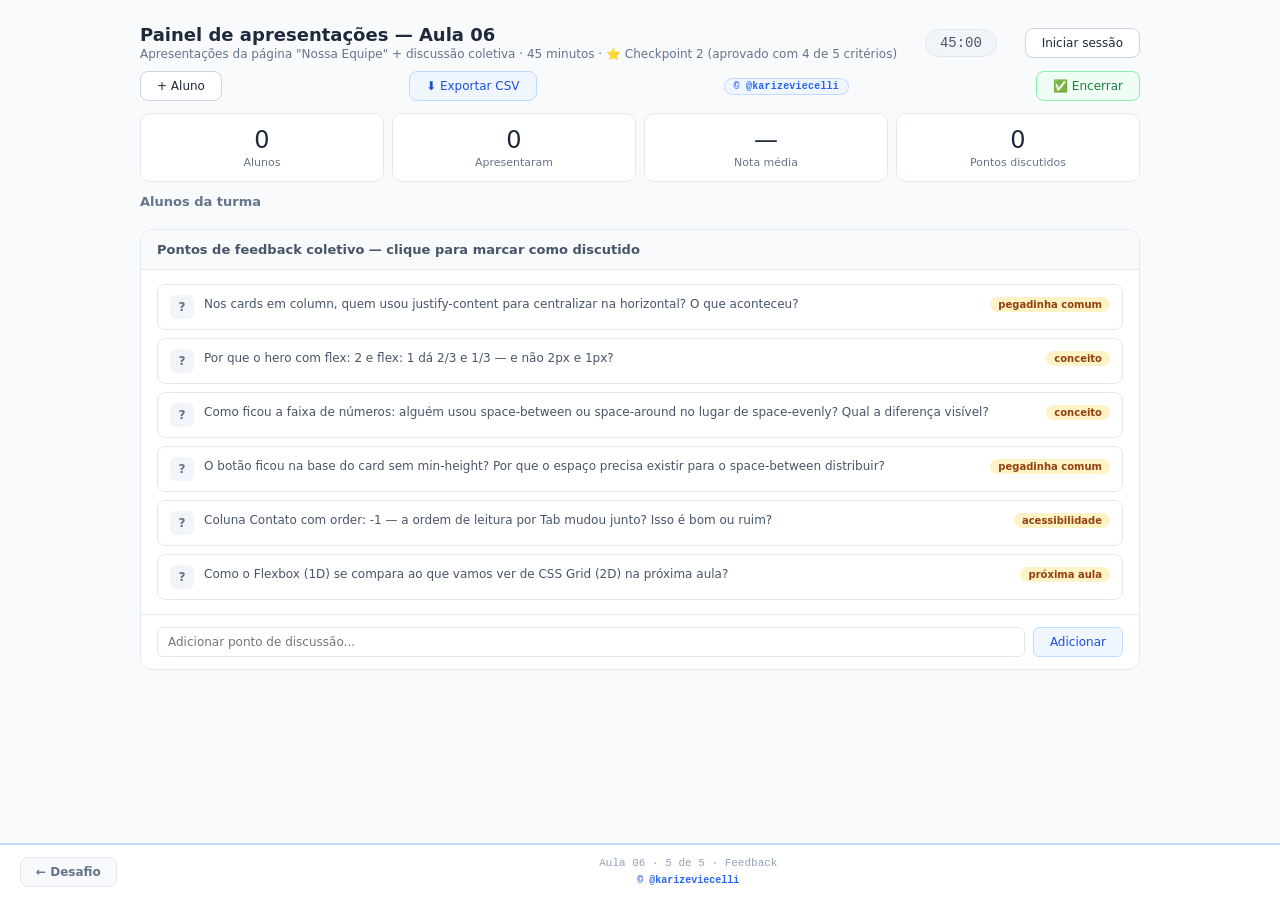
<file: Aula  06/a06_feedback.html>
<!DOCTYPE html>
<!-- ============================================================
     Material didático desenvolvido por @karizeviecelli
     © 2026 — Todos os direitos reservados.
     Uso autorizado exclusivamente para fins educacionais.
     Redistribuição sem crédito é proibida.
     ============================================================ -->
<html lang="pt-BR">
<head>
<meta charset="UTF-8">
<meta name="viewport" content="width=device-width, initial-scale=1.0">
  <meta name="author" content="@karizeviecelli">
  <meta name="copyright" content="© 2026 @karizeviecelli. Todos os direitos reservados.">
<title>Apresentações e Feedback — Aula 06 Flexbox</title>
<style>
*{box-sizing:border-box;margin:0;padding:0}
body{font-family:system-ui,sans-serif;color:#1e293b;background:#f8fafc;min-height:100vh;padding:24px 24px 70px}

.fb-wrap{display:flex;flex-direction:column;gap:12px;max-width:1000px;margin:0 auto}

.top-bar{display:flex;align-items:center;justify-content:space-between;flex-wrap:wrap;gap:10px}
.tb-title{font-size:18px;font-weight:600;color:#1e293b}
.tb-meta{font-size:12px;color:#64748b;margin-top:2px}
.t-chip{font-size:14px;font-weight:500;padding:5px 14px;border-radius:20px;background:#f1f5f9;border:1px solid #e2e8f0;color:#475569;font-family:'Courier New',monospace}
.tbtn{font-size:12px;padding:7px 16px;border-radius:8px;border:1px solid #cbd5e1;background:#fff;color:#1e293b;cursor:pointer;font-family:inherit;transition:all .15s;white-space:nowrap}
.tbtn:hover{background:#f1f5f9}
.tbtn:disabled{opacity:.4;pointer-events:none}

.stats-row{display:grid;grid-template-columns:repeat(4,1fr);gap:8px}
.stat{background:#fff;border:1px solid #e2e8f0;border-radius:10px;padding:12px;text-align:center}
.stat-n{font-size:24px;font-weight:500;color:#1e293b}
.stat-l{font-size:11px;color:#64748b;margin-top:2px}

.section-hdr{font-size:13px;font-weight:600;color:#64748b;margin-bottom:8px;display:flex;align-items:center;justify-content:space-between}
.add-btn{font-size:12px;padding:5px 12px;border-radius:8px;border:1px solid #cbd5e1;background:#fff;color:#1e293b;cursor:pointer;font-family:inherit;transition:background .15s;display:flex;align-items:center;gap:5px}
.add-btn:hover{background:#f1f5f9}

.alunos-grid{display:grid;grid-template-columns:repeat(auto-fill,minmax(210px,1fr));gap:8px}

.aluno-card{border:1px solid #e2e8f0;border-radius:12px;overflow:hidden;background:#fff;transition:border-color .15s}
.aluno-card:hover{border-color:#cbd5e1}
.aluno-card.presenting{border:2px solid #3b82f6}
.aluno-card.done-card{border-color:#86efac}

.ac-top{display:flex;align-items:center;gap:10px;padding:10px 12px;border-bottom:1px solid #f1f5f9}
.avatar{width:32px;height:32px;border-radius:50%;display:flex;align-items:center;justify-content:center;font-size:12px;font-weight:600;flex-shrink:0}
.ac-name{font-size:13px;font-weight:600;color:#1e293b;line-height:1.2}
.ac-status{font-size:11px;color:#94a3b8;margin-top:1px}

.ac-body{padding:10px 12px}
.stars{display:flex;gap:3px;margin-bottom:8px}
.star{font-size:18px;line-height:1;cursor:pointer;color:#e2e8f0;transition:color .1s;user-select:none}
.star.on{color:#f59e0b}

.ac-checks{display:flex;flex-direction:column;gap:4px;margin-bottom:8px}
.ac-chk{display:flex;align-items:center;gap:6px;font-size:11px;color:#64748b}
.mini-check{width:14px;height:14px;border-radius:3px;border:1px solid #cbd5e1;cursor:pointer;display:flex;align-items:center;justify-content:center;flex-shrink:0;transition:all .12s;background:#fff}
.mini-check.on{background:#22c55e;border-color:#22c55e}
.mini-check svg{display:none}
.mini-check.on svg{display:block}

.ac-note{width:100%;border:1px solid #e2e8f0;border-radius:6px;padding:6px 8px;font-size:11px;font-family:inherit;color:#1e293b;background:#fff;resize:none;outline:none;transition:border-color .15s}
.ac-note:focus{border-color:#3b82f6}

.ac-actions{display:flex;gap:6px;margin-top:8px}
.ac-btn{flex:1;font-size:11px;padding:6px 4px;border-radius:6px;border:1px solid #e2e8f0;background:#f8fafc;color:#64748b;cursor:pointer;font-family:inherit;transition:all .12s;text-align:center}
.ac-btn:hover{background:#eff6ff;color:#1d4ed8;border-color:#bfdbfe}
.ac-btn.pres-btn.on{background:#eff6ff;color:#1d4ed8;border-color:#3b82f6}
.ac-btn.done-btn-sm.on{background:#f0fdf4;color:#15803d;border-color:#86efac}

.coletivo{border:1px solid #e2e8f0;border-radius:12px;overflow:hidden;background:#fff}
.col-hdr{padding:12px 16px;background:#f8fafc;border-bottom:1px solid #e2e8f0;font-size:13px;font-weight:600;color:#475569}
.col-body{padding:14px 16px;display:flex;flex-direction:column;gap:8px}

.ponto{border:1px solid #e2e8f0;border-radius:8px;padding:10px 12px;cursor:pointer;transition:all .15s;display:flex;align-items:flex-start;gap:10px}
.ponto:hover{border-color:#cbd5e1;background:#f8fafc}
.ponto.used{border-color:#bfdbfe;background:#eff6ff}
.ponto-icon{width:24px;height:24px;border-radius:6px;flex-shrink:0;display:flex;align-items:center;justify-content:center;font-size:12px;font-weight:600}
.ponto-text{font-size:12px;color:#475569;line-height:1.5;flex:1}
.ponto.used .ponto-text{color:#1d4ed8}
.ponto-badge{font-size:10px;font-weight:600;padding:2px 8px;border-radius:10px;background:#fef3c7;color:#92400e;white-space:nowrap;flex-shrink:0;margin-top:2px}
.ponto.used .ponto-badge{background:#dbeafe;color:#1e40af}

.add-area{display:flex;gap:8px;padding:12px 16px;border-top:1px solid #e2e8f0}
.add-area input{flex:1;border:1px solid #e2e8f0;border-radius:6px;padding:7px 10px;font-size:12px;font-family:inherit;color:#1e293b;background:#fff;outline:none;transition:border-color .15s}
.add-area input:focus{border-color:#3b82f6}
.add-area button{font-size:12px;padding:7px 16px;border-radius:6px;border:1px solid #bfdbfe;background:#eff6ff;color:#1d4ed8;cursor:pointer;font-family:inherit;font-weight:500;transition:background .15s}
.add-area button:hover{background:#dbeafe}

@media(max-width:600px){
  .stats-row{grid-template-columns:1fr 1fr}
  .alunos-grid{grid-template-columns:1fr}
}

/* ── Autoria @karizeviecelli ── */
.autoria-badge{
  display:inline-flex;align-items:center;gap:5px;
  font-size:10px;font-weight:600;color:#2563eb;
  background:#eff6ff;border:1px solid #bfdbfe;
  padding:2px 9px;border-radius:20px;text-decoration:none;
  font-family:'Courier New',monospace;letter-spacing:.02em;white-space:nowrap;
}
.autoria-badge:hover{background:#bfdbfe;color:#1e40af}
</style>
</head>
<body>

<div class="fb-wrap">

  <div class="top-bar">
    <div>
      <div class="tb-title">Painel de apresentações — Aula 06</div>
      <div class="tb-meta">Apresentações da página "Nossa Equipe" + discussão coletiva · 45 minutos · ⭐ Checkpoint 2 (aprovado com 4 de 5 critérios)</div>
    </div>
    <span class="t-chip" id="timer-chip">45:00</span>
    <button class="tbtn" id="timer-btn" onclick="startTimer()">Iniciar sessão</button>
    <button class="tbtn" onclick="addAluno()">+ Aluno</button>
    <button class="tbtn" onclick="exportarCSV()" style="background:#eff6ff;color:#1d4ed8;border-color:#bfdbfe">⬇️ Exportar CSV</button>
    <a href="https://instagram.com/karizeviecelli" target="_blank" class="autoria-badge">© @karizeviecelli</a>
    <button class="tbtn" onclick="if(confirm('Encerrar a sessão?'))window.close()" style="background:#f0fdf4;color:#15803d;border-color:#86efac">✅ Encerrar</button>
  </div>

  <div class="stats-row">
    <div class="stat"><div class="stat-n" id="s-total">0</div><div class="stat-l">Alunos</div></div>
    <div class="stat"><div class="stat-n" id="s-pres">0</div><div class="stat-l">Apresentaram</div></div>
    <div class="stat"><div class="stat-n" id="s-med">—</div><div class="stat-l">Nota média</div></div>
    <div class="stat"><div class="stat-n" id="s-pontos">0</div><div class="stat-l">Pontos discutidos</div></div>
  </div>

  <div>
    <div class="section-hdr">
      <span>Alunos da turma</span>
    </div>
    <div class="alunos-grid" id="alunos-grid"></div>
  </div>

  <div class="coletivo">
    <div class="col-hdr">Pontos de feedback coletivo — clique para marcar como discutido</div>
    <div class="col-body" id="pontos-list"></div>
    <div class="add-area">
      <input type="text" id="novo-ponto" placeholder="Adicionar ponto de discussão..." onkeydown="if(event.key==='Enter')addPonto()">
      <button onclick="addPonto()">Adicionar</button>
    </div>
  </div>

</div>

<script>
const CORES_AVATAR = [
  {bg:'#dbeafe',txt:'#1e40af'},
  {bg:'#ede9fe',txt:'#5b21b6'},
  {bg:'#ccfbf1',txt:'#0f766e'},
  {bg:'#fef3c7',txt:'#92400e'},
  {bg:'#fce7f3',txt:'#9d174d'},
  {bg:'#dcfce7',txt:'#166534'},
  {bg:'#fee2e2',txt:'#991b1b'},
  {bg:'#e0f2fe',txt:'#0369a1'},
];

const CHECKS = ['Hero com proporção flex 2/1 e centralizado', 'Números com space-evenly', 'Cards em column com botão na base', 'Rodapé com order + align-self', 'Explica qual eixo cada propriedade controla'];

const PONTOS_BASE = [
  {t:'Nos cards em column, quem usou justify-content para centralizar na horizontal? O que aconteceu?', tag:'pegadinha comum'},
  {t:'Por que o hero com flex: 2 e flex: 1 dá 2/3 e 1/3 — e não 2px e 1px?', tag:'conceito'},
  {t:'Como ficou a faixa de números: alguém usou space-between ou space-around no lugar de space-evenly? Qual a diferença visível?', tag:'conceito'},
  {t:'O botão ficou na base do card sem min-height? Por que o espaço precisa existir para o space-between distribuir?', tag:'pegadinha comum'},
  {t:'Coluna Contato com order: -1 — a ordem de leitura por Tab mudou junto? Isso é bom ou ruim?', tag:'acessibilidade'},
  {t:'Como o Flexbox (1D) se compara ao que vamos ver de CSS Grid (2D) na próxima aula?', tag:'próxima aula'},
];

let alunos = [

];

let pontos = PONTOS_BASE.map(p => ({...p, used:false}));
let tSec = 45 * 60, tInterval = null, ticking = false;

function initials(nome) {
  return nome.trim().split(/\s+/).slice(0,2).map(n=>n[0]).join('').toUpperCase();
}

function buildAlunos() {
  const g = document.getElementById('alunos-grid');
  g.innerHTML = '';
  alunos.forEach((a, ai) => {
    const av = CORES_AVATAR[a.cor % CORES_AVATAR.length];
    const card = document.createElement('div');
    card.className = 'aluno-card' +
      (a.status === 'apresentando' ? ' presenting' : '') +
      (a.status === 'concluido'    ? ' done-card'   : '');
    card.id = 'ac-' + ai;

    const starsHtml = [1,2,3,4,5].map(n =>
      `<span class="star${a.nota >= n ? ' on' : ''}" onclick="setStar(${ai},${n})">&#9733;</span>`
    ).join('');

    const checksHtml = CHECKS.map((c, ci) =>
      `<div class="ac-chk">
        <div class="mini-check${a.checks[ci] ? ' on' : ''}" id="mchk-${ai}-${ci}" onclick="toggleCheck(${ai},${ci})">
          <svg width="10" height="10" viewBox="0 0 10 10" fill="none">
            <path d="M1.5 5l2.5 2.5 4.5-4.5" stroke="white" stroke-width="1.8" stroke-linecap="round" stroke-linejoin="round"/>
          </svg>
        </div>
        <span>${c}</span>
      </div>`
    ).join('');

    const statusLabel = a.status === 'pendente' ? 'Aguardando' :
                        a.status === 'apresentando' ? 'Apresentando agora' : 'Concluído';

    card.innerHTML = `
      <div class="ac-top">
        <div class="avatar" style="background:${av.bg};color:${av.txt}">${a.iniciais}</div>
        <div>
          <div class="ac-name">${a.nome}</div>
          <div class="ac-status">${statusLabel}</div>
        </div>
      </div>
      <div class="ac-body">
        <div class="stars">${starsHtml}</div>
        <div class="ac-checks">${checksHtml}</div>
        <textarea class="ac-note" rows="2" placeholder="Observações..." oninput="saveNote(${ai},this.value)">${a.nota_txt}</textarea>
        <div class="ac-actions">
          <div class="ac-btn pres-btn${a.status==='apresentando'?' on':''}" onclick="setStatus(${ai},'apresentando')">Apresentando</div>
          <div class="ac-btn done-btn-sm${a.status==='concluido'?' on':''}" onclick="setStatus(${ai},'concluido')">Concluído</div>
        </div>
      </div>`;
    g.appendChild(card);
  });
  updateStats();
}

function setStar(ai, n) {
  alunos[ai].nota = alunos[ai].nota === n ? 0 : n;
  buildAlunos();
}

function toggleCheck(ai, ci) {
  alunos[ai].checks[ci] = !alunos[ai].checks[ci];
  const el = document.getElementById('mchk-' + ai + '-' + ci);
  if (el) el.classList.toggle('on');
  updateStats();
}

function setStatus(ai, s) {
  alunos[ai].status = alunos[ai].status === s ? 'pendente' : s;
  buildAlunos();
}

function saveNote(ai, v) {
  alunos[ai].nota_txt = v;
}

function addAluno() {
  const nome = prompt('Nome do aluno:');
  if (!nome || !nome.trim()) return;
  const n = nome.trim();
  alunos.push({
    nome: n,
    iniciais: initials(n),
    cor: alunos.length % CORES_AVATAR.length,
    nota: 0,
    checks: new Array(5).fill(false),
    status: 'pendente',
    nota_txt: ''
  });
  buildAlunos();
}

function updateStats() {
  document.getElementById('s-total').textContent = alunos.length;
  const pres = alunos.filter(a => a.status === 'concluido').length;
  document.getElementById('s-pres').textContent = pres;
  const rated = alunos.filter(a => a.nota > 0);
  document.getElementById('s-med').innerHTML = rated.length
    ? (rated.reduce((s, a) => s + a.nota, 0) / rated.length).toFixed(1) + '&#9733;'
    : '—';
  document.getElementById('s-pontos').textContent = pontos.filter(p => p.used).length;
}

function buildPontos() {
  const el = document.getElementById('pontos-list');
  el.innerHTML = '';
  pontos.forEach((p, i) => {
    const d = document.createElement('div');
    d.className = 'ponto' + (p.used ? ' used' : '');
    d.onclick = () => { p.used = !p.used; buildPontos(); updateStats(); };
    d.innerHTML = `
      <div class="ponto-icon" style="background:${p.used?'#dbeafe':'#f1f5f9'};color:${p.used?'#1d4ed8':'#64748b'}">
        ${p.used ? '✓' : '?'}
      </div>
      <div class="ponto-text">${p.t}</div>
      <div class="ponto-badge">${p.tag}</div>`;
    el.appendChild(d);
  });
}

function addPonto() {
  const inp = document.getElementById('novo-ponto');
  const v = inp.value.trim();
  if (!v) return;
  pontos.push({t: v, tag: 'custom', used: false});
  inp.value = '';
  buildPontos();
}

function startTimer() {
  const btn = document.getElementById('timer-btn');
  if (!ticking) {
    ticking = true;
    btn.textContent = 'Pausar';
    tInterval = setInterval(() => {
      tSec--;
      const m = Math.floor(tSec / 60), s = tSec % 60;
      const chip = document.getElementById('timer-chip');
      chip.textContent = (m < 10 ? '0' : '') + m + ':' + (s < 10 ? '0' : '') + s;
      if (tSec <= 300) chip.style.color = '#d97706';
      if (tSec <= 60)  chip.style.color = '#dc2626';
      if (tSec <= 0) {
        clearInterval(tInterval);
        ticking = false;
        btn.textContent = 'Encerrado';
        btn.disabled = true;
      }
    }, 1000);
  } else {
    ticking = false;
    clearInterval(tInterval);
    btn.textContent = 'Continuar';
  }
}

/* ── Exportação CSV ── */
function csvEscape(v) {
  const s = String(v == null ? '' : v).replace(/"/g, '""');
  return /[;"\n]/.test(s) ? `"${s}"` : s;
}

function exportarCSV() {
  if (alunos.length === 0) {
    alert('Ainda não há alunos cadastrados. Clique em "+ Aluno" para adicionar.');
    return;
  }

  const statusLabel = { pendente: 'Aguardando', apresentando: 'Apresentando agora', concluido: 'Concluído' };

  const header = ['Nome', 'Status', 'Nota (1-5)', ...CHECKS, 'Observações'];
  const linhas = alunos.map(a => [
    a.nome,
    statusLabel[a.status] || a.status,
    a.nota || 0,
    ...a.checks.map(c => c ? 'Sim' : 'Não'),
    a.nota_txt || ''
  ]);

  let csv = header.map(csvEscape).join(';') + '\n';
  linhas.forEach(l => { csv += l.map(csvEscape).join(';') + '\n'; });

  csv += '\n';
  csv += 'Pontos de discussão coletiva;Discutido\n';
  pontos.forEach(p => {
    csv += csvEscape(p.t) + ';' + (p.used ? 'Sim' : 'Não') + '\n';
  });

  const BOM = '﻿'; // garante acentos corretos ao abrir no Excel
  const blob = new Blob([BOM + csv], { type: 'text/csv;charset=utf-8;' });
  const url = URL.createObjectURL(blob);
  const a = document.createElement('a');
  const data = new Date().toISOString().slice(0, 10);
  a.href = url;
  a.download = `aula06-feedback-${data}.csv`;
  document.body.appendChild(a);
  a.click();
  document.body.removeChild(a);
  URL.revokeObjectURL(url);
}

buildAlunos();
buildPontos();
</script>

<!-- NAV BAR -->
<div style="position:fixed;bottom:0;left:0;right:0;background:#fff;border-top:2px solid #bfdbfe;padding:10px 20px;display:flex;align-items:center;justify-content:space-between;z-index:9999;gap:12px">
  <a href="a06_desafio.html" style="display:inline-flex;align-items:center;gap:6px;background:#f8fafc;color:#64748b;font-size:12px;font-weight:600;padding:7px 15px;border-radius:8px;text-decoration:none;border:1px solid #e2e8f0;white-space:nowrap" onmouseover="this.style.background='#f1f5f9'" onmouseout="this.style.background='#f8fafc'">&#8592; Desafio</a>
  <div style="font-size:11px;color:#94a3b8;font-family:'Courier New',monospace;text-align:center;flex:1;line-height:1.6">Aula 06 &middot; 5 de 5 &middot; Feedback<br><a href="https://instagram.com/karizeviecelli" target="_blank" style="color:#2563eb;text-decoration:none;font-weight:600;font-size:10px">© @karizeviecelli</a></div>
  <div></div>
</div>
</body>
</html>
</file>
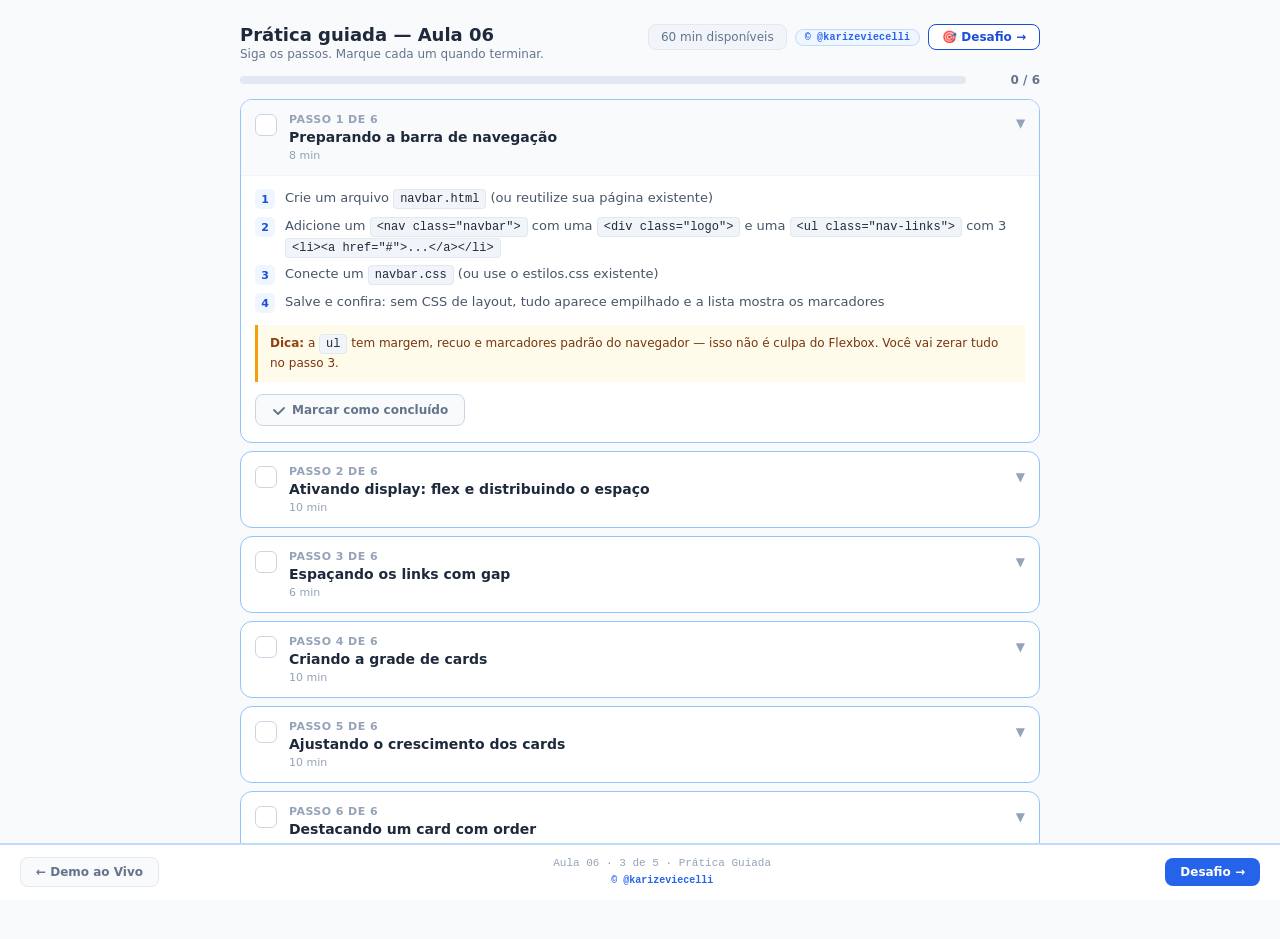
<file: Aula  06/a06_pratica_guiada.html>
<!DOCTYPE html>
<!-- ============================================================
     Material didático desenvolvido por @karizeviecelli
     © 2026 — Todos os direitos reservados.
     Uso autorizado exclusivamente para fins educacionais.
     Redistribuição sem crédito é proibida.
     ============================================================ -->
<html lang="pt-BR">
<head>
<meta charset="UTF-8">
<meta name="viewport" content="width=device-width, initial-scale=1.0">
  <meta name="author" content="@karizeviecelli">
  <meta name="copyright" content="© 2026 @karizeviecelli. Todos os direitos reservados.">
<title>Prática Guiada — Aula 06 Flexbox</title>
<style>
*{box-sizing:border-box;margin:0;padding:0}
body{font-family:system-ui,sans-serif;color:#1e293b;background:#f8fafc;min-height:100vh;padding:24px 24px 70px}

.pg-wrap{max-width:800px;margin:0 auto;display:flex;flex-direction:column;gap:12px}

.pg-header{display:flex;align-items:flex-start;justify-content:space-between;flex-wrap:wrap;gap:10px}
.pg-title{font-size:18px;font-weight:600;color:#1e293b}
.pg-meta{font-size:12px;color:#64748b;margin-top:2px}
.header-right{display:flex;align-items:center;gap:8px;flex-wrap:wrap}
.pg-time{font-size:12px;font-weight:500;color:#64748b;background:#f1f5f9;border:1px solid #e2e8f0;padding:5px 12px;border-radius:8px}
.next-btn{font-size:12px;font-weight:600;background:#fff;border:1.5px solid #1d4ed8;color:#1d4ed8;padding:5px 13px;border-radius:8px;cursor:pointer;font-family:inherit;transition:background .15s;display:flex;align-items:center;gap:5px}
.next-btn:hover{background:#eff6ff}

.prog-row{display:flex;align-items:center;gap:10px}
.prog-bg{flex:1;height:8px;background:#e2e8f0;border-radius:4px;overflow:hidden}
.prog-fg{height:100%;background:#22c55e;border-radius:4px;transition:width .4s ease;width:0%}
.prog-txt{font-size:12px;font-weight:600;color:#64748b;min-width:64px;text-align:right}

.steps-list{display:flex;flex-direction:column;gap:8px}

.step-card{border:1px solid #e2e8f0;border-radius:12px;overflow:hidden;background:#fff;transition:border-color .2s}
.step-card.done{border-color:#86efac}
.step-card.active{border-color:#93c5fd}

.step-head{display:flex;align-items:flex-start;gap:12px;padding:13px 14px;cursor:pointer;user-select:none;transition:background .15s}
.step-head:hover{background:#f8fafc}
.step-card.open .step-head{background:#f8fafc}

.step-check{width:22px;height:22px;border-radius:6px;border:1.5px solid #cbd5e1;display:flex;align-items:center;justify-content:center;flex-shrink:0;margin-top:1px;transition:all .18s;cursor:pointer;background:#fff}
.step-check:hover{border-color:#3b82f6;background:#eff6ff}
.step-check.done{background:#22c55e;border-color:#22c55e}
.step-check svg{display:none}
.step-check.done svg{display:block}

.step-info{flex:1;min-width:0}
.step-num{font-size:11px;font-weight:600;color:#94a3b8;margin-bottom:2px;text-transform:uppercase;letter-spacing:.04em}
.step-ttl{font-size:14px;font-weight:600;color:#1e293b;line-height:1.3}
.step-time{font-size:11px;color:#94a3b8;margin-top:3px}

.chevron{color:#94a3b8;font-size:12px;margin-top:5px;transition:transform .22s;flex-shrink:0}
.step-card.open .chevron{transform:rotate(180deg)}

.step-body{max-height:0;overflow:hidden;transition:max-height .4s ease}
.step-card.open .step-body{max-height:2400px}
.step-body-inner{padding:0 14px 16px;border-top:1px solid #f1f5f9}

.instr-list{display:flex;flex-direction:column;gap:7px;margin:12px 0}
.instr-item{display:flex;gap:10px;font-size:13px;color:#475569;line-height:1.55;align-items:flex-start}
.instr-n{width:20px;height:20px;min-width:20px;border-radius:5px;background:#eff6ff;color:#1d4ed8;font-size:11px;font-weight:600;display:flex;align-items:center;justify-content:center;margin-top:1px}

code{font-family:'Courier New',monospace;font-size:12px;background:#f1f5f9;padding:2px 6px;border-radius:4px;border:1px solid #e2e8f0;color:#1e293b}

.tip{background:#fffbeb;border-left:3px solid #f59e0b;padding:9px 12px;font-size:12px;color:#78350f;line-height:1.55;margin-top:8px}
.tip strong{color:#92400e;font-weight:600}

/* GABARITO SANFONA */
.gabarito-wrap{margin-top:10px;border:1px solid #bfdbfe;border-radius:8px;overflow:hidden}
.gab-toggle{display:flex;align-items:center;justify-content:space-between;padding:8px 12px;background:#eff6ff;cursor:pointer;user-select:none;transition:background .15s}
.gab-toggle:hover{background:#dbeafe}
.gab-label{font-size:12px;font-weight:600;color:#1e40af;display:flex;align-items:center;gap:6px}
.gab-chev{font-size:11px;color:#1d4ed8;transition:transform .22s}
.gabarito-wrap.gab-open .gab-chev{transform:rotate(180deg)}
.gab-body{max-height:0;overflow:hidden;transition:max-height .35s ease}
.gabarito-wrap.gab-open .gab-body{max-height:1200px}
.code-block{background:#1e293b;padding:14px 16px;font-family:'Courier New',monospace;font-size:12px;line-height:1.8;color:#94a3b8;overflow-x:auto;white-space:pre}
.k{color:#93c5fd}.a{color:#fde68a}.s{color:#fda4af}.t{color:#e2e8f0}.c{color:#475569;font-style:italic}

.mark-btn{display:inline-flex;align-items:center;gap:6px;background:#f8fafc;border:1px solid #cbd5e1;color:#64748b;padding:8px 16px;border-radius:8px;font-size:12px;font-weight:600;cursor:pointer;font-family:inherit;transition:all .18s;margin-top:12px}
.mark-btn:hover{background:#f0fdf4;color:#15803d;border-color:#86efac}
.mark-btn.done-btn{background:#f0fdf4;color:#15803d;border-color:#86efac;pointer-events:none}

.success-banner{background:#f0fdf4;border:1px solid #86efac;border-radius:12px;padding:20px;text-align:center;display:none}
.success-banner.show{display:block}
.success-banner h3{font-size:16px;font-weight:600;color:#15803d;margin-bottom:6px}
.success-banner p{font-size:13px;color:#475569}
.next-big{display:inline-flex;align-items:center;gap:7px;background:#1d4ed8;color:#fff;border:none;padding:10px 22px;border-radius:9px;font-size:13px;font-weight:600;cursor:pointer;font-family:inherit;margin-top:12px;transition:background .15s}
.next-big:hover{background:#1e40af}

a{color:#2563eb}

/* ── Autoria @karizeviecelli ── */
.autoria-badge{
  display:inline-flex;align-items:center;gap:5px;
  font-size:10px;font-weight:600;color:#2563eb;
  background:#eff6ff;border:1px solid #bfdbfe;
  padding:2px 9px;border-radius:20px;text-decoration:none;
  font-family:'Courier New',monospace;letter-spacing:.02em;white-space:nowrap;
}
.autoria-badge:hover{background:#bfdbfe;color:#1e40af}
</style>
</head>
<body>

<div class="pg-wrap">

  <div class="pg-header">
    <div>
      <div class="pg-title">Prática guiada — Aula 06</div>
      <div class="pg-meta">Siga os passos. Marque cada um quando terminar.</div>
    </div>
    <div class="header-right">
      <span class="pg-time">60 min disponíveis</span>
      <a href="https://instagram.com/karizeviecelli" target="_blank" class="autoria-badge">© @karizeviecelli</a>
      <button class="next-btn" onclick="window.location.href='a06_desafio.html'">🎯 Desafio →</button>
    </div>
  </div>

  <div class="prog-row">
    <div class="prog-bg"><div class="prog-fg" id="pfg"></div></div>
    <div class="prog-txt" id="ptxt">0 / 6</div>
  </div>

  <div class="steps-list" id="steps-list"></div>

  <div class="success-banner" id="success">
    <h3>Parabéns! Você completou todos os passos.</h3>
    <p>Você já domina o eixo <code>row</code>, o <code>wrap</code> e o <code>flex</code>. No desafio, a proposta muda: uma página "Nossa Equipe" com <code>flex-direction: column</code>, proporções e <code>align-self</code> — sem passo a passo.</p>
    <button class="next-big" onclick="window.location.href='a06_desafio.html'">🎯 Ir para o Desafio →</button>
  </div>

</div>

<script>
const STEPS = [
  {
    title: "Preparando a barra de navegação",
    time: "8 min",
    instrs: [
      "Crie um arquivo <code>navbar.html</code> (ou reutilize sua página existente)",
      "Adicione um <code>&lt;nav class=\"navbar\"&gt;</code> com uma <code>&lt;div class=\"logo\"&gt;</code> e uma <code>&lt;ul class=\"nav-links\"&gt;</code> com 3 <code>&lt;li&gt;&lt;a href=\"#\"&gt;...&lt;/a&gt;&lt;/li&gt;</code>",
      "Conecte um <code>navbar.css</code> (ou use o estilos.css existente)",
      "Salve e confira: sem CSS de layout, tudo aparece empilhado e a lista mostra os marcadores"
    ],
    tip: "<strong>Dica:</strong> a <code>ul</code> tem margem, recuo e marcadores padrão do navegador — isso não é culpa do Flexbox. Você vai zerar tudo no passo 3.",
    gab: null
  },
  {
    title: "Ativando display: flex e distribuindo o espaço",
    time: "10 min",
    instrs: [
      "Na classe <code>.navbar</code>, adicione <code>display: flex</code>",
      "Adicione <code>justify-content: space-between</code> para o logo ir à esquerda e os links à direita",
      "Adicione <code>align-items: center</code> para tudo ficar alinhado na mesma altura",
      "Salve e observe a navbar se organizar automaticamente"
    ],
    tip: "<strong>Lembre:</strong> justify-content controla o eixo principal (horizontal aqui), align-items controla o eixo cruzado (vertical aqui).",
    gab: `<span class="k">.navbar</span> <span class="t">{</span>
  <span class="a">display</span>: <span class="s">flex</span><span class="t">;</span>
  <span class="a">justify-content</span>: <span class="s">space-between</span><span class="t">;</span>
  <span class="a">align-items</span>: <span class="s">center</span><span class="t">;</span>
  <span class="a">padding</span>: <span class="s">16px 24px</span><span class="t">;</span>
  <span class="a">background-color</span>: <span class="s">#1e293b</span><span class="t">;</span>
  <span class="a">color</span>: <span class="s">white</span><span class="t">;</span>
<span class="t">}</span>`
  },
  {
    title: "Espaçando os links com gap",
    time: "6 min",
    instrs: [
      "Na classe <code>.nav-links</code>, adicione <code>display: flex</code> e <code>gap: 20px</code>",
      "Zere o padrão do navegador: <code>list-style: none</code>, <code>margin: 0</code>, <code>padding: 0</code>",
      "Remova qualquer margin manual que você tenha colocado nos links",
      "Salve e confirme o espaçamento uniforme entre eles"
    ],
    tip: "<strong>Boa prática:</strong> gap substitui a necessidade de margin-right em todo item, exceto o último.",
    gab: `<span class="k">.nav-links</span> <span class="t">{</span>
  <span class="a">display</span>: <span class="s">flex</span><span class="t">;</span>
  <span class="a">gap</span>: <span class="s">20px</span><span class="t">;</span>
  <span class="a">list-style</span>: <span class="s">none</span><span class="t">;</span>
  <span class="a">margin</span>: <span class="s">0</span><span class="t">;</span>
  <span class="a">padding</span>: <span class="s">0</span><span class="t">;</span>
<span class="t">}</span>`
  },
  {
    title: "Criando a grade de cards",
    time: "10 min",
    instrs: [
      "Abaixo da navbar, crie uma <code>&lt;section class=\"grade-de-cards\"&gt;</code> com pelo menos 6 <code>&lt;article class=\"card\"&gt;</code> dentro",
      "Na classe <code>.grade-de-cards</code>, adicione <code>display: flex</code>, <code>flex-wrap: wrap</code> e <code>gap: 16px</code>",
      "Salve e observe: os cards ficam em fila, mas cada um só tem a largura do próprio texto — o passo 5 resolve isso"
    ],
    tip: "<strong>Sem flex-wrap:</strong> os cards tentariam encolher para caber tudo numa linha só — quase sempre feio.",
    gab: `<span class="k">.grade-de-cards</span> <span class="t">{</span>
  <span class="a">display</span>: <span class="s">flex</span><span class="t">;</span>
  <span class="a">flex-wrap</span>: <span class="s">wrap</span><span class="t">;</span>
  <span class="a">gap</span>: <span class="s">16px</span><span class="t">;</span>
<span class="t">}</span>`
  },
  {
    title: "Ajustando o crescimento dos cards",
    time: "10 min",
    instrs: [
      "Na classe <code>.card</code>, adicione <code>flex: 1 1 200px</code>",
      "Adicione <code>padding</code> e <code>border</code> para deixar os cards visíveis",
      "Redimensione a janela do navegador e observe os cards crescendo, encolhendo e quebrando linha"
    ],
    tip: "<strong>Teste:</strong> troque flex-basis para 300px e veja menos cards caberem por linha.",
    gab: `<span class="k">.card</span> <span class="t">{</span>
  <span class="a">flex</span>: <span class="s">1 1 200px</span><span class="t">;</span>
  <span class="a">padding</span>: <span class="s">16px</span><span class="t">;</span>
  <span class="a">border</span>: <span class="s">1px solid #cbd5e1</span><span class="t">;</span>
  <span class="a">border-radius</span>: <span class="s">8px</span><span class="t">;</span>
<span class="t">}</span>`
  },
  {
    title: "Destacando um card com order",
    time: "6 min",
    instrs: [
      "Escolha um dos cards no meio ou no fim do HTML e adicione a classe extra <code>card-destaque</code>",
      "No CSS, aplique <code>order: -1</code> a essa classe",
      "Salve e confirme que esse card passou a aparecer primeiro, mesmo sem mudar o HTML",
      "Compare com order: 1 aplicado a outro card, e observe a diferença"
    ],
    tip: "<strong>Fixação:</strong> order não muda o HTML nem a ordem de leitura por leitores de tela — só a posição visual.",
    gab: `<span class="k">.card-destaque</span> <span class="t">{</span>
  <span class="a">order</span>: <span class="s">-1</span><span class="t">;</span>
  <span class="a">border-color</span>: <span class="s">#3b82f6</span><span class="t">;</span>
<span class="t">}</span>`
  }
];

let done = new Set();

function buildGab(code, idx) {
  if (!code) return '';
  return `<div class="gabarito-wrap" id="gab-${idx}">
    <div class="gab-toggle" onclick="togGab(${idx})">
      <div class="gab-label">
        <svg width="14" height="14" viewBox="0 0 14 14" fill="none">
          <path d="M7 1.5a5.5 5.5 0 100 11 5.5 5.5 0 000-11zM7 4v4M7 9.5h.01"
                stroke="#1e40af" stroke-width="1.6" stroke-linecap="round"/>
        </svg>
        Ver gabarito
      </div>
      <span class="gab-chev">▼</span>
    </div>
    <div class="gab-body">
      <div class="code-block">${code}</div>
    </div>
  </div>`;
}

function togGab(idx) {
  const el = document.getElementById('gab-' + idx);
  if (el) el.classList.toggle('gab-open');
}

function buildSteps() {
  const list = document.getElementById('steps-list');
  STEPS.forEach((s, i) => {
    const card = document.createElement('div');
    card.className = 'step-card active' + (i === 0 ? ' open' : '');
    card.id = 'sc-' + i;
    card.innerHTML = `
      <div class="step-head" onclick="toggleStep(${i})">
        <div class="step-check" id="chk-${i}" onclick="event.stopPropagation(); markDone(${i})">
          <svg width="13" height="13" viewBox="0 0 13 13" fill="none">
            <path d="M2 6.5l3.5 3.5 5.5-5.5" stroke="white" stroke-width="1.8" stroke-linecap="round" stroke-linejoin="round"/>
          </svg>
        </div>
        <div class="step-info">
          <div class="step-num">Passo ${i + 1} de ${STEPS.length}</div>
          <div class="step-ttl">${s.title}</div>
          <div class="step-time">${s.time}</div>
        </div>
        <span class="chevron">${i === 0 ? '▲' : '▼'}</span>
      </div>
      <div class="step-body">
        <div class="step-body-inner">
          <div class="instr-list">
            ${s.instrs.map((t, j) => `
              <div class="instr-item">
                <div class="instr-n">${j + 1}</div>
                <span>${t}</span>
              </div>`).join('')}
          </div>
          ${s.tip ? `<div class="tip">${s.tip}</div>` : ''}
          ${buildGab(s.gab, i)}
          <button class="mark-btn" id="mb-${i}" onclick="markDone(${i})">
            <svg width="14" height="14" viewBox="0 0 14 14" fill="none">
              <path d="M2 7l4 4 6-6" stroke="currentColor" stroke-width="1.8" stroke-linecap="round" stroke-linejoin="round"/>
            </svg>
            Marcar como concluído
          </button>
        </div>
      </div>`;
    list.appendChild(card);
  });
}

function toggleStep(i) {
  const card = document.getElementById('sc-' + i);
  const isOpen = card.classList.contains('open');
  document.querySelectorAll('.step-card').forEach(c => {
    c.classList.remove('open');
    c.querySelector('.chevron').textContent = '▼';
  });
  if (!isOpen) {
    card.classList.add('open');
    card.querySelector('.chevron').textContent = '▲';
  }
}

function markDone(i) {
  if (done.has(i)) return;
  done.add(i);
  document.getElementById('chk-' + i).classList.add('done');
  document.getElementById('sc-' + i).classList.add('done');
  const mb = document.getElementById('mb-' + i);
  mb.classList.add('done-btn');
  mb.innerHTML = `<svg width="14" height="14" viewBox="0 0 14 14" fill="none">
    <path d="M2 7l4 4 6-6" stroke="currentColor" stroke-width="1.8" stroke-linecap="round" stroke-linejoin="round"/>
  </svg>Concluído!`;
  updateProg();
  if (i < STEPS.length - 1) {
    document.querySelectorAll('.step-card').forEach(c => {
      c.classList.remove('open');
      c.querySelector('.chevron').textContent = '▼';
    });
    const next = document.getElementById('sc-' + (i + 1));
    next.classList.add('open');
    next.querySelector('.chevron').textContent = '▲';
    setTimeout(() => next.scrollIntoView({behavior:'smooth', block:'nearest'}), 100);
  }
  if (done.size === STEPS.length) {
    document.getElementById('success').classList.add('show');
    setTimeout(() => document.getElementById('success').scrollIntoView({behavior:'smooth', block:'nearest'}), 200);
  }
}

function updateProg() {
  const pct = Math.round((done.size / STEPS.length) * 100);
  document.getElementById('pfg').style.width = pct + '%';
  document.getElementById('ptxt').textContent = done.size + ' / ' + STEPS.length;
}

buildSteps();
updateProg();
</script>

<!-- NAV BAR -->
<div style="position:fixed;bottom:0;left:0;right:0;background:#fff;border-top:2px solid #bfdbfe;padding:10px 20px;display:flex;align-items:center;justify-content:space-between;z-index:9999;gap:12px">
  <a href="a06_demo_ao_vivo.html" style="display:inline-flex;align-items:center;gap:6px;background:#f8fafc;color:#64748b;font-size:12px;font-weight:600;padding:7px 15px;border-radius:8px;text-decoration:none;border:1px solid #e2e8f0;white-space:nowrap" onmouseover="this.style.background='#f1f5f9'" onmouseout="this.style.background='#f8fafc'">&#8592; Demo ao Vivo</a>
  <div style="font-size:11px;color:#94a3b8;font-family:'Courier New',monospace;text-align:center;flex:1;line-height:1.6">Aula 06 &middot; 3 de 5 &middot; Prática Guiada<br><a href="https://instagram.com/karizeviecelli" target="_blank" style="color:#2563eb;text-decoration:none;font-weight:600;font-size:10px">© @karizeviecelli</a></div>
  <a href="a06_desafio.html" style="display:inline-flex;align-items:center;gap:6px;background:#2563eb;color:#fff;font-size:12px;font-weight:600;padding:7px 15px;border-radius:8px;text-decoration:none;white-space:nowrap" onmouseover="this.style.background='#1d4ed8'" onmouseout="this.style.background='#2563eb'">Desafio &#8594;</a>
</div>
</body>
</html>
</file>
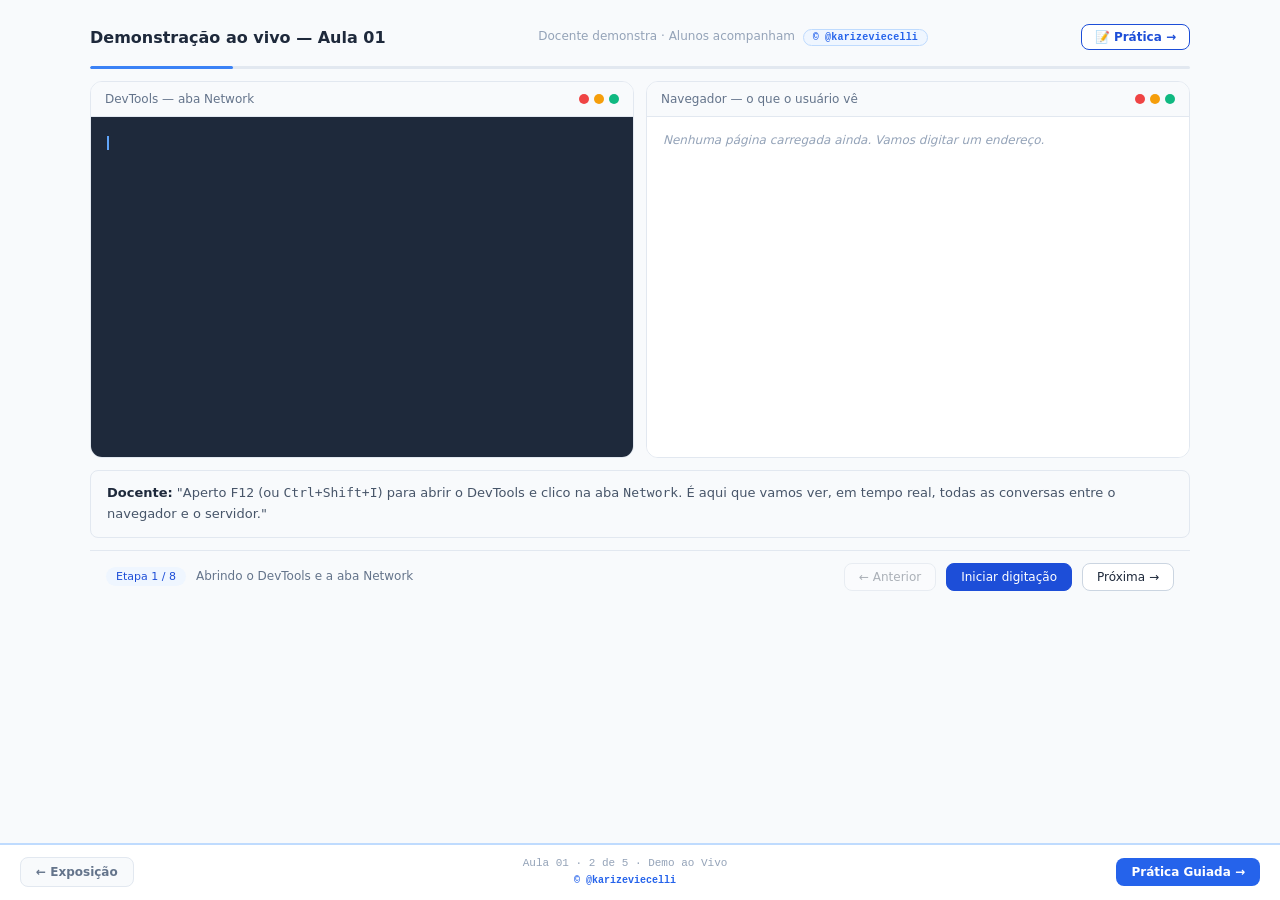
<file: Aula 01/a01_demo_ao_vivo.html>
<!DOCTYPE html>
<!-- ============================================================
     Material didático desenvolvido por @karizeviecelli
     © 2026 — Todos os direitos reservados.
     Uso autorizado exclusivamente para fins educacionais.
     Redistribuição sem crédito é proibida.
     ============================================================ -->
<html lang="pt-BR">
<head>
<meta charset="UTF-8">
<meta name="viewport" content="width=device-width, initial-scale=1.0">
  <meta name="author" content="@karizeviecelli">
  <meta name="copyright" content="© 2026 @karizeviecelli. Todos os direitos reservados.">
<title>Demonstração ao vivo — Aula 01 HTTP</title>
<style>
*{box-sizing:border-box;margin:0;padding:0}
body{font-family:system-ui,sans-serif;color:#1e293b;background:#f8fafc;min-height:100vh;padding:24px 24px 70px}

.demo-wrap{display:grid;grid-template-columns:1fr 1fr;gap:12px;max-width:1100px;margin:0 auto}

.panel{border:1px solid #e2e8f0;border-radius:12px;overflow:hidden;background:#fff}

.panel-hdr{display:flex;align-items:center;justify-content:space-between;padding:10px 14px;border-bottom:1px solid #e2e8f0;background:#f8fafc}
.panel-title{font-size:12px;font-weight:500;color:#64748b}
.dots-row{display:flex;gap:5px}
.dot{width:10px;height:10px;border-radius:50%}

.editor-body{background:#1E293B;min-height:340px;padding:16px;font-family:'Courier New',monospace;font-size:12px;line-height:1.75;color:#94A3B8;overflow:hidden;position:relative}
#code-output{white-space:pre-wrap;word-break:break-all}
.cursor{display:inline-block;width:2px;height:14px;background:#60A5FA;vertical-align:middle;animation:blink .9s step-end infinite}
@keyframes blink{0%,100%{opacity:1}50%{opacity:0}}

.preview-body{background:#ffffff;min-height:340px;padding:16px;overflow-y:auto}

.step-bar{padding:12px 16px;border-top:1px solid #e2e8f0;background:#f8fafc;display:flex;align-items:center;gap:10px;grid-column:1/-1}
.step-label{font-size:12px;color:#64748b;flex:1;line-height:1.4}
.step-badge{font-size:11px;font-weight:500;padding:3px 10px;border-radius:20px;white-space:nowrap;background:#eff6ff;color:#1d4ed8}
.ctrl-btn{font-size:12px;font-weight:500;padding:6px 14px;border-radius:8px;border:1px solid #cbd5e1;background:#ffffff;color:#1e293b;cursor:pointer;font-family:inherit;transition:background .15s;white-space:nowrap}
.ctrl-btn:hover{background:#f1f5f9}
.ctrl-btn.go{background:#1d4ed8;color:#fff;border-color:#1d4ed8}
.ctrl-btn.go:hover{background:#1e40af}
.ctrl-btn:disabled{opacity:.35;pointer-events:none}

.narr-box{grid-column:1/-1;border:1px solid #e2e8f0;border-radius:8px;padding:12px 16px;background:#f8fafc;font-size:13px;color:#475569;line-height:1.6;min-height:52px}
.narr-box strong{color:#1e293b;font-weight:600}

.prog-track{height:3px;background:#e2e8f0;border-radius:2px;grid-column:1/-1;overflow:hidden}
.prog-fill{height:100%;background:#3b82f6;border-radius:2px;transition:width .3s ease;width:0%}

.page-title{grid-column:1/-1;display:flex;align-items:center;justify-content:space-between;margin-bottom:4px}
.page-title h1{font-size:16px;font-weight:600;color:#1e293b}
.page-title p{font-size:12px;color:#94a3b8}

.k{color:#93C5FD}
.kv{color:#6EE7B7}
.a{color:#FDE68A}
.s{color:#FDA4AF}
.t{color:#E2E8F0}
.c{color:#475569;font-style:italic}

@media(max-width:700px){
  .demo-wrap{grid-template-columns:1fr}
  .panel:last-of-type{display:none}
}

/* ── Autoria @karizeviecelli ── */
.autoria-badge{
  display:inline-flex;align-items:center;gap:5px;
  font-size:10px;font-weight:600;color:#2563eb;
  background:#eff6ff;border:1px solid #bfdbfe;
  padding:2px 9px;border-radius:20px;text-decoration:none;
  font-family:'Courier New',monospace;letter-spacing:.02em;white-space:nowrap;
}
.autoria-badge:hover{background:#bfdbfe;color:#1e40af}
</style>
</head>
<body>

<div class="demo-wrap">
  <div class="page-title">
    <h1>Demonstração ao vivo — Aula 01</h1>
    <p>Docente demonstra · Alunos acompanham &nbsp;<a href="https://instagram.com/karizeviecelli" target="_blank" class="autoria-badge">© @karizeviecelli</a></p>

    <button onclick="window.location.href='a01_pratica_guiada.html'" style="font-size:12px;font-weight:600;background:#fff;border:1.5px solid #1d4ed8;color:#1d4ed8;padding:5px 13px;border-radius:8px;cursor:pointer;white-space:nowrap;font-family:inherit;flex-shrink:0" onmouseover="this.style.background='#eff6ff'" onmouseout="this.style.background='#fff'">📝 Prática →</button></div>

  <div class="prog-track"><div class="prog-fill" id="prog"></div></div>

  <div class="panel">
    <div class="panel-hdr">
      <span class="panel-title">DevTools — aba Network</span>
      <div class="dots-row">
        <div class="dot" style="background:#ef4444"></div>
        <div class="dot" style="background:#f59e0b"></div>
        <div class="dot" style="background:#10b981"></div>
      </div>
    </div>
    <div class="editor-body"><span id="code-output"></span><span class="cursor" id="cur"></span></div>
  </div>

  <div class="panel">
    <div class="panel-hdr">
      <span class="panel-title">Navegador — o que o usuário vê</span>
      <div class="dots-row">
        <div class="dot" style="background:#ef4444"></div>
        <div class="dot" style="background:#f59e0b"></div>
        <div class="dot" style="background:#10b981"></div>
      </div>
    </div>
    <div class="preview-body" id="preview"></div>
  </div>

  <div class="narr-box" id="narr">Pronto para começar. Clique em <strong>Iniciar digitação</strong> para ver o docente abrindo o DevTools e observando requisições reais.</div>

  <div class="step-bar">
    <span class="step-badge" id="step-badge">Etapa 1 / 8</span>
    <span class="step-label" id="step-desc">Abrindo o DevTools e a aba Network</span>
    <button class="ctrl-btn" id="btn-prev" onclick="prevStep()" disabled>&#8592; Anterior</button>
    <button class="ctrl-btn go" id="btn-play" onclick="playStep()">Iniciar digitação</button>
    <button class="ctrl-btn" id="btn-next" onclick="nextStep()" disabled>Próxima &#8594;</button>
  </div>
</div>

<script>
const STEPS = [
  {
    label: "Abrindo o DevTools e a aba Network",
    narr: "<strong>Docente:</strong> \"Aperto <code>F12</code> (ou <code>Ctrl+Shift+I</code>) para abrir o DevTools e clico na aba <code>Network</code>. É aqui que vamos ver, em tempo real, todas as conversas entre o navegador e o servidor.\"",
    code: `<span class="c">&lt;!-- Console do DevTools --&gt;</span>\n<span class="t">F12 → aba "Network"</span>\n<span class="t">Marcar "Preserve log" e "Disable cache"</span>\n<span class="c">&lt;!-- lista de requisições ainda vazia --&gt;</span>`,
    preview: `<p style="font-size:12px;color:#94a3b8;font-style:italic">Nenhuma página carregada ainda. Vamos digitar um endereço.</p>`
  },
  {
    label: "Digitando a URL e pressionando Enter",
    narr: "<strong>Docente:</strong> \"Digito <code>www.exemplo.com</code> na barra de endereços e pressiono Enter. A partir daqui, o navegador vai montar e enviar a primeira requisição HTTP.\"",
    code: `<span class="t">Barra de endereços:</span>\n<span class="s">www.exemplo.com</span>  <span class="c">&lt;!-- Enter --&gt;</span>\n\n<span class="c">&lt;!-- o DNS traduz o nome para um IP --&gt;</span>\n<span class="t">Resolvendo DNS... 200.150.10.5</span>`,
    preview: `<div style="display:flex;align-items:center;gap:8px;font-family:system-ui;font-size:12px;color:#64748b"><div style="width:14px;height:14px;border:2px solid #cbd5e1;border-top-color:#3b82f6;border-radius:50%;animation:spin .8s linear infinite"></div>Carregando...</div><style>@keyframes spin{to{transform:rotate(360deg)}}</style>`
  },
  {
    label: "Primeira requisição: o documento HTML",
    narr: "<strong>Docente:</strong> \"Vejam a primeira linha aparecer no Network: método <code>GET</code>, nome <code>/</code>, status <code>200</code>, tipo <code>document</code>. É o próprio arquivo HTML da página sendo baixado.\"",
    code: `<span class="k">Name</span>          <span class="k">Status</span>  <span class="k">Type</span>      <span class="k">Time</span>\n<span class="t">/</span>             <span class="kv">200</span>     <span class="a">document</span>  <span class="t">120ms</span>`,
    preview: `<h1 style="font-size:16px;font-family:system-ui;color:#1e293b">Bem-vindo ao Exemplo</h1><p style="font-size:12px;color:#94a3b8;font-family:system-ui;margin-top:4px">O esqueleto HTML acabou de chegar — ainda sem estilo.</p>`
  },
  {
    label: "Recursos estáticos em cascata: CSS, imagens e JS",
    narr: "<strong>Docente:</strong> \"O navegador lê o HTML e descobre que precisa de mais arquivos: uma folha de estilo, uma imagem, um script. Cada um vira uma nova linha na lista, com seu próprio status e tipo.\"",
    code: `<span class="k">Name</span>          <span class="k">Status</span>  <span class="k">Type</span>       <span class="k">Time</span>\n<span class="t">/</span>             <span class="kv">200</span>     <span class="a">document</span>   <span class="t">120ms</span>\n<span class="t">estilos.css</span>   <span class="kv">200</span>     <span class="a">stylesheet</span> <span class="t">45ms</span>\n<span class="t">logo.png</span>      <span class="kv">200</span>     <span class="a">image</span>      <span class="t">80ms</span>\n<span class="t">app.js</span>        <span class="kv">200</span>     <span class="a">script</span>     <span class="t">60ms</span>`,
    preview: `<div style="font-family:system-ui"><header style="display:flex;align-items:center;gap:8px;border-bottom:2px solid #e2e8f0;padding-bottom:8px;margin-bottom:8px"><div style="width:24px;height:24px;background:#3b82f6;border-radius:6px"></div><h1 style="font-size:16px;color:#1e293b">Bem-vindo ao Exemplo</h1></header><p style="font-size:12px;color:#64748b">Agora a página já tem cor, logo e estilo aplicado.</p></div>`
  },
  {
    label: "Uma API respondendo com JSON",
    narr: "<strong>Docente:</strong> \"Essa linha é diferente: tipo <code>fetch</code>, e a resposta não é HTML — é <code>JSON</code>. É assim que uma página busca dados dinâmicos, sem recarregar tudo. Vamos estudar isso a fundo mais pra frente no curso.\"",
    code: `<span class="k">Name</span>              <span class="k">Status</span>  <span class="k">Type</span>   <span class="k">Time</span>\n<span class="t">/api/produtos</span>    <span class="kv">200</span>     <span class="a">fetch</span>  <span class="t">95ms</span>\n\n<span class="c">&lt;!-- corpo da resposta (JSON) --&gt;</span>\n<span class="t">[</span>\n  <span class="t">{ </span><span class="a">"nome"</span><span class="t">: </span><span class="s">"Caneta"</span><span class="t">, </span><span class="a">"preco"</span><span class="t">: 3.5 },</span>\n  <span class="t">{ </span><span class="a">"nome"</span><span class="t">: </span><span class="s">"Caderno"</span><span class="t">, </span><span class="a">"preco"</span><span class="t">: 12.0 }</span>\n<span class="t">]</span>`,
    preview: `<div style="font-family:system-ui;font-size:12px;color:#475569"><strong style="display:block;margin-bottom:6px;color:#1e293b">Produtos</strong><div style="border:1px solid #e2e8f0;border-radius:6px;padding:6px 10px;margin-bottom:4px">Caneta — R$ 3,50</div><div style="border:1px solid #e2e8f0;border-radius:6px;padding:6px 10px">Caderno — R$ 12,00</div></div>`
  },
  {
    label: "Simulando um erro: recurso não encontrado",
    narr: "<strong>Docente:</strong> \"Vou renomear a imagem de propósito. Vejam o que acontece: a requisição volta com status <code>404</code>. O servidor respondeu, mas não achou o arquivo pedido.\"",
    code: `<span class="k">Name</span>              <span class="k">Status</span>  <span class="k">Type</span>   <span class="k">Time</span>\n<span class="t">logo-errada.png</span>  <span class="s">404</span>     <span class="a">image</span>  <span class="t">30ms</span>\n\n<span class="c">&lt;!-- resposta do servidor --&gt;</span>\n<span class="k">HTTP/1.1</span> <span class="s">404</span> <span class="t">Not Found</span>`,
    preview: `<div style="font-family:system-ui;font-size:12px;color:#94a3b8;display:flex;align-items:center;gap:8px"><div style="width:32px;height:32px;border:2px dashed #cbd5e1;border-radius:6px;display:flex;align-items:center;justify-content:center;font-size:14px">🖼️</div>Imagem não encontrada (404)</div>`
  },
  {
    label: "Inspecionando os headers de uma requisição",
    narr: "<strong>Docente:</strong> \"Clicando em qualquer linha, o DevTools abre um painel com os headers de requisição e de resposta. Aqui dá pra ver exatamente o que foi enviado e o que voltou.\"",
    code: `<span class="c">&lt;!-- Request Headers --&gt;</span>\n<span class="a">Host:</span> <span class="s">www.exemplo.com</span>\n<span class="a">User-Agent:</span> <span class="s">Mozilla/5.0</span>\n<span class="a">Accept:</span> <span class="s">text/html</span>\n\n<span class="c">&lt;!-- Response Headers --&gt;</span>\n<span class="a">Content-Type:</span> <span class="s">text/html; charset=UTF-8</span>\n<span class="a">Content-Length:</span> <span class="s">1256</span>`,
    preview: `<div style="font-family:system-ui;font-size:12px;color:#475569">Painel de detalhes aberto: aba <strong>Headers</strong> selecionada, mostrando requisição e resposta lado a lado.</div>`
  },
  {
    label: "Resumo: o que observar no Network",
    narr: "<strong>Docente:</strong> \"Toda vez que analisarem uma página, olhem para: método (o que foi pedido), status (como foi respondido), tipo (o que veio) e tempo (quanto demorou). É exatamente isso que vocês vão fazer na prática guiada.\"",
    code: `<span class="k">Name</span>     <span class="c">→ qual recurso foi pedido</span>\n<span class="k">Method</span>   <span class="c">→ GET, POST, PUT, DELETE...</span>\n<span class="k">Status</span>   <span class="c">→ 200, 301, 404, 500...</span>\n<span class="k">Type</span>     <span class="c">→ document, stylesheet, image, fetch...</span>\n<span class="k">Time</span>     <span class="c">→ quanto tempo levou a resposta</span>`,
    preview: `<div style="font-family:system-ui"><header style="display:flex;align-items:center;gap:8px;border-bottom:2px solid #e2e8f0;padding-bottom:8px;margin-bottom:8px"><div style="width:24px;height:24px;background:#3b82f6;border-radius:6px"></div><h1 style="font-size:16px;color:#1e293b">Bem-vindo ao Exemplo</h1></header><p style="font-size:12px;color:#64748b">Página completa: agora é a vez de vocês investigarem um site de verdade.</p></div>`
  }
];

let cur=0, typing=false, typeTimer=null;

function render(){
  const s=STEPS[cur];
  document.getElementById('step-badge').textContent=`Etapa ${cur+1} / ${STEPS.length}`;
  document.getElementById('step-desc').textContent=s.label;
  document.getElementById('prog').style.width=`${Math.round(((cur+1)/STEPS.length)*100)}%`;
  document.getElementById('btn-prev').disabled=cur===0;
  document.getElementById('btn-next').disabled=cur===STEPS.length-1;
  document.getElementById('narr').innerHTML=s.narr;
  document.getElementById('preview').innerHTML=s.preview||'';
}

function showCode(s){
  document.getElementById('code-output').innerHTML=s.code;
}

function playStep(){
  if(typing)return;
  typing=true;
  const s=STEPS[cur];
  const out=document.getElementById('code-output');
  out.innerHTML='';
  document.getElementById('btn-play').disabled=true;
  document.getElementById('btn-prev').disabled=true;
  document.getElementById('btn-next').disabled=true;

  const full=s.code;
  const stripped=full.replace(/<[^>]+>/g,'');
  const htmlParts=[];
  let i=0,pos=0;
   while(i<full.length){
    if(full[i]==='<'){
      const end=full.indexOf('>',i);
      if(end!==-1){htmlParts.push({type:'tag',val:full.slice(i,end+1),pos});i=end+1;continue;}
    }
    if(full[i]==='&'){
      // entidade HTML (&lt; &gt; &quot; &amp; ...) digitada como um único caractere
      const m=full.slice(i,i+10).match(/^&[a-zA-Z#0-9]+;/);
      if(m){htmlParts.push({type:'char',val:m[0],pos,ch:'x'});pos+=m[0].length;i+=m[0].length;continue;}
    }
    htmlParts.push({type:'char',val:full[i],pos,ch:stripped[pos]||''});
    pos++;i++;
  }

  let pi=0;
  function tick(){
    if(pi>=htmlParts.length){
      typing=false;
      document.getElementById('btn-play').textContent='Rever';
      document.getElementById('btn-play').disabled=false;
      document.getElementById('btn-next').disabled=cur===STEPS.length-1;
      document.getElementById('btn-prev').disabled=false;
      return;
    }
    const p=htmlParts[pi];
    if(p.type==='tag'){out.innerHTML+=p.val;pi++;tick();return;}
    out.innerHTML+=p.val;
    pi++;
    const delay=p.ch==='\n'?60:p.ch===' '?20:Math.random()*25+18;
    typeTimer=setTimeout(tick,delay);
  }
  tick();
}

function nextStep(){
  if(typing){clearTimeout(typeTimer);typing=false;}
  cur=Math.min(cur+1,STEPS.length-1);
  render();
  showCode(STEPS[cur]);
  document.getElementById('btn-play').textContent='Rever';
  document.getElementById('btn-play').disabled=false;
}

function prevStep(){
  if(typing){clearTimeout(typeTimer);typing=false;}
  cur=Math.max(cur-1,0);
  render();
  showCode(STEPS[cur]);
  document.getElementById('btn-play').textContent='Rever';
  document.getElementById('btn-play').disabled=false;
}

render();
document.getElementById('code-output').innerHTML='';
document.getElementById('btn-play').textContent='Iniciar digitação';
</script>

<!-- NAV BAR -->
<div style="position:fixed;bottom:0;left:0;right:0;background:#fff;border-top:2px solid #bfdbfe;padding:10px 20px;display:flex;align-items:center;justify-content:space-between;z-index:9999;gap:12px">
  <a href="a01_exposicao.html" style="display:inline-flex;align-items:center;gap:6px;background:#f8fafc;color:#64748b;font-size:12px;font-weight:600;padding:7px 15px;border-radius:8px;text-decoration:none;border:1px solid #e2e8f0;white-space:nowrap" onmouseover="this.style.background='#f1f5f9'" onmouseout="this.style.background='#f8fafc'">&#8592; Exposição</a>
  <div style="font-size:11px;color:#94a3b8;font-family:'Courier New',monospace;text-align:center;flex:1;line-height:1.6">Aula 01 &middot; 2 de 5 &middot; Demo ao Vivo<br><a href="https://instagram.com/karizeviecelli" target="_blank" style="color:#2563eb;text-decoration:none;font-weight:600;font-size:10px">© @karizeviecelli</a></div>
  <a href="a01_pratica_guiada.html" style="display:inline-flex;align-items:center;gap:6px;background:#2563eb;color:#fff;font-size:12px;font-weight:600;padding:7px 15px;border-radius:8px;text-decoration:none;white-space:nowrap" onmouseover="this.style.background='#1d4ed8'" onmouseout="this.style.background='#2563eb'">Prática Guiada &#8594;</a>
</div>
</body>
</html>
</file>
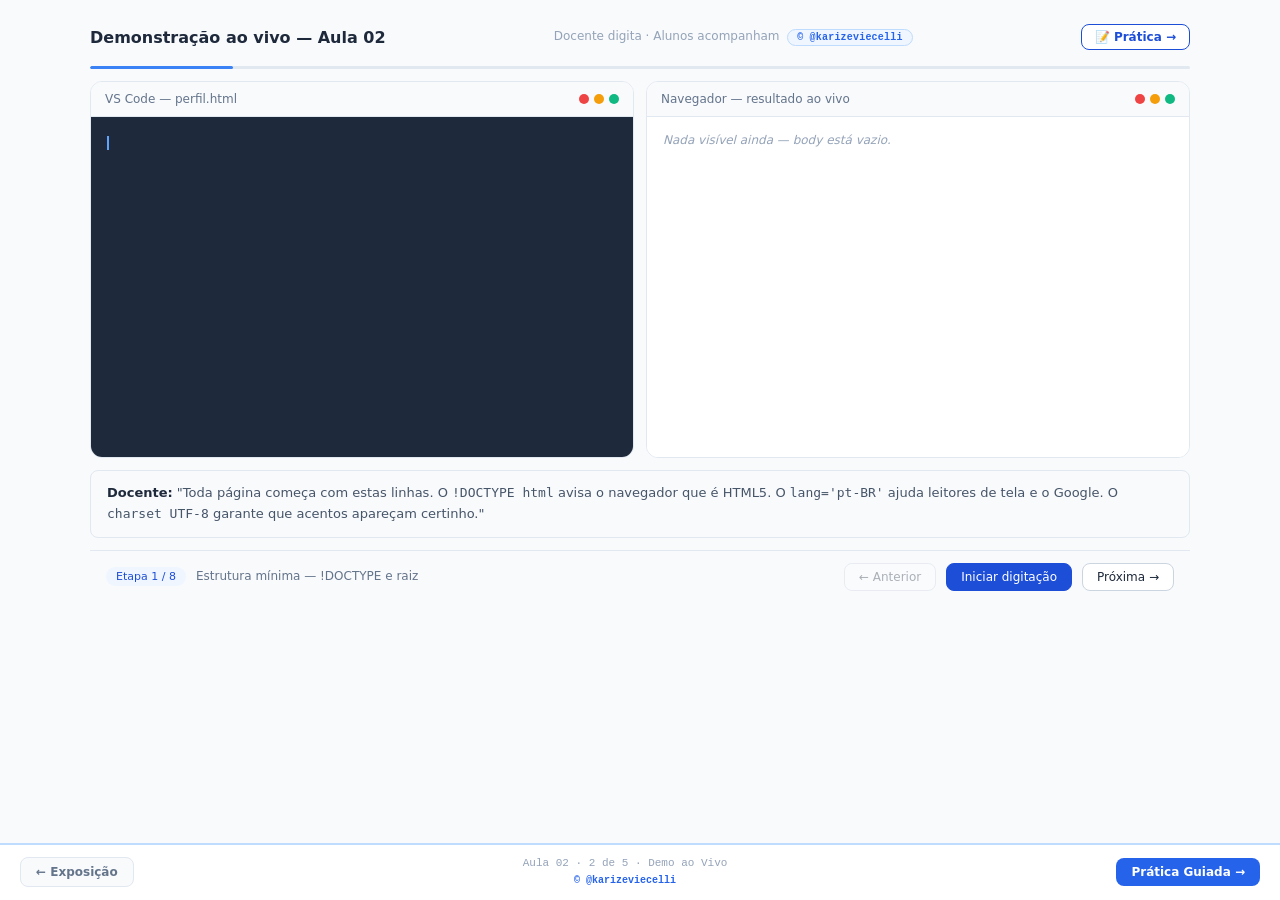
<file: Aula 02/a02_demo_ao_vivo.html>
<!DOCTYPE html>
<!-- ============================================================
     Material didático desenvolvido por @karizeviecelli
     © 2026 — Todos os direitos reservados.
     Uso autorizado exclusivamente para fins educacionais.
     Redistribuição sem crédito é proibida.
     ============================================================ -->
<html lang="pt-BR">
<head>
<meta charset="UTF-8">
<meta name="viewport" content="width=device-width, initial-scale=1.0">
  <meta name="author" content="@karizeviecelli">
  <meta name="copyright" content="© 2026 @karizeviecelli. Todos os direitos reservados.">
<title>Demonstração ao vivo — Aula 02 HTML</title>
<style>
*{box-sizing:border-box;margin:0;padding:0}
body{font-family:system-ui,sans-serif;color:#1e293b;background:#f8fafc;min-height:100vh;padding:24px 24px 70px}

.demo-wrap{display:grid;grid-template-columns:1fr 1fr;gap:12px;max-width:1100px;margin:0 auto}

.panel{border:1px solid #e2e8f0;border-radius:12px;overflow:hidden;background:#fff}

.panel-hdr{display:flex;align-items:center;justify-content:space-between;padding:10px 14px;border-bottom:1px solid #e2e8f0;background:#f8fafc}
.panel-title{font-size:12px;font-weight:500;color:#64748b}
.dots-row{display:flex;gap:5px}
.dot{width:10px;height:10px;border-radius:50%}

.editor-body{background:#1E293B;min-height:340px;padding:16px;font-family:'Courier New',monospace;font-size:12px;line-height:1.75;color:#94A3B8;overflow:hidden;position:relative}
#code-output{white-space:pre-wrap;word-break:break-all}
.cursor{display:inline-block;width:2px;height:14px;background:#60A5FA;vertical-align:middle;animation:blink .9s step-end infinite}
@keyframes blink{0%,100%{opacity:1}50%{opacity:0}}

.preview-body{background:#ffffff;min-height:340px;padding:16px;overflow-y:auto}

.step-bar{padding:12px 16px;border-top:1px solid #e2e8f0;background:#f8fafc;display:flex;align-items:center;gap:10px;grid-column:1/-1}
.step-label{font-size:12px;color:#64748b;flex:1;line-height:1.4}
.step-badge{font-size:11px;font-weight:500;padding:3px 10px;border-radius:20px;white-space:nowrap;background:#eff6ff;color:#1d4ed8}
.ctrl-btn{font-size:12px;font-weight:500;padding:6px 14px;border-radius:8px;border:1px solid #cbd5e1;background:#ffffff;color:#1e293b;cursor:pointer;font-family:inherit;transition:background .15s;white-space:nowrap}
.ctrl-btn:hover{background:#f1f5f9}
.ctrl-btn.go{background:#1d4ed8;color:#fff;border-color:#1d4ed8}
.ctrl-btn.go:hover{background:#1e40af}
.ctrl-btn:disabled{opacity:.35;pointer-events:none}

.narr-box{grid-column:1/-1;border:1px solid #e2e8f0;border-radius:8px;padding:12px 16px;background:#f8fafc;font-size:13px;color:#475569;line-height:1.6;min-height:52px}
.narr-box strong{color:#1e293b;font-weight:600}

.prog-track{height:3px;background:#e2e8f0;border-radius:2px;grid-column:1/-1;overflow:hidden}
.prog-fill{height:100%;background:#3b82f6;border-radius:2px;transition:width .3s ease;width:0%}

.page-title{grid-column:1/-1;display:flex;align-items:center;justify-content:space-between;margin-bottom:4px}
.page-title h1{font-size:16px;font-weight:600;color:#1e293b}
.page-title p{font-size:12px;color:#94a3b8}

.k{color:#93C5FD}
.kv{color:#6EE7B7}
.a{color:#FDE68A}
.s{color:#FDA4AF}
.t{color:#E2E8F0}
.c{color:#475569;font-style:italic}

@media(max-width:700px){
  .demo-wrap{grid-template-columns:1fr}
  .panel:last-of-type{display:none}
}

/* ── Autoria @karizeviecelli ── */
.autoria-badge{
  display:inline-flex;align-items:center;gap:5px;
  font-size:10px;font-weight:600;color:#2563eb;
  background:#eff6ff;border:1px solid #bfdbfe;
  padding:2px 9px;border-radius:20px;text-decoration:none;
  font-family:'Courier New',monospace;letter-spacing:.02em;white-space:nowrap;
}
.autoria-badge:hover{background:#bfdbfe;color:#1e40af}
</style>
</head>
<body>

<div class="demo-wrap">
  <div class="page-title">
    <h1>Demonstração ao vivo — Aula 02</h1>
    <p>Docente digita · Alunos acompanham &nbsp;<a href="https://instagram.com/karizeviecelli" target="_blank" class="autoria-badge">© @karizeviecelli</a></p>

    <button onclick="window.location.href='a02_pratica_guiada.html'" style="font-size:12px;font-weight:600;background:#fff;border:1.5px solid #1d4ed8;color:#1d4ed8;padding:5px 13px;border-radius:8px;cursor:pointer;white-space:nowrap;font-family:inherit;flex-shrink:0" onmouseover="this.style.background='#eff6ff'" onmouseout="this.style.background='#fff'">📝 Prática →</button></div>

  <div class="prog-track"><div class="prog-fill" id="prog"></div></div>

  <div class="panel">
    <div class="panel-hdr">
      <span class="panel-title">VS Code — perfil.html</span>
      <div class="dots-row">
        <div class="dot" style="background:#ef4444"></div>
        <div class="dot" style="background:#f59e0b"></div>
        <div class="dot" style="background:#10b981"></div>
      </div>
    </div>
    <div class="editor-body"><span id="code-output"></span><span class="cursor" id="cur"></span></div>
  </div>

  <div class="panel">
    <div class="panel-hdr">
      <span class="panel-title">Navegador — resultado ao vivo</span>
      <div class="dots-row">
        <div class="dot" style="background:#ef4444"></div>
        <div class="dot" style="background:#f59e0b"></div>
        <div class="dot" style="background:#10b981"></div>
      </div>
    </div>
    <div class="preview-body" id="preview"></div>
  </div>

  <div class="narr-box" id="narr">Pronto para começar. Clique em <strong>Iniciar digitação</strong> para ver o docente construir a página de perfil do zero.</div>

  <div class="step-bar">
    <span class="step-badge" id="step-badge">Etapa 1 / 8</span>
    <span class="step-label" id="step-desc">Estrutura mínima do HTML5</span>
    <button class="ctrl-btn" id="btn-prev" onclick="prevStep()" disabled>&#8592; Anterior</button>
    <button class="ctrl-btn go" id="btn-play" onclick="playStep()">Iniciar digitação</button>
    <button class="ctrl-btn" id="btn-next" onclick="nextStep()" disabled>Próxima &#8594;</button>
  </div>
</div>

<script>
const STEPS = [
  {
    label: "Estrutura mínima — !DOCTYPE e raiz",
    narr: "<strong>Docente:</strong> \"Toda página começa com estas linhas. O <code>!DOCTYPE html</code> avisa o navegador que é HTML5. O <code>lang='pt-BR'</code> ajuda leitores de tela e o Google. O <code>charset UTF-8</code> garante que acentos apareçam certinho.\"",
    code: `<span class="c">&lt;!-- Aula 02 — perfil.html --&gt;</span>\n<span class="k">&lt;!DOCTYPE html&gt;</span>\n<span class="k">&lt;html</span> <span class="a">lang</span>=<span class="s">"pt-BR"</span><span class="k">&gt;</span>\n<span class="k">&lt;head&gt;</span>\n  <span class="k">&lt;meta</span> <span class="a">charset</span>=<span class="s">"UTF-8"</span><span class="k">&gt;</span>\n  <span class="k">&lt;title&gt;</span><span class="t">Perfil - Karize</span><span class="k">&lt;/title&gt;</span>\n<span class="k">&lt;/head&gt;</span>\n<span class="k">&lt;body&gt;</span>\n\n<span class="k">&lt;/body&gt;</span>\n<span class="k">&lt;/html&gt;</span>`,
    preview: `<p style="font-size:12px;color:#94a3b8;font-style:italic">Nada visível ainda — body está vazio.</p>`
  },
  {
    label: "Título principal com h1",
    narr: "<strong>Docente:</strong> \"Dentro do <code>&lt;body&gt;</code>, adiciono um <code>&lt;h1&gt;</code> com meu nome. É o título principal — geralmente aparece só uma vez na página.\"",
    code: `<span class="k">&lt;body&gt;</span>\n\n  <span class="k">&lt;h1&gt;</span><span class="t">Karize</span><span class="k">&lt;/h1&gt;</span>\n\n<span class="k">&lt;/body&gt;</span>`,
    preview: `<h1 style="font-size:22px;font-weight:600;font-family:system-ui;color:#1e293b">Karize</h1>`
  },
  {
    label: "Parágrafo com strong e em",
    narr: "<strong>Docente:</strong> \"Adiciono um <code>&lt;p&gt;</code> de apresentação. Uso <code>&lt;strong&gt;</code> para destacar algo importante e <code>&lt;em&gt;</code> para dar ênfase. Reparem: não é só visual, é significado.\"",
    code: `  <span class="k">&lt;h1&gt;</span><span class="t">Karize</span><span class="k">&lt;/h1&gt;</span>\n\n  <span class="k">&lt;p&gt;</span>\n    <span class="t">Estudante de Desenvolvimento de Sistemas.</span>\n    <span class="k">&lt;strong&gt;</span><span class="t">Apaixonada por tecnologia</span><span class="k">&lt;/strong&gt;</span>\n    <span class="t">e sempre em busca de</span>\n    <span class="k">&lt;em&gt;</span><span class="t">novos desafios</span><span class="k">&lt;/em&gt;</span><span class="t">.</span>\n  <span class="k">&lt;/p&gt;</span>`,
    preview: `<h1 style="font-size:20px;font-weight:600;font-family:system-ui;margin-bottom:6px">Karize</h1><p style="font-size:13px;font-family:system-ui;color:#475569;line-height:1.6">Estudante de Desenvolvimento de Sistemas. <strong>Apaixonada por tecnologia</strong> e sempre em busca de <em>novos desafios</em>.</p>`
  },
  {
    label: "Imagem com alt, width e height",
    narr: "<strong>Docente:</strong> \"Adiciono uma imagem. Reparem nos 4 atributos: <code>src</code> (de onde vem), <code>alt</code> (texto alternativo — essencial!), <code>width</code> e <code>height</code>. Sem o alt, quem usa leitor de tela não sabe o que é essa imagem.\"",
    code: `  <span class="k">&lt;p&gt;</span><span class="t">...</span><span class="k">&lt;/p&gt;</span>\n\n  <span class="k">&lt;img</span>\n    <span class="a">src</span>=<span class="s">"foto.jpg"</span>\n    <span class="a">alt</span>=<span class="s">"Foto de perfil de Karize"</span>\n    <span class="a">width</span>=<span class="s">"120"</span>\n    <span class="a">height</span>=<span class="s">"120"</span><span class="k">&gt;</span>`,
    preview: `<div style="font-family:system-ui"><h1 style="font-size:18px;font-weight:600;margin-bottom:4px">Karize</h1><p style="font-size:12px;color:#475569;margin-bottom:8px">Estudante de Desenvolvimento de Sistemas.</p><div style="width:80px;height:80px;background:#eff6ff;border:1px solid #bfdbfe;border-radius:8px;display:flex;align-items:center;justify-content:center;font-size:11px;color:#3b82f6">foto.jpg</div></div>`
  },
  {
    label: "Lista não ordenada — hobbies",
    narr: "<strong>Docente:</strong> \"Para os hobbies, uso <code>&lt;ul&gt;</code> — lista SEM ordem específica. Cada item é um <code>&lt;li&gt;</code>. O navegador já coloca o marcador (bolinha) automaticamente.\"",
    code: `  <span class="k">&lt;h2&gt;</span><span class="t">Hobbies</span><span class="k">&lt;/h2&gt;</span>\n  <span class="k">&lt;ul&gt;</span>\n    <span class="k">&lt;li&gt;</span><span class="t">Programação</span><span class="k">&lt;/li&gt;</span>\n    <span class="k">&lt;li&gt;</span><span class="t">Leitura</span><span class="k">&lt;/li&gt;</span>\n    <span class="k">&lt;li&gt;</span><span class="t">Fotografia</span><span class="k">&lt;/li&gt;</span>\n  <span class="k">&lt;/ul&gt;</span>`,
    preview: `<div style="font-family:system-ui;font-size:12px;color:#475569"><h2 style="font-size:14px;font-weight:600;color:#1e293b;margin-bottom:6px">Hobbies</h2><ul style="padding-left:18px;line-height:1.8"><li>Programação</li><li>Leitura</li><li>Fotografia</li></ul></div>`
  },
  {
    label: "Lista ordenada — rotina de estudos",
    narr: "<strong>Docente:</strong> \"Para a rotina de estudos, a ORDEM importa — então uso <code>&lt;ol&gt;</code>. Vejam a diferença no preview: agora aparecem números em vez de bolinhas.\"",
    code: `  <span class="k">&lt;h2&gt;</span><span class="t">Rotina de estudos</span><span class="k">&lt;/h2&gt;</span>\n  <span class="k">&lt;ol&gt;</span>\n    <span class="k">&lt;li&gt;</span><span class="t">Revisar a aula anterior</span><span class="k">&lt;/li&gt;</span>\n    <span class="k">&lt;li&gt;</span><span class="t">Praticar exercícios</span><span class="k">&lt;/li&gt;</span>\n    <span class="k">&lt;li&gt;</span><span class="t">Ler a documentação</span><span class="k">&lt;/li&gt;</span>\n  <span class="k">&lt;/ol&gt;</span>`,
    preview: `<div style="font-family:system-ui;font-size:12px;color:#475569"><h2 style="font-size:14px;font-weight:600;color:#1e293b;margin-bottom:6px">Rotina de estudos</h2><ol style="padding-left:18px;line-height:1.8"><li>Revisar a aula anterior</li><li>Praticar exercícios</li><li>Ler a documentação</li></ol></div>`
  },
  {
    label: "Link absoluto — para outro site",
    narr: "<strong>Docente:</strong> \"Este link tem endereço completo — é um link ABSOLUTO, aponta para outro site. Note o <code>target='_blank'</code> (abre em nova aba) e <code>rel='noopener'</code> (segurança — sempre use os dois juntos).\"",
    code: `  <span class="k">&lt;p&gt;</span>\n    <span class="t">Consulte a</span>\n    <span class="k">&lt;a</span>\n      <span class="a">href</span>=<span class="s">"https://developer.mozilla.org"</span>\n      <span class="a">target</span>=<span class="s">"_blank"</span>\n      <span class="a">rel</span>=<span class="s">"noopener"</span><span class="k">&gt;</span>\n      <span class="t">documentação MDN</span>\n    <span class="k">&lt;/a&gt;</span>\n  <span class="k">&lt;/p&gt;</span>`,
    preview: `<p style="font-family:system-ui;font-size:12px;color:#475569">Consulte a <a href="#" style="color:#2563eb">documentação MDN</a></p>`
  },
  {
    label: "Link relativo — página do mesmo projeto",
    narr: "<strong>Docente:</strong> \"Este outro link não tem endereço completo — é RELATIVO, aponta para um arquivo do mesmo projeto, como <code>contato.html</code>. Ele ainda não existe, mas o link já funciona no código.\"",
    code: `  <span class="k">&lt;p&gt;</span>\n    <span class="t">Quer falar comigo?</span>\n    <span class="k">&lt;a</span> <span class="a">href</span>=<span class="s">"contato.html"</span><span class="k">&gt;</span>\n      <span class="t">Ir para a página de contato</span>\n    <span class="k">&lt;/a&gt;</span>\n  <span class="k">&lt;/p&gt;</span>\n\n<span class="c">&lt;!-- Página pronta! Agora é a vez de vocês. --&gt;</span>`,
    preview: `<div style="font-family:system-ui;font-size:12px;color:#475569"><p style="margin-bottom:6px">Quer falar comigo? <a href="#" style="color:#2563eb">Ir para a página de contato</a></p><p style="color:#94a3b8;font-style:italic">Página de perfil completa.</p></div>`
  }
];

let cur=0, typing=false, typeTimer=null;

function render(){
  const s=STEPS[cur];
  document.getElementById('step-badge').textContent=`Etapa ${cur+1} / ${STEPS.length}`;
  document.getElementById('step-desc').textContent=s.label;
  document.getElementById('prog').style.width=`${Math.round(((cur+1)/STEPS.length)*100)}%`;
  document.getElementById('btn-prev').disabled=cur===0;
  document.getElementById('btn-next').disabled=cur===STEPS.length-1;
  document.getElementById('narr').innerHTML=s.narr;
  document.getElementById('preview').innerHTML=s.preview||'';
}

function showCode(s){
  document.getElementById('code-output').innerHTML=s.code;
}

function playStep(){
  if(typing)return;
  typing=true;
  const s=STEPS[cur];
  const out=document.getElementById('code-output');
  out.innerHTML='';
  document.getElementById('btn-play').disabled=true;
  document.getElementById('btn-prev').disabled=true;
  document.getElementById('btn-next').disabled=true;

  const full=s.code;
  const stripped=full.replace(/<[^>]+>/g,'');
  const htmlParts=[];
  let i=0,pos=0;
   while(i<full.length){
    if(full[i]==='<'){
      const end=full.indexOf('>',i);
      if(end!==-1){htmlParts.push({type:'tag',val:full.slice(i,end+1),pos});i=end+1;continue;}
    }
    if(full[i]==='&'){
      // entidade HTML (&lt; &gt; &quot; &amp; ...) digitada como um único caractere
      const m=full.slice(i,i+10).match(/^&[a-zA-Z#0-9]+;/);
      if(m){htmlParts.push({type:'char',val:m[0],pos,ch:'x'});pos+=m[0].length;i+=m[0].length;continue;}
    }
    htmlParts.push({type:'char',val:full[i],pos,ch:stripped[pos]||''});
    pos++;i++;
  }

  let pi=0;
  function tick(){
    if(pi>=htmlParts.length){
      typing=false;
      document.getElementById('btn-play').textContent='Rever';
      document.getElementById('btn-play').disabled=false;
      document.getElementById('btn-next').disabled=cur===STEPS.length-1;
      document.getElementById('btn-prev').disabled=false;
      return;
    }
    const p=htmlParts[pi];
    if(p.type==='tag'){out.innerHTML+=p.val;pi++;tick();return;}
    out.innerHTML+=p.val;
    pi++;
    const delay=p.ch==='\n'?60:p.ch===' '?20:Math.random()*25+18;
    typeTimer=setTimeout(tick,delay);
  }
  tick();
}

function nextStep(){
  if(typing){clearTimeout(typeTimer);typing=false;}
  cur=Math.min(cur+1,STEPS.length-1);
  render();
  showCode(STEPS[cur]);
  document.getElementById('btn-play').textContent='Rever';
  document.getElementById('btn-play').disabled=false;
}

function prevStep(){
  if(typing){clearTimeout(typeTimer);typing=false;}
  cur=Math.max(cur-1,0);
  render();
  showCode(STEPS[cur]);
  document.getElementById('btn-play').textContent='Rever';
  document.getElementById('btn-play').disabled=false;
}

render();
document.getElementById('code-output').innerHTML='';
document.getElementById('btn-play').textContent='Iniciar digitação';
</script>

<!-- NAV BAR -->
<div style="position:fixed;bottom:0;left:0;right:0;background:#fff;border-top:2px solid #bfdbfe;padding:10px 20px;display:flex;align-items:center;justify-content:space-between;z-index:9999;gap:12px">
  <a href="a02_exposicao.html" style="display:inline-flex;align-items:center;gap:6px;background:#f8fafc;color:#64748b;font-size:12px;font-weight:600;padding:7px 15px;border-radius:8px;text-decoration:none;border:1px solid #e2e8f0;white-space:nowrap" onmouseover="this.style.background='#f1f5f9'" onmouseout="this.style.background='#f8fafc'">&#8592; Exposição</a>
  <div style="font-size:11px;color:#94a3b8;font-family:'Courier New',monospace;text-align:center;flex:1;line-height:1.6">Aula 02 &middot; 2 de 5 &middot; Demo ao Vivo<br><a href="https://instagram.com/karizeviecelli" target="_blank" style="color:#2563eb;text-decoration:none;font-weight:600;font-size:10px">© @karizeviecelli</a></div>
  <a href="a02_pratica_guiada.html" style="display:inline-flex;align-items:center;gap:6px;background:#2563eb;color:#fff;font-size:12px;font-weight:600;padding:7px 15px;border-radius:8px;text-decoration:none;white-space:nowrap" onmouseover="this.style.background='#1d4ed8'" onmouseout="this.style.background='#2563eb'">Prática Guiada &#8594;</a>
</div>
</body>
</html>
</file>
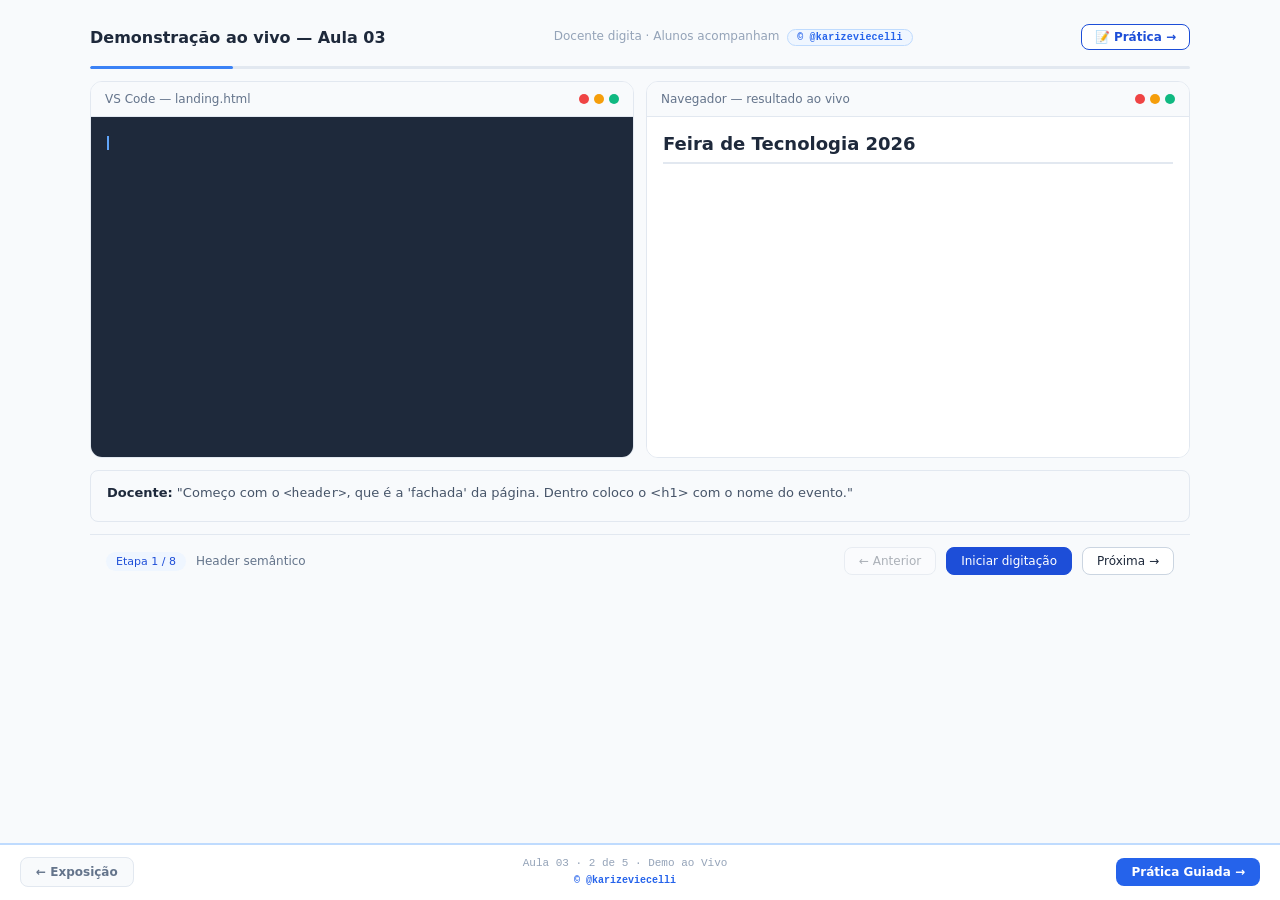
<file: Aula 03/a03_demo_ao_vivo.html>
<!DOCTYPE html>
<!-- ============================================================
     Material didático desenvolvido por @karizeviecelli
     © 2026 — Todos os direitos reservados.
     Uso autorizado exclusivamente para fins educacionais.
     Redistribuição sem crédito é proibida.
     ============================================================ -->
<html lang="pt-BR">
<head>
<meta charset="UTF-8">
<meta name="viewport" content="width=device-width, initial-scale=1.0">
  <meta name="author" content="@karizeviecelli">
  <meta name="copyright" content="© 2026 @karizeviecelli. Todos os direitos reservados.">
<title>Demonstração ao vivo — Aula 03 HTML</title>
<style>
*{box-sizing:border-box;margin:0;padding:0}
body{font-family:system-ui,sans-serif;color:#1e293b;background:#f8fafc;min-height:100vh;padding:24px 24px 70px}

.demo-wrap{display:grid;grid-template-columns:1fr 1fr;gap:12px;max-width:1100px;margin:0 auto}

.panel{border:1px solid #e2e8f0;border-radius:12px;overflow:hidden;background:#fff}

.panel-hdr{display:flex;align-items:center;justify-content:space-between;padding:10px 14px;border-bottom:1px solid #e2e8f0;background:#f8fafc}
.panel-title{font-size:12px;font-weight:500;color:#64748b}
.dots-row{display:flex;gap:5px}
.dot{width:10px;height:10px;border-radius:50%}

.editor-body{background:#1E293B;min-height:340px;padding:16px;font-family:'Courier New',monospace;font-size:12px;line-height:1.75;color:#94A3B8;overflow:hidden;position:relative}
#code-output{white-space:pre-wrap;word-break:break-all}
.cursor{display:inline-block;width:2px;height:14px;background:#60A5FA;vertical-align:middle;animation:blink .9s step-end infinite}
@keyframes blink{0%,100%{opacity:1}50%{opacity:0}}

.preview-body{background:#ffffff;min-height:340px;padding:16px;overflow-y:auto}

.step-bar{padding:12px 16px;border-top:1px solid #e2e8f0;background:#f8fafc;display:flex;align-items:center;gap:10px;grid-column:1/-1}
.step-label{font-size:12px;color:#64748b;flex:1;line-height:1.4}
.step-badge{font-size:11px;font-weight:500;padding:3px 10px;border-radius:20px;white-space:nowrap;background:#eff6ff;color:#1d4ed8}
.ctrl-btn{font-size:12px;font-weight:500;padding:6px 14px;border-radius:8px;border:1px solid #cbd5e1;background:#ffffff;color:#1e293b;cursor:pointer;font-family:inherit;transition:background .15s;white-space:nowrap}
.ctrl-btn:hover{background:#f1f5f9}
.ctrl-btn.go{background:#1d4ed8;color:#fff;border-color:#1d4ed8}
.ctrl-btn.go:hover{background:#1e40af}
.ctrl-btn:disabled{opacity:.35;pointer-events:none}

.narr-box{grid-column:1/-1;border:1px solid #e2e8f0;border-radius:8px;padding:12px 16px;background:#f8fafc;font-size:13px;color:#475569;line-height:1.6;min-height:52px}
.narr-box strong{color:#1e293b;font-weight:600}

.prog-track{height:3px;background:#e2e8f0;border-radius:2px;grid-column:1/-1;overflow:hidden}
.prog-fill{height:100%;background:#3b82f6;border-radius:2px;transition:width .3s ease;width:0%}

.page-title{grid-column:1/-1;display:flex;align-items:center;justify-content:space-between;margin-bottom:4px}
.page-title h1{font-size:16px;font-weight:600;color:#1e293b}
.page-title p{font-size:12px;color:#94a3b8}

.k{color:#93C5FD}
.kv{color:#6EE7B7}
.a{color:#FDE68A}
.s{color:#FDA4AF}
.t{color:#E2E8F0}
.c{color:#475569;font-style:italic}

@media(max-width:700px){
  .demo-wrap{grid-template-columns:1fr}
  .panel:last-of-type{display:none}
}

/* ── Autoria @karizeviecelli ── */
.autoria-badge{
  display:inline-flex;align-items:center;gap:5px;
  font-size:10px;font-weight:600;color:#2563eb;
  background:#eff6ff;border:1px solid #bfdbfe;
  padding:2px 9px;border-radius:20px;text-decoration:none;
  font-family:'Courier New',monospace;letter-spacing:.02em;white-space:nowrap;
}
.autoria-badge:hover{background:#bfdbfe;color:#1e40af}
</style>
</head>
<body>

<div class="demo-wrap">
  <div class="page-title">
    <h1>Demonstração ao vivo — Aula 03</h1>
    <p>Docente digita · Alunos acompanham &nbsp;<a href="https://instagram.com/karizeviecelli" target="_blank" class="autoria-badge">© @karizeviecelli</a></p>

    <button onclick="window.location.href='a03_pratica_guiada.html'" style="font-size:12px;font-weight:600;background:#fff;border:1.5px solid #1d4ed8;color:#1d4ed8;padding:5px 13px;border-radius:8px;cursor:pointer;white-space:nowrap;font-family:inherit;flex-shrink:0" onmouseover="this.style.background='#eff6ff'" onmouseout="this.style.background='#fff'">📝 Prática →</button></div>

  <div class="prog-track"><div class="prog-fill" id="prog"></div></div>

  <div class="panel">
    <div class="panel-hdr">
      <span class="panel-title">VS Code — landing.html</span>
      <div class="dots-row">
        <div class="dot" style="background:#ef4444"></div>
        <div class="dot" style="background:#f59e0b"></div>
        <div class="dot" style="background:#10b981"></div>
      </div>
    </div>
    <div class="editor-body"><span id="code-output"></span><span class="cursor" id="cur"></span></div>
  </div>

  <div class="panel">
    <div class="panel-hdr">
      <span class="panel-title">Navegador — resultado ao vivo</span>
      <div class="dots-row">
        <div class="dot" style="background:#ef4444"></div>
        <div class="dot" style="background:#f59e0b"></div>
        <div class="dot" style="background:#10b981"></div>
      </div>
    </div>
    <div class="preview-body" id="preview"></div>
  </div>

  <div class="narr-box" id="narr">Pronto para começar. Clique em <strong>Iniciar digitação</strong> para ver o docente construir uma landing page semântica de evento.</div>

  <div class="step-bar">
    <span class="step-badge" id="step-badge">Etapa 1 / 8</span>
    <span class="step-label" id="step-desc">Header e nav semânticos</span>
    <button class="ctrl-btn" id="btn-prev" onclick="prevStep()" disabled>&#8592; Anterior</button>
    <button class="ctrl-btn go" id="btn-play" onclick="playStep()">Iniciar digitação</button>
    <button class="ctrl-btn" id="btn-next" onclick="nextStep()" disabled>Próxima &#8594;</button>
  </div>
</div>

<script>
const STEPS = [
  {
    label: "Header semântico",
    narr: "<strong>Docente:</strong> \"Começo com o <code>&lt;header&gt;</code>, que é a 'fachada' da página. Dentro coloco o &lt;h1&gt; com o nome do evento.\"",
    code: `<span class="c">&lt;!-- Aula 03 — landing.html --&gt;</span>\n<span class="k">&lt;body&gt;</span>\n\n  <span class="k">&lt;header&gt;</span>\n    <span class="k">&lt;h1&gt;</span><span class="t">Feira de Tecnologia 2026</span><span class="k">&lt;/h1&gt;</span>\n  <span class="k">&lt;/header&gt;</span>\n\n<span class="k">&lt;/body&gt;</span>`,
    preview: `<header style="border-bottom:2px solid #e2e8f0;padding-bottom:8px;font-family:system-ui"><h1 style="font-size:18px;font-weight:600;color:#1e293b">Feira de Tecnologia 2026</h1></header>`
  },
  {
    label: "Nav com links internos",
    narr: "<strong>Docente:</strong> \"Logo depois, o <code>&lt;nav&gt;</code> — o corredor de acesso. Os links usam <code>#</code> para apontar para seções dentro da mesma página.\"",
    code: `  <span class="k">&lt;header&gt;</span>...<span class="k">&lt;/header&gt;</span>\n\n  <span class="k">&lt;nav&gt;</span>\n    <span class="k">&lt;a</span> <span class="a">href</span>=<span class="s">"#programacao"</span><span class="k">&gt;</span><span class="t">Programação</span><span class="k">&lt;/a&gt;</span>\n    <span class="k">&lt;a</span> <span class="a">href</span>=<span class="s">"#palestrantes"</span><span class="k">&gt;</span><span class="t">Palestrantes</span><span class="k">&lt;/a&gt;</span>\n    <span class="k">&lt;a</span> <span class="a">href</span>=<span class="s">"#inscricao"</span><span class="k">&gt;</span><span class="t">Inscrição</span><span class="k">&lt;/a&gt;</span>\n  <span class="k">&lt;/nav&gt;</span>`,
    preview: `<div style="font-family:system-ui"><header style="border-bottom:2px solid #e2e8f0;padding-bottom:8px;margin-bottom:6px"><h1 style="font-size:16px;font-weight:600">Feira de Tecnologia 2026</h1></header><nav style="display:flex;gap:12px;font-size:12px"><a href="#" style="color:#2563eb">Programação</a><a href="#" style="color:#2563eb">Palestrantes</a><a href="#" style="color:#2563eb">Inscrição</a></nav></div>`
  },
  {
    label: "Main com section e tabela",
    narr: "<strong>Docente:</strong> \"Dentro do <code>&lt;main&gt;</code>, crio uma <code>&lt;section&gt;</code> para a programação e uso uma <code>&lt;table&gt;</code> para mostrar horários e atividades.\"",
    code: `  <span class="k">&lt;main&gt;</span>\n    <span class="k">&lt;section</span> <span class="a">id</span>=<span class="s">"programacao"</span><span class="k">&gt;</span>\n      <span class="k">&lt;h2&gt;</span><span class="t">Programação</span><span class="k">&lt;/h2&gt;</span>\n      <span class="k">&lt;table&gt;</span>\n        <span class="k">&lt;tr&gt;&lt;th&gt;</span><span class="t">Horário</span><span class="k">&lt;/th&gt;&lt;th&gt;</span><span class="t">Atividade</span><span class="k">&lt;/th&gt;&lt;/tr&gt;</span>\n        <span class="k">&lt;tr&gt;&lt;td&gt;</span><span class="t">09h</span><span class="k">&lt;/td&gt;&lt;td&gt;</span><span class="t">Abertura</span><span class="k">&lt;/td&gt;&lt;/tr&gt;</span>\n      <span class="k">&lt;/table&gt;</span>\n    <span class="k">&lt;/section&gt;</span>\n  <span class="k">&lt;/main&gt;</span>`,
    preview: `<div style="font-family:system-ui;font-size:12px"><h2 style="font-size:14px;font-weight:600;margin-bottom:6px">Programação</h2><table style="border-collapse:collapse;width:100%"><tr><th style="text-align:left;border-bottom:1px solid #e2e8f0;padding:4px">Horário</th><th style="text-align:left;border-bottom:1px solid #e2e8f0;padding:4px">Atividade</th></tr><tr><td style="padding:4px">09h</td><td style="padding:4px">Abertura</td></tr></table></div>`
  },
  {
    label: "Article do palestrante",
    narr: "<strong>Docente:</strong> \"Dentro de outra section, uso um <code>&lt;article&gt;</code> para descrever um palestrante — esse conteúdo faria sentido mesmo publicado em outro lugar, como um perfil.\"",
    code: `    <span class="k">&lt;section</span> <span class="a">id</span>=<span class="s">"palestrantes"</span><span class="k">&gt;</span>\n      <span class="k">&lt;h2&gt;</span><span class="t">Palestrantes</span><span class="k">&lt;/h2&gt;</span>\n      <span class="k">&lt;article&gt;</span>\n        <span class="k">&lt;h3&gt;</span><span class="t">Karize Viecelli</span><span class="k">&lt;/h3&gt;</span>\n        <span class="k">&lt;p&gt;</span><span class="t">Instrutora de Desenvolvimento Web.</span><span class="k">&lt;/p&gt;</span>\n      <span class="k">&lt;/article&gt;</span>\n    <span class="k">&lt;/section&gt;</span>`,
    preview: `<div style="font-family:system-ui;font-size:12px"><h2 style="font-size:14px;font-weight:600;margin-bottom:6px">Palestrantes</h2><div style="border:1px solid #e2e8f0;border-radius:6px;padding:8px"><h3 style="font-size:13px;font-weight:600">Karize Viecelli</h3><p style="color:#64748b">Instrutora de Desenvolvimento Web.</p></div></div>`
  },
  {
    label: "Aside com informação extra",
    narr: "<strong>Docente:</strong> \"Adiciono um <code>&lt;aside&gt;</code> com uma informação secundária — relacionada ao evento, mas não essencial ao conteúdo principal.\"",
    code: `  <span class="k">&lt;aside&gt;</span>\n    <span class="k">&lt;p&gt;</span><span class="t">⚠️ Vagas limitadas! Garanta sua inscrição.</span><span class="k">&lt;/p&gt;</span>\n  <span class="k">&lt;/aside&gt;</span>`,
    preview: `<div style="font-family:system-ui;font-size:12px;background:#fffbeb;border-left:3px solid #f59e0b;padding:8px 10px;color:#78350f">⚠️ Vagas limitadas! Garanta sua inscrição.</div>`
  },
  {
    label: "Formulário de inscrição",
    narr: "<strong>Docente:</strong> \"Agora a ficha de atendimento: um <code>&lt;form&gt;</code> com nome, e-mail e um <code>&lt;select&gt;</code> de turno. Cada input tem seu label conectado pelo for/id.\"",
    code: `  <span class="k">&lt;section</span> <span class="a">id</span>=<span class="s">"inscricao"</span><span class="k">&gt;</span>\n    <span class="k">&lt;form</span> <span class="a">action</span>=<span class="s">"/inscrever"</span> <span class="a">method</span>=<span class="s">"POST"</span><span class="k">&gt;</span>\n      <span class="k">&lt;label</span> <span class="a">for</span>=<span class="s">"nome"</span><span class="k">&gt;</span><span class="t">Nome:</span><span class="k">&lt;/label&gt;</span>\n      <span class="k">&lt;input</span> <span class="a">type</span>=<span class="s">"text"</span> <span class="a">id</span>=<span class="s">"nome"</span> <span class="a">name</span>=<span class="s">"nome"</span> <span class="a">required</span><span class="k">&gt;</span>\n\n      <span class="k">&lt;label</span> <span class="a">for</span>=<span class="s">"turno"</span><span class="k">&gt;</span><span class="t">Turno:</span><span class="k">&lt;/label&gt;</span>\n      <span class="k">&lt;select</span> <span class="a">id</span>=<span class="s">"turno"</span> <span class="a">name</span>=<span class="s">"turno"</span><span class="k">&gt;</span>\n        <span class="k">&lt;option&gt;</span><span class="t">Manhã</span><span class="k">&lt;/option&gt;</span>\n      <span class="k">&lt;/select&gt;</span>\n\n      <span class="k">&lt;button</span> <span class="a">type</span>=<span class="s">"submit"</span><span class="k">&gt;</span><span class="t">Inscrever-se</span><span class="k">&lt;/button&gt;</span>\n    <span class="k">&lt;/form&gt;</span>\n  <span class="k">&lt;/section&gt;</span>`,
    preview: `<div style="font-family:system-ui;font-size:12px;display:flex;flex-direction:column;gap:4px;max-width:220px"><label>Nome:</label><input style="border:1px solid #e2e8f0;border-radius:4px;padding:4px" disabled><label>Turno:</label><select style="border:1px solid #e2e8f0;border-radius:4px;padding:4px" disabled><option>Manhã</option></select><button style="background:#1d4ed8;color:#fff;border:none;border-radius:4px;padding:5px;margin-top:4px">Inscrever-se</button></div>`
  },
  {
    label: "Vídeo incorporado",
    narr: "<strong>Docente:</strong> \"Adiciono um vídeo de apresentação com <code>&lt;video&gt;</code> e o atributo <code>controls</code>, que mostra os botões de play, pausa e volume.\"",
    code: `  <span class="k">&lt;section&gt;</span>\n    <span class="k">&lt;h2&gt;</span><span class="t">Vídeo de apresentação</span><span class="k">&lt;/h2&gt;</span>\n    <span class="k">&lt;video</span> <span class="a">src</span>=<span class="s">"apresentacao.mp4"</span> <span class="a">controls</span> <span class="a">width</span>=<span class="s">"320"</span><span class="k">&gt;&lt;/video&gt;</span>\n  <span class="k">&lt;/section&gt;</span>`,
    preview: `<div style="font-family:system-ui;font-size:12px"><h2 style="font-size:14px;font-weight:600;margin-bottom:6px">Vídeo de apresentação</h2><div style="width:180px;height:100px;background:#1e293b;border-radius:6px;display:flex;align-items:center;justify-content:center;color:#fff;font-size:20px">▶</div></div>`
  },
  {
    label: "Footer e página completa",
    narr: "<strong>Docente:</strong> \"Fecho com o <code>&lt;footer&gt;</code>, com informações de contato. Vejam o resultado completo à direita — isso é uma landing page semântica e funcional.\"",
    code: `  <span class="k">&lt;footer&gt;</span>\n    <span class="k">&lt;p&gt;</span><span class="t">Contato: contato@feiratech.com &amp;copy; 2026</span><span class="k">&lt;/p&gt;</span>\n  <span class="k">&lt;/footer&gt;</span>\n\n<span class="c">&lt;!-- Landing page completa! Agora é a vez de vocês. --&gt;</span>`,
    preview: `<div style="font-family:system-ui;font-size:11px;background:#f8fafc;border-top:1px solid #e2e8f0;padding:8px;color:#94a3b8">Contato: contato@feiratech.com © 2026</div>`
  }
];

let cur=0, typing=false, typeTimer=null;

function render(){
  const s=STEPS[cur];
  document.getElementById('step-badge').textContent=`Etapa ${cur+1} / ${STEPS.length}`;
  document.getElementById('step-desc').textContent=s.label;
  document.getElementById('prog').style.width=`${Math.round(((cur+1)/STEPS.length)*100)}%`;
  document.getElementById('btn-prev').disabled=cur===0;
  document.getElementById('btn-next').disabled=cur===STEPS.length-1;
  document.getElementById('narr').innerHTML=s.narr;
  document.getElementById('preview').innerHTML=s.preview||'';
}

function showCode(s){
  document.getElementById('code-output').innerHTML=s.code;
}

function playStep(){
  if(typing)return;
  typing=true;
  const s=STEPS[cur];
  const out=document.getElementById('code-output');
  out.innerHTML='';
  document.getElementById('btn-play').disabled=true;
  document.getElementById('btn-prev').disabled=true;
  document.getElementById('btn-next').disabled=true;

  const full=s.code;
  const stripped=full.replace(/<[^>]+>/g,'');
  const htmlParts=[];
  let i=0,pos=0;
   while(i<full.length){
    if(full[i]==='<'){
      const end=full.indexOf('>',i);
      if(end!==-1){htmlParts.push({type:'tag',val:full.slice(i,end+1),pos});i=end+1;continue;}
    }
    if(full[i]==='&'){
      // entidade HTML (&lt; &gt; &quot; &amp; ...) digitada como um único caractere
      const m=full.slice(i,i+10).match(/^&[a-zA-Z#0-9]+;/);
      if(m){htmlParts.push({type:'char',val:m[0],pos,ch:'x'});pos+=m[0].length;i+=m[0].length;continue;}
    }
    htmlParts.push({type:'char',val:full[i],pos,ch:stripped[pos]||''});
    pos++;i++;
  }

  let pi=0;
  function tick(){
    if(pi>=htmlParts.length){
      typing=false;
      document.getElementById('btn-play').textContent='Rever';
      document.getElementById('btn-play').disabled=false;
      document.getElementById('btn-next').disabled=cur===STEPS.length-1;
      document.getElementById('btn-prev').disabled=false;
      return;
    }
    const p=htmlParts[pi];
    if(p.type==='tag'){out.innerHTML+=p.val;pi++;tick();return;}
    out.innerHTML+=p.val;
    pi++;
    const delay=p.ch==='\n'?60:p.ch===' '?20:Math.random()*25+18;
    typeTimer=setTimeout(tick,delay);
  }
  tick();
}

function nextStep(){
  if(typing){clearTimeout(typeTimer);typing=false;}
  cur=Math.min(cur+1,STEPS.length-1);
  render();
  showCode(STEPS[cur]);
  document.getElementById('btn-play').textContent='Rever';
  document.getElementById('btn-play').disabled=false;
}

function prevStep(){
  if(typing){clearTimeout(typeTimer);typing=false;}
  cur=Math.max(cur-1,0);
  render();
  showCode(STEPS[cur]);
  document.getElementById('btn-play').textContent='Rever';
  document.getElementById('btn-play').disabled=false;
}

render();
document.getElementById('code-output').innerHTML='';
document.getElementById('btn-play').textContent='Iniciar digitação';
</script>

<!-- NAV BAR -->
<div style="position:fixed;bottom:0;left:0;right:0;background:#fff;border-top:2px solid #bfdbfe;padding:10px 20px;display:flex;align-items:center;justify-content:space-between;z-index:9999;gap:12px">
  <a href="a03_exposicao.html" style="display:inline-flex;align-items:center;gap:6px;background:#f8fafc;color:#64748b;font-size:12px;font-weight:600;padding:7px 15px;border-radius:8px;text-decoration:none;border:1px solid #e2e8f0;white-space:nowrap" onmouseover="this.style.background='#f1f5f9'" onmouseout="this.style.background='#f8fafc'">&#8592; Exposição</a>
  <div style="font-size:11px;color:#94a3b8;font-family:'Courier New',monospace;text-align:center;flex:1;line-height:1.6">Aula 03 &middot; 2 de 5 &middot; Demo ao Vivo<br><a href="https://instagram.com/karizeviecelli" target="_blank" style="color:#2563eb;text-decoration:none;font-weight:600;font-size:10px">© @karizeviecelli</a></div>
  <a href="a03_pratica_guiada.html" style="display:inline-flex;align-items:center;gap:6px;background:#2563eb;color:#fff;font-size:12px;font-weight:600;padding:7px 15px;border-radius:8px;text-decoration:none;white-space:nowrap" onmouseover="this.style.background='#1d4ed8'" onmouseout="this.style.background='#2563eb'">Prática Guiada &#8594;</a>
</div>
</body>
</html>
</file>
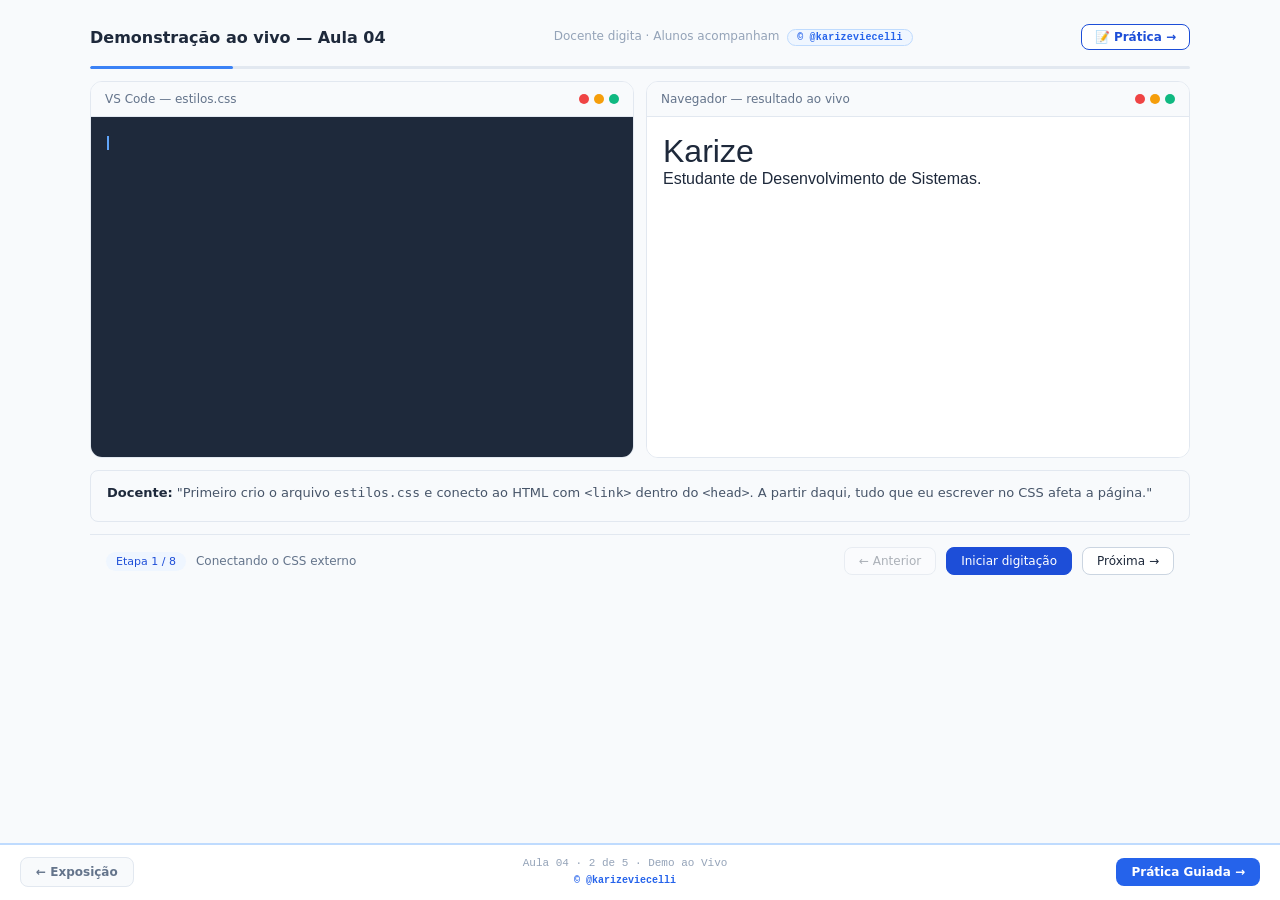
<file: Aula 04/a04_demo_ao_vivo.html>
<!DOCTYPE html>
<!-- ============================================================
     Material didático desenvolvido por @karizeviecelli
     © 2026 — Todos os direitos reservados.
     Uso autorizado exclusivamente para fins educacionais.
     Redistribuição sem crédito é proibida.
     ============================================================ -->
<html lang="pt-BR">
<head>
<meta charset="UTF-8">
<meta name="viewport" content="width=device-width, initial-scale=1.0">
  <meta name="author" content="@karizeviecelli">
  <meta name="copyright" content="© 2026 @karizeviecelli. Todos os direitos reservados.">
<title>Demonstração ao vivo — Aula 04 CSS</title>
<style>
*{box-sizing:border-box;margin:0;padding:0}
body{font-family:system-ui,sans-serif;color:#1e293b;background:#f8fafc;min-height:100vh;padding:24px 24px 70px}

.demo-wrap{display:grid;grid-template-columns:1fr 1fr;gap:12px;max-width:1100px;margin:0 auto}

.panel{border:1px solid #e2e8f0;border-radius:12px;overflow:hidden;background:#fff}

.panel-hdr{display:flex;align-items:center;justify-content:space-between;padding:10px 14px;border-bottom:1px solid #e2e8f0;background:#f8fafc}
.panel-title{font-size:12px;font-weight:500;color:#64748b}
.dots-row{display:flex;gap:5px}
.dot{width:10px;height:10px;border-radius:50%}

.editor-body{background:#1E293B;min-height:340px;padding:16px;font-family:'Courier New',monospace;font-size:12px;line-height:1.75;color:#94A3B8;overflow:hidden;position:relative}
#code-output{white-space:pre-wrap;word-break:break-all}
.cursor{display:inline-block;width:2px;height:14px;background:#60A5FA;vertical-align:middle;animation:blink .9s step-end infinite}
@keyframes blink{0%,100%{opacity:1}50%{opacity:0}}

.preview-body{background:#ffffff;min-height:340px;padding:16px;overflow-y:auto}

.step-bar{padding:12px 16px;border-top:1px solid #e2e8f0;background:#f8fafc;display:flex;align-items:center;gap:10px;grid-column:1/-1}
.step-label{font-size:12px;color:#64748b;flex:1;line-height:1.4}
.step-badge{font-size:11px;font-weight:500;padding:3px 10px;border-radius:20px;white-space:nowrap;background:#eff6ff;color:#1d4ed8}
.ctrl-btn{font-size:12px;font-weight:500;padding:6px 14px;border-radius:8px;border:1px solid #cbd5e1;background:#ffffff;color:#1e293b;cursor:pointer;font-family:inherit;transition:background .15s;white-space:nowrap}
.ctrl-btn:hover{background:#f1f5f9}
.ctrl-btn.go{background:#1d4ed8;color:#fff;border-color:#1d4ed8}
.ctrl-btn.go:hover{background:#1e40af}
.ctrl-btn:disabled{opacity:.35;pointer-events:none}

.narr-box{grid-column:1/-1;border:1px solid #e2e8f0;border-radius:8px;padding:12px 16px;background:#f8fafc;font-size:13px;color:#475569;line-height:1.6;min-height:52px}
.narr-box strong{color:#1e293b;font-weight:600}

.prog-track{height:3px;background:#e2e8f0;border-radius:2px;grid-column:1/-1;overflow:hidden}
.prog-fill{height:100%;background:#3b82f6;border-radius:2px;transition:width .3s ease;width:0%}

.page-title{grid-column:1/-1;display:flex;align-items:center;justify-content:space-between;margin-bottom:4px}
.page-title h1{font-size:16px;font-weight:600;color:#1e293b}
.page-title p{font-size:12px;color:#94a3b8}

.k{color:#93C5FD}
.kv{color:#6EE7B7}
.a{color:#FDE68A}
.s{color:#FDA4AF}
.t{color:#E2E8F0}
.c{color:#475569;font-style:italic}

@media(max-width:700px){
  .demo-wrap{grid-template-columns:1fr}
  .panel:last-of-type{display:none}
}

/* ── Autoria @karizeviecelli ── */
.autoria-badge{
  display:inline-flex;align-items:center;gap:5px;
  font-size:10px;font-weight:600;color:#2563eb;
  background:#eff6ff;border:1px solid #bfdbfe;
  padding:2px 9px;border-radius:20px;text-decoration:none;
  font-family:'Courier New',monospace;letter-spacing:.02em;white-space:nowrap;
}
.autoria-badge:hover{background:#bfdbfe;color:#1e40af}
</style>
</head>
<body>

<div class="demo-wrap">
  <div class="page-title">
    <h1>Demonstração ao vivo — Aula 04</h1>
    <p>Docente digita · Alunos acompanham &nbsp;<a href="https://instagram.com/karizeviecelli" target="_blank" class="autoria-badge">© @karizeviecelli</a></p>

    <button onclick="window.location.href='a04_pratica_guiada.html'" style="font-size:12px;font-weight:600;background:#fff;border:1.5px solid #1d4ed8;color:#1d4ed8;padding:5px 13px;border-radius:8px;cursor:pointer;white-space:nowrap;font-family:inherit;flex-shrink:0" onmouseover="this.style.background='#eff6ff'" onmouseout="this.style.background='#fff'">📝 Prática →</button></div>

  <div class="prog-track"><div class="prog-fill" id="prog"></div></div>

  <div class="panel">
    <div class="panel-hdr">
      <span class="panel-title">VS Code — estilos.css</span>
      <div class="dots-row">
        <div class="dot" style="background:#ef4444"></div>
        <div class="dot" style="background:#f59e0b"></div>
        <div class="dot" style="background:#10b981"></div>
      </div>
    </div>
    <div class="editor-body"><span id="code-output"></span><span class="cursor" id="cur"></span></div>
  </div>

  <div class="panel">
    <div class="panel-hdr">
      <span class="panel-title">Navegador — resultado ao vivo</span>
      <div class="dots-row">
        <div class="dot" style="background:#ef4444"></div>
        <div class="dot" style="background:#f59e0b"></div>
        <div class="dot" style="background:#10b981"></div>
      </div>
    </div>
    <div class="preview-body" id="preview"></div>
  </div>

  <div class="narr-box" id="narr">Pronto para começar. Clique em <strong>Iniciar digitação</strong> para ver o docente estilizando a página de perfil ao vivo.</div>

  <div class="step-bar">
    <span class="step-badge" id="step-badge">Etapa 1 / 8</span>
    <span class="step-label" id="step-desc">Conectando o CSS externo</span>
    <button class="ctrl-btn" id="btn-prev" onclick="prevStep()" disabled>&#8592; Anterior</button>
    <button class="ctrl-btn go" id="btn-play" onclick="playStep()">Iniciar digitação</button>
    <button class="ctrl-btn" id="btn-next" onclick="nextStep()" disabled>Próxima &#8594;</button>
  </div>
</div>

<script>
const STEPS = [
  {
    label: "Conectando o CSS externo",
    narr: "<strong>Docente:</strong> \"Primeiro crio o arquivo <code>estilos.css</code> e conecto ao HTML com <code>&lt;link&gt;</code> dentro do <code>&lt;head&gt;</code>. A partir daqui, tudo que eu escrever no CSS afeta a página.\"",
    code: `<span class="c">&lt;!-- No head do perfil.html --&gt;</span>\n<span class="k">&lt;link</span> <span class="a">rel</span>=<span class="s">"stylesheet"</span> <span class="a">href</span>=<span class="s">"estilos.css"</span><span class="k">&gt;</span>\n\n<span class="c">/* estilos.css — arquivo vazio, por enquanto */</span>`,
    preview: `<div style="font-family:Arial,sans-serif"><h1 style="font-weight:normal">Karize</h1><p>Estudante de Desenvolvimento de Sistemas.</p></div>`
  },
  {
    label: "Estilizando o body com seletor de tag",
    narr: "<strong>Docente:</strong> \"Uso o seletor de TAG <code>body</code> para definir a fonte e a cor de fundo de toda a página de uma vez só.\"",
    code: `<span class="k">body</span> <span class="t">{</span>\n  <span class="a">font-family</span>: <span class="s">Arial, sans-serif</span><span class="t">;</span>\n  <span class="a">background-color</span>: <span class="s">#f8fafc</span><span class="t">;</span>\n  <span class="a">color</span>: <span class="s">#1e293b</span><span class="t">;</span>\n<span class="t">}</span>`,
    preview: `<div style="font-family:Arial,sans-serif;background:#f8fafc;color:#1e293b;padding:8px;border-radius:6px"><h1 style="font-weight:normal">Karize</h1><p>Estudante de Desenvolvimento de Sistemas.</p></div>`
  },
  {
    label: "Estilizando o h1 com seletor de id",
    narr: "<strong>Docente:</strong> \"Dou um <code>id='titulo'</code> ao h1 no HTML e uso o seletor <code>#titulo</code> no CSS. Como é único, esse estilo vale só para ele.\"",
    code: `<span class="c">&lt;!-- No HTML --&gt;</span>\n<span class="k">&lt;h1</span> <span class="a">id</span>=<span class="s">"titulo"</span><span class="k">&gt;</span><span class="t">Karize</span><span class="k">&lt;/h1&gt;</span>\n\n<span class="c">/* No CSS */</span>\n<span class="k">#titulo</span> <span class="t">{</span>\n  <span class="a">font-size</span>: <span class="s">2rem</span><span class="t">;</span>\n  <span class="a">color</span>: <span class="s">#1d4ed8</span><span class="t">;</span>\n<span class="t">}</span>`,
    preview: `<div style="font-family:Arial,sans-serif;background:#f8fafc;color:#1e293b;padding:8px;border-radius:6px"><h1 style="font-size:24px;color:#1d4ed8;font-weight:600">Karize</h1><p>Estudante de Desenvolvimento de Sistemas.</p></div>`
  },
  {
    label: "Criando a classe .destaque",
    narr: "<strong>Docente:</strong> \"Crio uma classe <code>.destaque</code>, que posso aplicar a QUALQUER trecho de texto, em qualquer lugar da página. É o 'crachá' reutilizável.\"",
    code: `<span class="c">/* No CSS */</span>\n<span class="k">.destaque</span> <span class="t">{</span>\n  <span class="a">color</span>: <span class="s">#dc2626</span><span class="t">;</span>\n  <span class="a">font-weight</span>: <span class="s">bold</span><span class="t">;</span>\n<span class="t">}</span>\n\n<span class="c">&lt;!-- No HTML --&gt;</span>\n<span class="k">&lt;p&gt;</span><span class="t">Estudante</span>\n<span class="k">&lt;span</span> <span class="a">class</span>=<span class="s">"destaque"</span><span class="k">&gt;</span><span class="t">apaixonada por tecnologia</span><span class="k">&lt;/span&gt;</span><span class="t">.</span><span class="k">&lt;/p&gt;</span>`,
    preview: `<div style="font-family:Arial,sans-serif;background:#f8fafc;padding:8px;border-radius:6px"><h1 style="font-size:24px;color:#1d4ed8">Karize</h1><p style="color:#1e293b">Estudante <span style="color:#dc2626;font-weight:bold">apaixonada por tecnologia</span>.</p></div>`
  },
  {
    label: "Seletor descendente para links do nav",
    narr: "<strong>Docente:</strong> \"Uso o seletor descendente <code>nav a</code> para estilizar SÓ os links que estão dentro do nav, sem afetar links de outras partes da página.\"",
    code: `<span class="k">nav a</span> <span class="t">{</span>\n  <span class="a">text-decoration</span>: <span class="s">none</span><span class="t">;</span>\n  <span class="a">color</span>: <span class="s">#1d4ed8</span><span class="t">;</span>\n  <span class="a">margin-right</span>: <span class="s">12px</span><span class="t">;</span>\n<span class="t">}</span>`,
    preview: `<div style="font-family:Arial,sans-serif;background:#f8fafc;padding:8px;border-radius:6px"><nav><a href="#" style="text-decoration:none;color:#1d4ed8;margin-right:12px">Início</a><a href="#" style="text-decoration:none;color:#1d4ed8;margin-right:12px">Sobre</a></nav></div>`
  },
  {
    label: "Espaçamento com diferentes unidades",
    narr: "<strong>Docente:</strong> \"Aqui uso <code>%</code> para a largura do container principal, e <code>px</code> para o espaçamento interno (padding) — cada unidade no lugar certo.\"",
    code: `<span class="k">main</span> <span class="t">{</span>\n  <span class="a">width</span>: <span class="s">90%</span><span class="t">;</span>\n  <span class="a">margin</span>: <span class="s">0 auto</span><span class="t">;</span>\n  <span class="a">padding</span>: <span class="s">16px</span><span class="t">;</span>\n<span class="t">}</span>`,
    preview: `<div style="font-family:Arial,sans-serif;background:#f8fafc;padding:8px;border-radius:6px"><div style="width:90%;margin:0 auto;padding:16px;background:#fff;border:1px dashed #cbd5e1;font-size:12px;color:#94a3b8">main (90% de largura, padding de 16px)</div></div>`
  },
  {
    label: "Testando o seletor universal",
    narr: "<strong>Docente:</strong> \"Só para vocês verem o efeito: o seletor universal <code>*</code> zera margens e paddings de TODOS os elementos. Muito comum no início de um arquivo CSS, como 'reset'.\"",
    code: `<span class="k">*</span> <span class="t">{</span>\n  <span class="a">margin</span>: <span class="s">0</span><span class="t">;</span>\n  <span class="a">padding</span>: <span class="s">0</span><span class="t">;</span>\n  <span class="a">box-sizing</span>: <span class="s">border-box</span><span class="t">;</span>\n<span class="t">}</span>`,
    preview: `<div style="font-family:Arial,sans-serif;background:#f8fafc;padding:8px;border-radius:6px;font-size:12px;color:#94a3b8">Reparem: os espaçamentos padrão do navegador desaparecem — agora nós controlamos tudo.</div>`
  },
  {
    label: "Resultado final",
    narr: "<strong>Docente:</strong> \"Vejam o resultado completo: mesma estrutura HTML da Aula 03, agora com cor, tipografia e espaçamento. Isso é o poder do CSS. Agora é a vez de vocês.\"",
    code: `<span class="c">/* estilos.css completo */</span>\n<span class="k">*</span> <span class="t">{</span> <span class="a">margin</span>: <span class="s">0</span><span class="t">;</span> <span class="a">padding</span>: <span class="s">0</span><span class="t">;</span> <span class="t">}</span>\n<span class="k">body</span> <span class="t">{</span> <span class="a">font-family</span>: <span class="s">Arial, sans-serif</span><span class="t">;</span> <span class="a">background-color</span>: <span class="s">#f8fafc</span><span class="t">;</span> <span class="t">}</span>\n<span class="k">#titulo</span> <span class="t">{</span> <span class="a">font-size</span>: <span class="s">2rem</span><span class="t">;</span> <span class="a">color</span>: <span class="s">#1d4ed8</span><span class="t">;</span> <span class="t">}</span>\n<span class="k">.destaque</span> <span class="t">{</span> <span class="a">color</span>: <span class="s">#dc2626</span><span class="t">;</span> <span class="t">}</span>\n<span class="k">nav a</span> <span class="t">{</span> <span class="a">color</span>: <span class="s">#1d4ed8</span><span class="t">;</span> <span class="t">}</span>`,
    preview: `<div style="font-family:Arial,sans-serif;background:#f8fafc;padding:12px;border-radius:6px"><h1 style="font-size:22px;color:#1d4ed8;margin-bottom:6px">Karize</h1><nav style="margin-bottom:8px"><a href="#" style="text-decoration:none;color:#1d4ed8;margin-right:10px;font-size:12px">Início</a><a href="#" style="text-decoration:none;color:#1d4ed8;font-size:12px">Sobre</a></nav><p style="font-size:13px;color:#1e293b">Estudante <span style="color:#dc2626;font-weight:bold">apaixonada por tecnologia</span>.</p></div>`
  }
];

let cur=0, typing=false, typeTimer=null;

function render(){
  const s=STEPS[cur];
  document.getElementById('step-badge').textContent=`Etapa ${cur+1} / ${STEPS.length}`;
  document.getElementById('step-desc').textContent=s.label;
  document.getElementById('prog').style.width=`${Math.round(((cur+1)/STEPS.length)*100)}%`;
  document.getElementById('btn-prev').disabled=cur===0;
  document.getElementById('btn-next').disabled=cur===STEPS.length-1;
  document.getElementById('narr').innerHTML=s.narr;
  document.getElementById('preview').innerHTML=s.preview||'';
}

function showCode(s){
  document.getElementById('code-output').innerHTML=s.code;
}

function playStep(){
  if(typing)return;
  typing=true;
  const s=STEPS[cur];
  const out=document.getElementById('code-output');
  out.innerHTML='';
  document.getElementById('btn-play').disabled=true;
  document.getElementById('btn-prev').disabled=true;
  document.getElementById('btn-next').disabled=true;

  const full=s.code;
  const stripped=full.replace(/<[^>]+>/g,'');
  const htmlParts=[];
  let i=0,pos=0;
    while(i<full.length){
    if(full[i]==='<'){
      const end=full.indexOf('>',i);
      if(end!==-1){htmlParts.push({type:'tag',val:full.slice(i,end+1),pos});i=end+1;continue;}
    }
    if(full[i]==='&'){
      // entidade HTML (&lt; &gt; &quot; &amp; ...) digitada como um único caractere
      const m=full.slice(i,i+10).match(/^&[a-zA-Z#0-9]+;/);
      if(m){htmlParts.push({type:'char',val:m[0],pos,ch:'x'});pos+=m[0].length;i+=m[0].length;continue;}
    }
    htmlParts.push({type:'char',val:full[i],pos,ch:stripped[pos]||''});
    pos++;i++;
  }

  let pi=0;
  function tick(){
    if(pi>=htmlParts.length){
      typing=false;
      document.getElementById('btn-play').textContent='Rever';
      document.getElementById('btn-play').disabled=false;
      document.getElementById('btn-next').disabled=cur===STEPS.length-1;
      document.getElementById('btn-prev').disabled=false;
      return;
    }
    const p=htmlParts[pi];
    if(p.type==='tag'){out.innerHTML+=p.val;pi++;tick();return;}
    out.innerHTML+=p.val;
    pi++;
    const delay=p.ch==='\n'?60:p.ch===' '?20:Math.random()*25+18;
    typeTimer=setTimeout(tick,delay);
  }
  tick();
}

function nextStep(){
  if(typing){clearTimeout(typeTimer);typing=false;}
  cur=Math.min(cur+1,STEPS.length-1);
  render();
  showCode(STEPS[cur]);
  document.getElementById('btn-play').textContent='Rever';
  document.getElementById('btn-play').disabled=false;
}

function prevStep(){
  if(typing){clearTimeout(typeTimer);typing=false;}
  cur=Math.max(cur-1,0);
  render();
  showCode(STEPS[cur]);
  document.getElementById('btn-play').textContent='Rever';
  document.getElementById('btn-play').disabled=false;
}

render();
document.getElementById('code-output').innerHTML='';
document.getElementById('btn-play').textContent='Iniciar digitação';
</script>

<!-- NAV BAR -->
<div style="position:fixed;bottom:0;left:0;right:0;background:#fff;border-top:2px solid #bfdbfe;padding:10px 20px;display:flex;align-items:center;justify-content:space-between;z-index:9999;gap:12px">
  <a href="a04_exposicao.html" style="display:inline-flex;align-items:center;gap:6px;background:#f8fafc;color:#64748b;font-size:12px;font-weight:600;padding:7px 15px;border-radius:8px;text-decoration:none;border:1px solid #e2e8f0;white-space:nowrap" onmouseover="this.style.background='#f1f5f9'" onmouseout="this.style.background='#f8fafc'">&#8592; Exposição</a>
  <div style="font-size:11px;color:#94a3b8;font-family:'Courier New',monospace;text-align:center;flex:1;line-height:1.6">Aula 04 &middot; 2 de 5 &middot; Demo ao Vivo<br><a href="https://instagram.com/karizeviecelli" target="_blank" style="color:#2563eb;text-decoration:none;font-weight:600;font-size:10px">© @karizeviecelli</a></div>
  <a href="a04_pratica_guiada.html" style="display:inline-flex;align-items:center;gap:6px;background:#2563eb;color:#fff;font-size:12px;font-weight:600;padding:7px 15px;border-radius:8px;text-decoration:none;white-space:nowrap" onmouseover="this.style.background='#1d4ed8'" onmouseout="this.style.background='#2563eb'">Prática Guiada &#8594;</a>
</div>
</body>
</html>
</file>
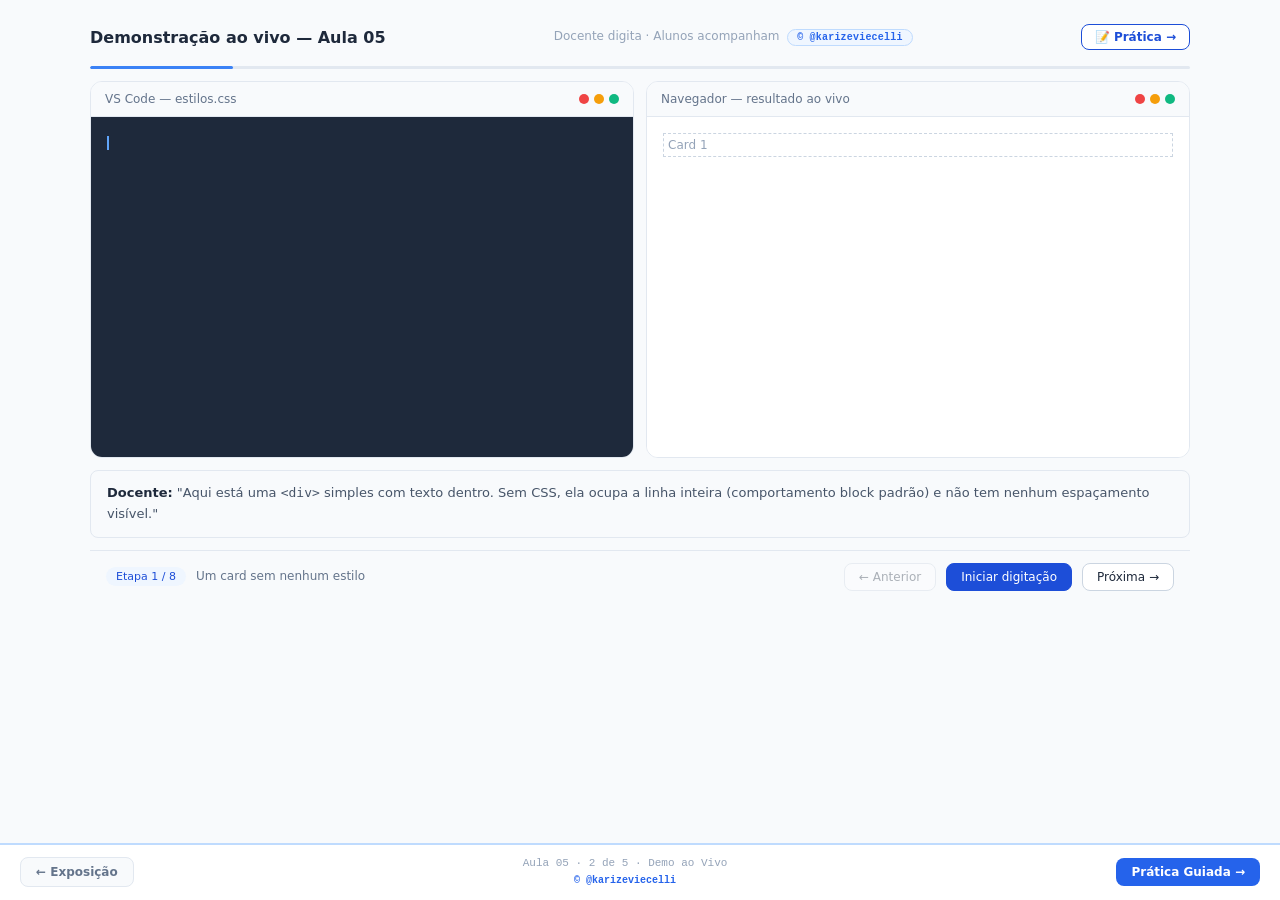
<file: Aula 05/a05_demo_ao_vivo.html>
<!DOCTYPE html>
<!-- ============================================================
     Material didático desenvolvido por @karizeviecelli
     © 2026 — Todos os direitos reservados.
     Uso autorizado exclusivamente para fins educacionais.
     Redistribuição sem crédito é proibida.
     ============================================================ -->
<html lang="pt-BR">
<head>
<meta charset="UTF-8">
<meta name="viewport" content="width=device-width, initial-scale=1.0">
  <meta name="author" content="@karizeviecelli">
  <meta name="copyright" content="© 2026 @karizeviecelli. Todos os direitos reservados.">
<title>Demonstração ao vivo — Aula 05 Box Model</title>
<style>
*{box-sizing:border-box;margin:0;padding:0}
body{font-family:system-ui,sans-serif;color:#1e293b;background:#f8fafc;min-height:100vh;padding:24px 24px 70px}

.demo-wrap{display:grid;grid-template-columns:1fr 1fr;gap:12px;max-width:1100px;margin:0 auto}

.panel{border:1px solid #e2e8f0;border-radius:12px;overflow:hidden;background:#fff}

.panel-hdr{display:flex;align-items:center;justify-content:space-between;padding:10px 14px;border-bottom:1px solid #e2e8f0;background:#f8fafc}
.panel-title{font-size:12px;font-weight:500;color:#64748b}
.dots-row{display:flex;gap:5px}
.dot{width:10px;height:10px;border-radius:50%}

.editor-body{background:#1E293B;min-height:340px;padding:16px;font-family:'Courier New',monospace;font-size:12px;line-height:1.75;color:#94A3B8;overflow:hidden;position:relative}
#code-output{white-space:pre-wrap;word-break:break-all}
.cursor{display:inline-block;width:2px;height:14px;background:#60A5FA;vertical-align:middle;animation:blink .9s step-end infinite}
@keyframes blink{0%,100%{opacity:1}50%{opacity:0}}

.preview-body{background:#ffffff;min-height:340px;padding:16px;overflow-y:auto}

.step-bar{padding:12px 16px;border-top:1px solid #e2e8f0;background:#f8fafc;display:flex;align-items:center;gap:10px;grid-column:1/-1}
.step-label{font-size:12px;color:#64748b;flex:1;line-height:1.4}
.step-badge{font-size:11px;font-weight:500;padding:3px 10px;border-radius:20px;white-space:nowrap;background:#eff6ff;color:#1d4ed8}
.ctrl-btn{font-size:12px;font-weight:500;padding:6px 14px;border-radius:8px;border:1px solid #cbd5e1;background:#ffffff;color:#1e293b;cursor:pointer;font-family:inherit;transition:background .15s;white-space:nowrap}
.ctrl-btn:hover{background:#f1f5f9}
.ctrl-btn.go{background:#1d4ed8;color:#fff;border-color:#1d4ed8}
.ctrl-btn.go:hover{background:#1e40af}
.ctrl-btn:disabled{opacity:.35;pointer-events:none}

.narr-box{grid-column:1/-1;border:1px solid #e2e8f0;border-radius:8px;padding:12px 16px;background:#f8fafc;font-size:13px;color:#475569;line-height:1.6;min-height:52px}
.narr-box strong{color:#1e293b;font-weight:600}

.prog-track{height:3px;background:#e2e8f0;border-radius:2px;grid-column:1/-1;overflow:hidden}
.prog-fill{height:100%;background:#3b82f6;border-radius:2px;transition:width .3s ease;width:0%}

.page-title{grid-column:1/-1;display:flex;align-items:center;justify-content:space-between;margin-bottom:4px}
.page-title h1{font-size:16px;font-weight:600;color:#1e293b}
.page-title p{font-size:12px;color:#94a3b8}

.k{color:#93C5FD}
.kv{color:#6EE7B7}
.a{color:#FDE68A}
.s{color:#FDA4AF}
.t{color:#E2E8F0}
.c{color:#475569;font-style:italic}

@media(max-width:700px){
  .demo-wrap{grid-template-columns:1fr}
  .panel:last-of-type{display:none}
}

/* ── Autoria @karizeviecelli ── */
.autoria-badge{
  display:inline-flex;align-items:center;gap:5px;
  font-size:10px;font-weight:600;color:#2563eb;
  background:#eff6ff;border:1px solid #bfdbfe;
  padding:2px 9px;border-radius:20px;text-decoration:none;
  font-family:'Courier New',monospace;letter-spacing:.02em;white-space:nowrap;
}
.autoria-badge:hover{background:#bfdbfe;color:#1e40af}
</style>
</head>
<body>

<div class="demo-wrap">
  <div class="page-title">
    <h1>Demonstração ao vivo — Aula 05</h1>
    <p>Docente digita · Alunos acompanham &nbsp;<a href="https://instagram.com/karizeviecelli" target="_blank" class="autoria-badge">© @karizeviecelli</a></p>

    <button onclick="window.location.href='a05_pratica_guiada.html'" style="font-size:12px;font-weight:600;background:#fff;border:1.5px solid #1d4ed8;color:#1d4ed8;padding:5px 13px;border-radius:8px;cursor:pointer;white-space:nowrap;font-family:inherit;flex-shrink:0" onmouseover="this.style.background='#eff6ff'" onmouseout="this.style.background='#fff'">📝 Prática →</button></div>

  <div class="prog-track"><div class="prog-fill" id="prog"></div></div>

  <div class="panel">
    <div class="panel-hdr">
      <span class="panel-title">VS Code — estilos.css</span>
      <div class="dots-row">
        <div class="dot" style="background:#ef4444"></div>
        <div class="dot" style="background:#f59e0b"></div>
        <div class="dot" style="background:#10b981"></div>
      </div>
    </div>
    <div class="editor-body"><span id="code-output"></span><span class="cursor" id="cur"></span></div>
  </div>

  <div class="panel">
    <div class="panel-hdr">
      <span class="panel-title">Navegador — resultado ao vivo</span>
      <div class="dots-row">
        <div class="dot" style="background:#ef4444"></div>
        <div class="dot" style="background:#f59e0b"></div>
        <div class="dot" style="background:#10b981"></div>
      </div>
    </div>
    <div class="preview-body" id="preview"></div>
  </div>

  <div class="narr-box" id="narr">Pronto para começar. Clique em <strong>Iniciar digitação</strong> para ver o docente construindo cards com box model correto.</div>

  <div class="step-bar">
    <span class="step-badge" id="step-badge">Etapa 1 / 8</span>
    <span class="step-label" id="step-desc">Um card sem nenhum estilo</span>
    <button class="ctrl-btn" id="btn-prev" onclick="prevStep()" disabled>&#8592; Anterior</button>
    <button class="ctrl-btn go" id="btn-play" onclick="playStep()">Iniciar digitação</button>
    <button class="ctrl-btn" id="btn-next" onclick="nextStep()" disabled>Próxima &#8594;</button>
  </div>
</div>

<script>
const STEPS = [
  {
    label: "Um card sem nenhum estilo",
    narr: "<strong>Docente:</strong> \"Aqui está uma <code>&lt;div&gt;</code> simples com texto dentro. Sem CSS, ela ocupa a linha inteira (comportamento block padrão) e não tem nenhum espaçamento visível.\"",
    code: `<span class="c">&lt;!-- HTML --&gt;</span>\n<span class="k">&lt;div</span> <span class="a">class</span>=<span class="s">"card"</span><span class="k">&gt;</span><span class="t">Card 1</span><span class="k">&lt;/div&gt;</span>\n\n<span class="c">/* estilos.css — ainda vazio */</span>`,
    preview: `<div style="border:1px dashed #cbd5e1;color:#94a3b8;font-size:12px;padding:4px">Card 1</div>`
  },
  {
    label: "Adicionando width e padding",
    narr: "<strong>Docente:</strong> \"Defino <code>width: 180px</code> e <code>padding: 16px</code>. Reparem: a caixa ficou maior que 180px na tela — o padding está sendo somado por fora.\"",
    code: `<span class="k">.card</span> <span class="t">{</span>\n  <span class="a">width</span>: <span class="s">180px</span><span class="t">;</span>\n  <span class="a">padding</span>: <span class="s">16px</span><span class="t">;</span>\n<span class="t">}</span>`,
    preview: `<div style="width:212px;background:#eff6ff;border:1px dashed #93c5fd;padding:16px;font-size:12px;color:#1e293b">Card 1 <span style="color:#94a3b8">(212px na tela!)</span></div>`
  },
  {
    label: "Aplicando box-sizing: border-box",
    narr: "<strong>Docente:</strong> \"Agora adiciono <code>box-sizing: border-box</code> no seletor universal. Vejam: a caixa volta a ter exatamente 180px, mesmo com o padding.\"",
    code: `<span class="k">*</span> <span class="t">{</span>\n  <span class="a">box-sizing</span>: <span class="s">border-box</span><span class="t">;</span>\n<span class="t">}</span>\n\n<span class="k">.card</span> <span class="t">{</span>\n  <span class="a">width</span>: <span class="s">180px</span><span class="t">;</span>\n  <span class="a">padding</span>: <span class="s">16px</span><span class="t">;</span>\n<span class="t">}</span>`,
    preview: `<div style="box-sizing:border-box;width:180px;background:#eff6ff;border:1px dashed #93c5fd;padding:16px;font-size:12px;color:#1e293b">Card 1 <span style="color:#22c55e">(180px exatos!)</span></div>`
  },
  {
    label: "Adicionando border",
    narr: "<strong>Docente:</strong> \"Adiciono uma <code>border</code> visível. Como já temos border-box, a largura total continua sendo 180px — a border é descontada de dentro também.\"",
    code: `<span class="k">.card</span> <span class="t">{</span>\n  <span class="a">width</span>: <span class="s">180px</span><span class="t">;</span>\n  <span class="a">padding</span>: <span class="s">16px</span><span class="t">;</span>\n  <span class="a">border</span>: <span class="s">2px solid #1e293b</span><span class="t">;</span>\n<span class="t">}</span>`,
    preview: `<div style="box-sizing:border-box;width:180px;background:#eff6ff;border:2px solid #1e293b;padding:16px;font-size:12px;color:#1e293b">Card 1</div>`
  },
  {
    label: "Adicionando margin entre os cards",
    narr: "<strong>Docente:</strong> \"Duplico o card no HTML e adiciono <code>margin: 10px</code>. Vejam o espaço aparecer entre os dois — é a 'distância na parede' entre os quadros.\"",
    code: `<span class="c">&lt;!-- HTML --&gt;</span>\n<span class="k">&lt;div</span> <span class="a">class</span>=<span class="s">"card"</span><span class="k">&gt;</span><span class="t">Card 1</span><span class="k">&lt;/div&gt;</span>\n<span class="k">&lt;div</span> <span class="a">class</span>=<span class="s">"card"</span><span class="k">&gt;</span><span class="t">Card 2</span><span class="k">&lt;/div&gt;</span>\n\n<span class="c">/* CSS */</span>\n<span class="k">.card</span> <span class="t">{</span> ... <span class="a">margin</span>: <span class="s">10px</span><span class="t">;</span> <span class="t">}</span>`,
    preview: `<div style="box-sizing:border-box;width:180px;background:#eff6ff;border:2px solid #1e293b;padding:16px;margin:10px 0;font-size:12px">Card 1</div><div style="box-sizing:border-box;width:180px;background:#eff6ff;border:2px solid #1e293b;padding:16px;margin:10px 0;font-size:12px">Card 2</div>`
  },
  {
    label: "Colocando os cards lado a lado com inline-block",
    narr: "<strong>Docente:</strong> \"Como são divs, o display padrão é block — cada um vai para uma linha nova. Adiciono <code>display: inline-block</code> para colocá-los lado a lado.\"",
    code: `<span class="k">.card</span> <span class="t">{</span>\n  <span class="a">display</span>: <span class="s">inline-block</span><span class="t">;</span>\n  <span class="a">width</span>: <span class="s">140px</span><span class="t">;</span>\n  <span class="a">padding</span>: <span class="s">16px</span><span class="t">;</span>\n  <span class="a">border</span>: <span class="s">2px solid #1e293b</span><span class="t">;</span>\n  <span class="a">margin</span>: <span class="s">10px</span><span class="t">;</span>\n<span class="t">}</span>`,
    preview: `<div style="box-sizing:border-box;display:inline-block;width:140px;background:#eff6ff;border:2px solid #1e293b;padding:16px;margin:10px;font-size:12px">Card 1</div><div style="box-sizing:border-box;display:inline-block;width:140px;background:#eff6ff;border:2px solid #1e293b;padding:16px;margin:10px;font-size:12px">Card 2</div><div style="box-sizing:border-box;display:inline-block;width:140px;background:#eff6ff;border:2px solid #1e293b;padding:16px;margin:10px;font-size:12px">Card 3</div>`
  },
  {
    label: "Escondendo um elemento com display: none",
    narr: "<strong>Docente:</strong> \"Adiciono um aviso e aplico <code>display: none</code>. Reparem: ele desaparece completamente — nem o espaço dele fica reservado na página.\"",
    code: `<span class="c">&lt;!-- HTML --&gt;</span>\n<span class="k">&lt;p</span> <span class="a">class</span>=<span class="s">"aviso"</span><span class="k">&gt;</span><span class="t">Aviso temporário</span><span class="k">&lt;/p&gt;</span>\n\n<span class="c">/* CSS */</span>\n<span class="k">.aviso</span> <span class="t">{</span>\n  <span class="a">display</span>: <span class="s">none</span><span class="t">;</span>\n<span class="t">}</span>`,
    preview: `<div style="font-size:12px;color:#94a3b8;font-style:italic">O elemento .aviso existe no HTML, mas não aparece em lugar nenhum — nem o espaço dele ficou reservado.</div>`
  },
  {
    label: "Resultado final",
    narr: "<strong>Docente:</strong> \"Vejam o resultado completo: 3 cards com box model controlado, lado a lado, com espaçamento consistente. Isso é a base de praticamente todo layout em CSS. Agora é a vez de vocês.\"",
    code: `<span class="c">/* estilos.css completo */</span>\n<span class="k">*</span> <span class="t">{</span> <span class="a">box-sizing</span>: <span class="s">border-box</span><span class="t">;</span> <span class="t">}</span>\n<span class="k">.card</span> <span class="t">{</span>\n  <span class="a">display</span>: <span class="s">inline-block</span><span class="t">;</span>\n  <span class="a">width</span>: <span class="s">140px</span><span class="t">;</span>\n  <span class="a">padding</span>: <span class="s">16px</span><span class="t">;</span>\n  <span class="a">border</span>: <span class="s">2px solid #1e293b</span><span class="t">;</span>\n  <span class="a">margin</span>: <span class="s">10px</span><span class="t">;</span>\n<span class="t">}</span>`,
    preview: `<div style="box-sizing:border-box;display:inline-block;width:130px;background:#eff6ff;border:2px solid #1e293b;padding:14px;margin:8px;font-size:12px">Card 1</div><div style="box-sizing:border-box;display:inline-block;width:130px;background:#eff6ff;border:2px solid #1e293b;padding:14px;margin:8px;font-size:12px">Card 2</div><div style="box-sizing:border-box;display:inline-block;width:130px;background:#eff6ff;border:2px solid #1e293b;padding:14px;margin:8px;font-size:12px">Card 3</div>`
  }
];

let cur=0, typing=false, typeTimer=null;

function render(){
  const s=STEPS[cur];
  document.getElementById('step-badge').textContent=`Etapa ${cur+1} / ${STEPS.length}`;
  document.getElementById('step-desc').textContent=s.label;
  document.getElementById('prog').style.width=`${Math.round(((cur+1)/STEPS.length)*100)}%`;
  document.getElementById('btn-prev').disabled=cur===0;
  document.getElementById('btn-next').disabled=cur===STEPS.length-1;
  document.getElementById('narr').innerHTML=s.narr;
  document.getElementById('preview').innerHTML=s.preview||'';
}

function showCode(s){
  document.getElementById('code-output').innerHTML=s.code;
}

function playStep(){
  if(typing)return;
  typing=true;
  const s=STEPS[cur];
  const out=document.getElementById('code-output');
  out.innerHTML='';
  document.getElementById('btn-play').disabled=true;
  document.getElementById('btn-prev').disabled=true;
  document.getElementById('btn-next').disabled=true;

  const full=s.code;
  const stripped=full.replace(/<[^>]+>/g,'');
  const htmlParts=[];
  let i=0,pos=0;
    while(i<full.length){
    if(full[i]==='<'){
      const end=full.indexOf('>',i);
      if(end!==-1){htmlParts.push({type:'tag',val:full.slice(i,end+1),pos});i=end+1;continue;}
    }
    if(full[i]==='&'){
      // entidade HTML (&lt; &gt; &quot; &amp; ...) digitada como um único caractere
      const m=full.slice(i,i+10).match(/^&[a-zA-Z#0-9]+;/);
      if(m){htmlParts.push({type:'char',val:m[0],pos,ch:'x'});pos+=m[0].length;i+=m[0].length;continue;}
    }
    htmlParts.push({type:'char',val:full[i],pos,ch:stripped[pos]||''});
    pos++;i++;
  }

  let pi=0;
  function tick(){
    if(pi>=htmlParts.length){
      typing=false;
      document.getElementById('btn-play').textContent='Rever';
      document.getElementById('btn-play').disabled=false;
      document.getElementById('btn-next').disabled=cur===STEPS.length-1;
      document.getElementById('btn-prev').disabled=false;
      return;
    }
    const p=htmlParts[pi];
    if(p.type==='tag'){out.innerHTML+=p.val;pi++;tick();return;}
    out.innerHTML+=p.val;
    pi++;
    const delay=p.ch==='\n'?60:p.ch===' '?20:Math.random()*25+18;
    typeTimer=setTimeout(tick,delay);
  }
  tick();
}

function nextStep(){
  if(typing){clearTimeout(typeTimer);typing=false;}
  cur=Math.min(cur+1,STEPS.length-1);
  render();
  showCode(STEPS[cur]);
  document.getElementById('btn-play').textContent='Rever';
  document.getElementById('btn-play').disabled=false;
}

function prevStep(){
  if(typing){clearTimeout(typeTimer);typing=false;}
  cur=Math.max(cur-1,0);
  render();
  showCode(STEPS[cur]);
  document.getElementById('btn-play').textContent='Rever';
  document.getElementById('btn-play').disabled=false;
}

render();
document.getElementById('code-output').innerHTML='';
document.getElementById('btn-play').textContent='Iniciar digitação';
</script>

<!-- NAV BAR -->
<div style="position:fixed;bottom:0;left:0;right:0;background:#fff;border-top:2px solid #bfdbfe;padding:10px 20px;display:flex;align-items:center;justify-content:space-between;z-index:9999;gap:12px">
  <a href="a05_exposicao.html" style="display:inline-flex;align-items:center;gap:6px;background:#f8fafc;color:#64748b;font-size:12px;font-weight:600;padding:7px 15px;border-radius:8px;text-decoration:none;border:1px solid #e2e8f0;white-space:nowrap" onmouseover="this.style.background='#f1f5f9'" onmouseout="this.style.background='#f8fafc'">&#8592; Exposição</a>
  <div style="font-size:11px;color:#94a3b8;font-family:'Courier New',monospace;text-align:center;flex:1;line-height:1.6">Aula 05 &middot; 2 de 5 &middot; Demo ao Vivo<br><a href="https://instagram.com/karizeviecelli" target="_blank" style="color:#2563eb;text-decoration:none;font-weight:600;font-size:10px">© @karizeviecelli</a></div>
  <a href="a05_pratica_guiada.html" style="display:inline-flex;align-items:center;gap:6px;background:#2563eb;color:#fff;font-size:12px;font-weight:600;padding:7px 15px;border-radius:8px;text-decoration:none;white-space:nowrap" onmouseover="this.style.background='#1d4ed8'" onmouseout="this.style.background='#2563eb'">Prática Guiada &#8594;</a>
</div>
</body>
</html>
</file>
<file: Entregas/Aula 05/css/style.css>
* {
    box-sizing: border-box;
}


body {
    margin: 0;
    padding: 20px;

    font-family: Arial, sans-serif;

    background-color: #f2f2f2;

    color: #222;
}


/* Centraliza o título e a descrição */
header {
    text-align: center;

    margin-bottom: 30px;
}


header h1 {
    background-color: #000000;
    color: white;

    padding: 15px 20px;

    margin: 0 auto 30px auto;

    width: 100%;

    text-align: center;
}


/* Centraliza os cards */
main {
    text-align: center;

    display: flex;

    justify-content: center;

    align-items: center;

    gap: 20px;

    flex-wrap: wrap;
}


/* Estilo dos cards */
.card,
.iPhone {
    width: 280px;
    min-height: 330px;
    padding: 20px;

    border: 2px solid #222;
    border-radius: 10px;

    margin: 10px;

    text-align: center;

    display: flex;
    flex-direction: column;
    justify-content: center;
    align-items: center;
    flex-basis: auto;
}


/* Card do iPhone */
.iPhone {
    background-color: #eeeaff;
    border-color: #d6ccff;

    /* Define a ordem do card */
    order: 2;
}


/* Card Samsung */
.samsung {
    background-color: #e5f2ff;

    border-color: #c5e2ff;
}


/* Card Xiaomi */
.xiaomi {
    background-color: #fff0df;

    border-color: #ffd8ad;
}


/* Card Nokia */
.nokia {
    background-color: #e5f6ed;

    border-color: #c3ead5;
}


/* Card Poco */
.poco {
    background-color: #e7f1ff;

    border-color: #c5ddff;
}


/* Card Mi Band */
.mi {
    background-color: #ffe8f0;

    border-color: #ffc9d9;
}



/* Título dos cards */
.card h2,
.iPhone h2 {
    margin-top: 10px;

    font-size: 22px;
}


/* Texto dos cards */
.card p,
.iPhone p {
    font-size: 16px;

    line-height: 1.5;
}


/* Preço dos smartphones */
.preco {
    font-size: 20px !important;

    font-weight: bold;

    margin: 15px 0;
}


/* Nome da marca */
.card span,
.iPhone span {
    
    font-weight: bold;

    margin-top: 5px;
}


/* Destaque */
.destaque {
    display: inline;

    padding: 5px 10px;

    background-color: #222;

    color: white;
}


/* Texto oculto */
.oculto {
    display: none;
}

.navbar{
    display: flex;
    justify-content: space-between;
    align-items: center;
    gap: 12px;

}
.nav-links{
    list-style: none;
    display: flex;
    gap: 20px;

}
.grade-de-cards{
    

    display: flex;

    grid-template-columns: repeat(3, 280px);

    gap: 30px;

    justify-content: center;

    width: 60%;

    flex-wrap: wrap;
   
}
</file>
<file: Entregas/Aula 08/css/style.css>
* {
    box-sizing: border-box;
}


body {
    margin: 0;
    padding: 20px;

    font-family: Arial, sans-serif;

    background-color: #f2f2f2;

    color: #222;
}


/* Centraliza o título e a descrição */
header {
    text-align: center;

    margin-bottom: 30px;
}


header h1 {
    background-color: #000000;
    color: white;

    padding: 15px 20px;

    margin: 0 auto 30px auto;

    width: 100%;

    text-align: center;
}


/* Menu */
.navbar {
    display: flex;

    justify-content: space-between;

    align-items: center;

    gap: 12px;

    flex-wrap: wrap;
}


.logo p {
    margin: 0;
}


.nav-links {
    list-style: none;

    display: flex;

    gap: 20px;

    margin: 0;

    padding: 0;
}


.nav-links a {
    color: #222;

    text-decoration: none;

    font-weight: bold;
}


/* Área principal */
main {
    text-align: center;
}


/* Grade dos cards */
.grade-de-cards {
    display: grid;

    /* Começa com 1 coluna */
    grid-template-columns: 1fr;

    gap: 30px;

    justify-content: center;

    width: 100%;

    max-width: 1000px;

    margin: 0 auto;
}


/* Estilo dos cards */
.card,
.iPhone {
    width: 100%;

    min-height: 330px;

    padding: 20px;

    border: 2px solid #222;

    border-radius: 10px;

    text-align: center;

    display: flex;

    flex-direction: column;

    justify-content: center;

    align-items: center;
}


/* Card do iPhone */
.iPhone {
    background-color: #eeeaff;

    border-color: #d6ccff;

    /* Define a ordem do card */
    order: 2;
}


/* Card Samsung */
.samsung {
    background-color: #e5f2ff;

    border-color: #c5e2ff;
}


/* Card Xiaomi */
.xiaomi {
    background-color: #fff0df;

    border-color: #ffd8ad;
}


/* Card Nokia */
.nokia {
    background-color: #e5f6ed;

    border-color: #c3ead5;
}


/* Card Poco */
.poco {
    background-color: #e7f1ff;

    border-color: #c5ddff;
}


/* Card Mi Band */
.mi-band {
    background-color: #ffe8f0;

    border-color: #ffc9d9;
}


/* Título dos cards */
.card h2,
.iPhone h2 {
    margin-top: 10px;

    font-size: 22px;
}


/* Texto dos cards */
.card p,
.iPhone p {
    font-size: 16px;

    line-height: 1.5;
}


/* Preço dos smartphones */
.preco {
    font-size: 20px !important;

    font-weight: bold;

    margin: 15px 0;
}


/* Nome da marca */
.card span,
.iPhone span {
    font-weight: bold;

    margin-top: 5px;
}


/* Destaque */
.destaque {
    display: inline-block;

    padding: 5px 10px;

    background-color: #222;

    color: white;
}


/* Texto oculto */
.oculto {
    display: none;
}


/* Imagens responsivas */
img {
    max-width: 100%;

    height: auto;
}



/* TABLET - A partir de 768px */


@media (min-width: 768px) {

    .grade-de-cards {
        grid-template-columns: repeat(2, 1fr);
    }

}



/* DESKTOP - A partir de 1024px */


@media (min-width: 1024px) {

    .grade-de-cards {
        grid-template-columns: repeat(3, 1fr);
    }

}



/* TELA MENOR QUE 768px */


@media (max-width: 768px) {

    body {
        padding: 15px;
    }


    .navbar {
        flex-direction: column;

        justify-content: center;
    }


    .nav-links {
        justify-content: center;

        flex-wrap: wrap;
    }


    .grade-de-cards {
        width: 100%;
    }

}



/* CELULAR - TELA MENOR QUE 480px */


@media (max-width: 480px) {

    body {
        padding: 10px;
    }


    header h1 {
        font-size: 24px;

        padding: 10px;
    }


    .logo p {
        font-size: 14px;
    }


    .nav-links {
        gap: 10px;

        font-size: 14px;
    }


    .card,
    .iPhone {
        width: 100%;

        min-height: 300px;

        padding: 15px;
    }


    .card h2,
    .iPhone h2 {
        font-size: 18px;
    }


    .card p,
    .iPhone p {
        font-size: 14px;
    }


    .preco {
        font-size: 18px !important;
    }

}
</file>
